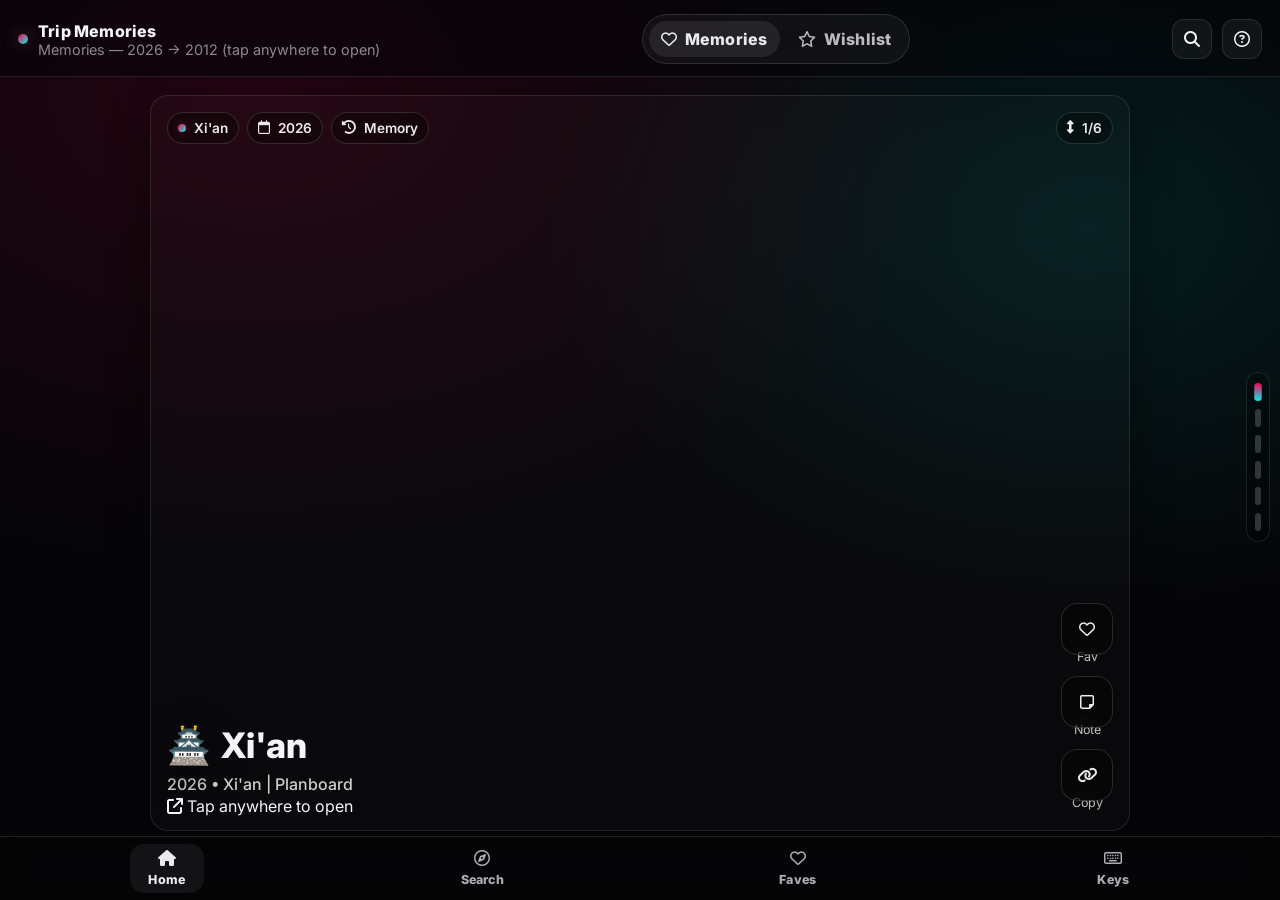
<file: Index.html>
<!doctype html>
<html lang="en">
<head>
  <meta charset="utf-8" />
  <meta name="viewport" content="width=device-width, initial-scale=1, viewport-fit=cover" />
  <meta name="description" content="A TikTok-style memories + wishlist index for your travel pages." />
  <title>Trip Memories</title>

  <link rel="preconnect" href="https://fonts.googleapis.com">
  <link rel="preconnect" href="https://fonts.gstatic.com" crossorigin>
  <link href="https://fonts.googleapis.com/css2?family=Inter:wght@400;500;600;700;800&display=swap" rel="stylesheet">
  <link href="https://cdnjs.cloudflare.com/ajax/libs/font-awesome/6.4.0/css/all.min.css" rel="stylesheet"/>

  <style>
    :root{
      --bg:#050508;
      --text:#F5F5FA;
      --muted: rgba(245,245,250,.72);
      --muted2: rgba(245,245,250,.55);
      --accent:#ff0050;
      --accent2:#00f2ea;
      --line: rgba(255,255,255,.10);
      --radius: 18px;
      --shadow: 0 18px 40px rgba(0,0,0,.45);

      --safe-top: env(safe-area-inset-top, 0px);
      --safe-bottom: env(safe-area-inset-bottom, 0px);
    }

    *{ box-sizing:border-box; }
    html, body{ height:100%; }
    body{
      margin:0;
      font-family: Inter, system-ui, -apple-system, Segoe UI, Roboto, sans-serif;
      background: radial-gradient(1200px 800px at 20% 10%, rgba(255,0,80,.12), transparent 60%),
                  radial-gradient(1000px 700px at 85% 25%, rgba(0,242,234,.10), transparent 55%),
                  var(--bg);
      color:var(--text);
      overflow:hidden;
    }
    a{ color:inherit; text-decoration:none; }
    button{ font:inherit; }

    .app{ height:100%; display:flex; flex-direction:column; }

    .topbar{
      padding: calc(14px + var(--safe-top)) 18px 12px;
      display:flex;
      align-items:center;
      justify-content:space-between;
      gap:12px;
      border-bottom: 1px solid var(--line);
      background: rgba(5,5,8,.55);
      backdrop-filter: blur(14px);
    }
    .brand{ display:flex; align-items:center; gap:10px; min-width:0; }
    .brand .dot{
      width:10px; height:10px; border-radius:50%;
      background: linear-gradient(135deg, var(--accent), var(--accent2));
      box-shadow: 0 0 18px rgba(255,0,80,.35), 0 0 18px rgba(0,242,234,.25);
      flex:0 0 auto;
    }
    .brand-wrap{ min-width:0; }
    .brand .title{ font-weight:800; letter-spacing:.2px; white-space:nowrap; overflow:hidden; text-overflow:ellipsis; }
    .brand .subtitle{ color: var(--muted2); font-size:.9rem; white-space:nowrap; overflow:hidden; text-overflow:ellipsis; }

    .actions{ display:flex; gap:10px; align-items:center; }
    .icon-btn{
      width:40px; height:40px;
      border-radius:12px;
      border:1px solid var(--line);
      background: rgba(255,255,255,.05);
      color: var(--text);
      display:grid; place-items:center;
      cursor:pointer;
      transition: transform .15s ease, background .15s ease;
    }
    .icon-btn:hover{ transform: translateY(-1px); background: rgba(255,255,255,.08); }

    /* Section toggle (Memories / Wishlist) */
    .seg{
      display:flex;
      gap:6px;
      padding: 6px;
      border-radius: 999px;
      border: 1px solid rgba(255,255,255,.12);
      background: rgba(255,255,255,.05);
      backdrop-filter: blur(14px);
      flex: 0 0 auto;
    }
    .seg-btn{
      border:none;
      background: transparent;
      color: rgba(245,245,250,.75);
      padding: 8px 12px;
      border-radius: 999px;
      cursor:pointer;
      font-weight: 800;
      letter-spacing:.2px;
      display:flex;
      align-items:center;
      gap:8px;
      transition: background .15s ease, color .15s ease;
    }
    .seg-btn.active{
      color: rgba(245,245,250,.95);
      background: rgba(255,255,255,.08);
    }

    .feed-wrap{ position:relative; flex:1; min-height:0; }
    .feed{
      height:100%;
      overflow-y:auto;
      scroll-snap-type: y mandatory;
      -webkit-overflow-scrolling: touch;
    }
    .post{
      height: calc(100vh - 64px - 64px - var(--safe-top) - var(--safe-bottom));
      min-height: 520px;
      scroll-snap-align: start;
      scroll-snap-stop: always;
      position:relative;
      display:flex;
      align-items:stretch;
      justify-content:center;
      padding: 18px;
    }
    .frame{
      width: min(980px, 100%);
      height: 100%;
      border-radius: var(--radius);
      position:relative;
      overflow:hidden;
      box-shadow: var(--shadow);
      border: 1px solid rgba(255,255,255,.10);
      background: rgba(255,255,255,.02);
    }
    .bg{ position:absolute; inset:0; transform: scale(1.02); filter: saturate(1.15) contrast(1.05); }
    .bg::after{
      content:'';
      position:absolute; inset:0;
      background: radial-gradient(900px 600px at 10% 20%, rgba(255,255,255,.08), transparent 55%),
                  linear-gradient(180deg, rgba(0,0,0,.15), rgba(0,0,0,.55));
      pointer-events:none;
    }

    .hud{
      position:absolute; inset:0;
      display:flex;
      flex-direction:column;
      justify-content:space-between;
      padding: 16px 16px 14px;
    }
    .hud-top{ display:flex; align-items:center; justify-content:space-between; gap:12px; }
    .chips{ display:flex; gap:8px; flex-wrap:wrap; }
    .chip{
      display:inline-flex;
      align-items:center;
      gap:8px;
      padding: 7px 10px;
      border-radius: 999px;
      background: rgba(0,0,0,.35);
      border: 1px solid rgba(255,255,255,.14);
      color: rgba(255,255,255,.92);
      font-weight: 600;
      font-size: .85rem;
      backdrop-filter: blur(8px);
    }
    .chip .pill{
      width:8px; height:8px; border-radius:50%;
      background: linear-gradient(135deg, var(--accent), var(--accent2));
      box-shadow: 0 0 10px rgba(255,0,80,.35);
    }
    .chip.wish .pill{
      background: linear-gradient(135deg, rgba(241,196,83,1), rgba(0,242,234,1));
      box-shadow: 0 0 12px rgba(241,196,83,.35);
    }

    .hud-bottom{ display:flex; align-items:flex-end; justify-content:space-between; gap:18px; }
    .caption{ max-width: 72ch; min-width:0; }
    .place{
      display:flex;
      align-items:center;
      gap:10px;
      font-weight: 800;
      font-size: clamp(1.35rem, 3.2vw, 2.2rem);
      letter-spacing:.2px;
      line-height:1.1;
    }
    .place .emoji{ filter: drop-shadow(0 10px 18px rgba(0,0,0,.45)); }
    .sub{ margin-top:10px; color: rgba(255,255,255,.80); font-weight:500; line-height:1.35; }

    .note-preview{
      margin-top: 10px;
      padding: 10px 12px;
      border-radius: 12px;
      background: rgba(0,0,0,.35);
      border: 1px solid rgba(255,255,255,.12);
      color: rgba(255,255,255,.78);
      display:none;
    }
    .note-preview.show{ display:block; }

    .open-pill{
      display:inline-flex;
      align-items:center;
      gap:10px;
      padding: 12px 14px;
      border-radius: 999px;
      border: 1px solid rgba(255,255,255,.16);
      background: rgba(0,0,0,.35);
      backdrop-filter: blur(10px);
      cursor:pointer;
      font-weight: 800;
      color: rgba(255,255,255,.92);
      margin-top: 14px;
      transition: transform .15s ease, background .15s ease;
    }
    .open-pill:hover{ transform: translateY(-1px); background: rgba(0,0,0,.45); }

    .right-rail{ display:flex; flex-direction:column; gap:12px; align-items:center; padding-bottom: 6px; }
    .rail-btn{
      width: 52px;
      height: 52px;
      border-radius: 16px;
      border: 1px solid rgba(255,255,255,.14);
      background: rgba(0,0,0,.32);
      color: rgba(255,255,255,.92);
      display:grid;
      place-items:center;
      cursor:pointer;
      backdrop-filter: blur(10px);
      transition: transform .15s ease, background .15s ease;
    }
    .rail-btn:hover{ transform: translateY(-1px); background: rgba(0,0,0,.42); }
    .rail-label{ font-size:.78rem; color: rgba(255,255,255,.75); text-align:center; margin-top: -6px; }

    .dots{
      position:absolute;
      right: 10px;
      top: 50%;
      transform: translateY(-50%);
      display:flex;
      flex-direction:column;
      gap:8px;
      z-index: 10;
      padding: 10px 8px;
      border-radius: 999px;
      background: rgba(0,0,0,.22);
      border: 1px solid rgba(255,255,255,.10);
      backdrop-filter: blur(10px);
    }
    .dot{ width: 6px; height: 18px; border-radius: 999px; background: rgba(255,255,255,.18); cursor:pointer; transition: background .15s ease, transform .15s ease; }
    .dot.active{ background: linear-gradient(180deg, var(--accent), var(--accent2)); transform: scaleX(1.25); }
    .dot.active.wish{ background: linear-gradient(180deg, rgba(241,196,83,1), rgba(0,242,234,1)); }

    .bottomnav{
      height: calc(64px + var(--safe-bottom));
      padding: 10px 14px calc(10px + var(--safe-bottom));
      border-top: 1px solid var(--line);
      background: rgba(5,5,8,.60);
      backdrop-filter: blur(14px);
      display:flex;
      align-items:center;
      justify-content:space-around;
      gap:10px;
    }
    .navbtn{
      min-width: 74px;
      border: none;
      background: transparent;
      color: rgba(245,245,250,.70);
      display:flex;
      flex-direction:column;
      gap:6px;
      align-items:center;
      justify-content:center;
      cursor:pointer;
      padding: 6px 10px;
      border-radius: 14px;
      transition: background .15s ease, color .15s ease;
    }
    .navbtn.active{ color: rgba(245,245,250,.95); background: rgba(255,255,255,.06); }
    .navbtn .label{ font-size:.78rem; font-weight:800; letter-spacing:.2px; }

    /* Modal */
    .modal-backdrop{
      position:fixed; inset:0;
      background: rgba(0,0,0,.55);
      display:none;
      align-items:flex-end;
      justify-content:center;
      z-index: 50;
    }
    .modal-backdrop.show{ display:flex; }
    .modal{
      width: min(760px, 100%);
      border-radius: 18px 18px 0 0;
      border: 1px solid rgba(255,255,255,.14);
      background: rgba(10,10,18,.92);
      backdrop-filter: blur(16px);
      box-shadow: 0 -20px 40px rgba(0,0,0,.45);
      padding: 14px 14px 18px;
    }
    .modal-handle{ width: 44px; height: 5px; border-radius: 999px; background: rgba(255,255,255,.18); margin: 6px auto 12px; }
    .modal-head{ display:flex; align-items:center; justify-content:space-between; gap:12px; padding: 0 4px 12px; border-bottom: 1px solid rgba(255,255,255,.08); }
    .modal-title{ font-weight: 900; }
    .modal-close{
      width: 40px; height: 40px;
      border-radius: 12px;
      border: 1px solid rgba(255,255,255,.14);
      background: rgba(255,255,255,.06);
      color: rgba(255,255,255,.92);
      cursor:pointer;
    }

    .field{ margin-top: 14px; display:flex; gap:10px; align-items:center; }
    .input{
      flex:1;
      border-radius: 14px;
      border: 1px solid rgba(255,255,255,.14);
      background: rgba(0,0,0,.25);
      color: rgba(255,255,255,.92);
      padding: 12px 14px;
      outline:none;
    }
    .btn{
      border-radius: 14px;
      border: 1px solid rgba(255,255,255,.14);
      background: linear-gradient(135deg, rgba(255,0,80,.35), rgba(0,242,234,.25));
      color: rgba(255,255,255,.92);
      padding: 12px 14px;
      cursor:pointer;
      font-weight: 900;
    }
    .btn.wish{ background: linear-gradient(135deg, rgba(241,196,83,.30), rgba(0,242,234,.22)); }

    .list{ margin-top: 14px; display:flex; flex-direction:column; gap:10px; max-height: 52vh; overflow:auto; padding-right: 4px; }
    .row{
      display:flex;
      align-items:center;
      justify-content:space-between;
      gap:12px;
      padding: 12px 12px;
      border-radius: 14px;
      border: 1px solid rgba(255,255,255,.10);
      background: rgba(255,255,255,.05);
    }
    .row-left{ min-width:0; }
    .row-title{ font-weight: 900; }
    .row-sub{ color: rgba(255,255,255,.70); font-size:.9rem; white-space:nowrap; overflow:hidden; text-overflow:ellipsis; }
    .row-open{
      border-radius: 12px;
      border: 1px solid rgba(255,255,255,.16);
      background: rgba(0,0,0,.22);
      color: rgba(255,255,255,.92);
      padding: 10px 12px;
      cursor:pointer;
      font-weight: 900;
      white-space:nowrap;
    }

    @media (max-width: 520px){
      .post{ padding: 12px; }
      .dots{ right: 6px; }
    }

    @media (prefers-reduced-motion: reduce){
      *{ scroll-behavior:auto !important; transition:none !important; animation:none !important; }
    }
  </style>
</head>
<body>
  <div class="app">
    <header class="topbar">
      <div class="brand">
        <div class="dot" aria-hidden="true"></div>
        <div class="brand-wrap">
          <div class="title">Trip Memories</div>
          <div class="subtitle" id="brandSubtitle">Swipe your pages like a feed</div>
        </div>
      </div>

      <div class="seg" role="tablist" aria-label="Section">
        <button class="seg-btn active" id="segMem" role="tab" aria-selected="true"><i class="fa-regular fa-heart"></i>Memories</button>
        <button class="seg-btn" id="segWish" role="tab" aria-selected="false"><i class="fa-regular fa-star"></i>Wishlist</button>
      </div>

      <div class="actions">
        <button class="icon-btn" id="btnSearch" title="Search / Jump"><i class="fa-solid fa-magnifying-glass"></i></button>
        <button class="icon-btn" id="btnHelp" title="Shortcuts"><i class="fa-regular fa-circle-question"></i></button>
      </div>
    </header>

    <div class="feed-wrap">
      <div class="dots" id="dots" aria-label="Feed progress"></div>
      <main class="feed" id="feed" aria-label="Trip feed"></main>
    </div>

    <nav class="bottomnav" aria-label="Bottom navigation">
      <button class="navbtn active" id="navHome"><i class="fa-solid fa-house"></i><span class="label">Home</span></button>
      <button class="navbtn" id="navSearch"><i class="fa-regular fa-compass"></i><span class="label">Search</span></button>
      <button class="navbtn" id="navFav"><i class="fa-regular fa-heart"></i><span class="label">Faves</span></button>
      <button class="navbtn" id="navKeys"><i class="fa-regular fa-keyboard"></i><span class="label">Keys</span></button>
    </nav>
  </div>

  <!-- Modal -->
  <div class="modal-backdrop" id="modalBackdrop" role="dialog" aria-modal="true" aria-hidden="true">
    <div class="modal">
      <div class="modal-handle" aria-hidden="true"></div>
      <div class="modal-head">
        <div class="modal-title" id="modalTitle">Search</div>
        <button class="modal-close" id="modalClose" aria-label="Close"><i class="fa-solid fa-xmark"></i></button>
      </div>

      <div class="field" id="searchField">
        <input class="input" id="searchInput" placeholder="Type a place or year (e.g., Bali, 2026)..." />
        <button class="btn" id="searchClear">Clear</button>
      </div>

      <div class="field" id="noteField" style="display:none;">
        <input class="input" id="noteInput" placeholder="Write a quick memory (saved locally)..." />
        <button class="btn" id="noteSave">Save</button>
      </div>

      <div class="list" id="modalList"></div>
    </div>
  </div>

  <script>
/**
 * This index is driven by manifest.json (so you can add/remove pages without editing Index.html).
 * Notes:
 * - If you open Index.html directly via file://, browsers may block fetch(). This page will fall back to DEFAULT_MANIFEST.
 * - For best results, run a local server:  python -m http.server 8000  and open http://localhost:8000/
 */
let PAGES = [];

const DEFAULT_MANIFEST = {
  "memories": [
    {
      "file": "pages/2026_Xian.html",
      "cover": "covers/2026_Xian.png",
      "place": "Xi'an",
      "year": 2026
    },
    {
      "file": "pages/2024_KL.html",
      "cover": "covers/2024_KL.png",
      "place": "Kuala Lumpur",
      "year": 2024
    },
    {
      "file": "pages/2018_Phuket.html",
      "cover": "covers/2018_Phuket.png",
      "place": "Phuket",
      "year": 2018
    },
    {
      "file": "pages/2016_HK.html",
      "cover": "covers/2016_HK.png",
      "place": "Hong Kong",
      "year": 2016
    },
    {
      "file": "pages/2014_Macau.html",
      "cover": "covers/2014_Macau.png",
      "place": "Macau",
      "year": 2014
    },
    {
      "file": "pages/2012_Taiwan.html",
      "cover": "covers/2012_Taiwan.png",
      "place": "Taiwan",
      "year": 2012
    }
  ],
  "wishlist": [
    {
      "file": "pages/XXXX_Bali.html",
      "cover": "covers/XXXX_Bali.png",
      "place": "Bali"
    },
    {
      "file": "pages/XXXX_Chongqing.html",
      "cover": "covers/XXXX_Chongqing.png",
      "place": "Chongqing"
    },
    {
      "file": "pages/XXXX_Mexico.html",
      "cover": "covers/XXXX_Mexico.png",
      "place": "Mexico"
    },
    {
      "file": "pages/XXXX_Saigon.html",
      "cover": "covers/XXXX_Saigon.png",
      "place": "Saigon"
    }
  ],
  "coversDir": "covers"
};

async function loadManifest() {
  try {
    const res = await fetch("manifest.json", { cache: "no-store" });
    if (!res.ok) throw new Error("manifest fetch failed: " + res.status);
    const data = await res.json();
    if (!data || !Array.isArray(data.memories) || !Array.isArray(data.wishlist)) throw new Error("bad manifest shape");
    return data;
  } catch (e) {
    console.warn("Using DEFAULT_MANIFEST (manifest.json couldn't be loaded).", e);
    return DEFAULT_MANIFEST;
  }
}

function baseName(file){
  const s = String(file || "");
  const parts = s.split("/");
  return parts[parts.length - 1] || s;
}

function fileStem(file) {
  return baseName(file).replace(/\.[^.]+$/, "");
}

function parseYearFromFile(file) {
  const m = baseName(file).match(/^(\d{4})_/);
  return m ? Number(m[1]) : null;
}

function parsePlaceFromFile(file) {
  const stem = fileStem(file);
  let s = stem.replace(/^\d{4}_/, "").replace(/^XXXX_/i, "");
  s = s.replace(/_/g, " ").trim();
  return s || stem;
}

function isPlannedFile(file) {
  return /^XXXX_/i.test(baseName(file));
}

function bgFor(place) {
  const key = String(place || "").toLowerCase();
  let a = "rgba(0,168,255,.22)", b = "rgba(255,71,87,.18)";
  if (key.includes("saigon")) { a="rgba(0,206,201,.30)"; b="rgba(108,92,231,.28)"; }
  else if (key.includes("xian") || key.includes("xi'an")) { a="rgba(37,117,252,.28)"; b="rgba(106,17,203,.26)"; }
  else if (key.includes("bali")) { a="rgba(42,157,143,.28)"; b="rgba(231,111,81,.22)"; }
  else if (key.includes("chong")) { a="rgba(0,255,255,.22)"; b="rgba(255,0,128,.20)"; }
  else if (key.includes("mex")) { a="rgba(230,57,70,.20)"; b="rgba(244,162,97,.18)"; }
  else if (key === "kl" || key.includes("kuala lumpur")) { a="rgba(0,168,255,.22)"; b="rgba(138,43,226,.18)"; }
  else if (key.includes("taiwan")) { a="rgba(0,242,234,.18)"; b="rgba(255,0,80,.14)"; }
  else if (key.includes("macau")) { a="rgba(255,193,7,.18)"; b="rgba(255,0,80,.12)"; }
  else if (key === "hk" || key.includes("hong kong")) { a="rgba(0,168,255,.18)"; b="rgba(255,0,128,.12)"; }
  else if (key.includes("phuket")) { a="rgba(42,157,143,.18)"; b="rgba(244,162,97,.14)"; }

  const base = "#050508";
  return `radial-gradient(1200px 800px at 20% 30%, ${a}, transparent 60%),
          radial-gradient(900px 700px at 85% 20%, ${b}, transparent 55%),
          linear-gradient(180deg, ${base}, #0a0a0f 60%, #040406)`;
}

function emojiFor(place) {
  const key = String(place || "").toLowerCase();
  if (key.includes("saigon")) return "🛵";
  if (key.includes("xian") || key.includes("xi'an")) return "🏯";
  if (key.includes("bali")) return "🌴";
  if (key.includes("chong")) return "🌉";
  if (key.includes("mex")) return "🌮";
  if (key === "kl" || key.includes("kuala lumpur")) return "🏙️";
  if (key.includes("taiwan")) return "🧋";
  if (key.includes("macau")) return "🎲";
  if (key === "hk" || key.includes("hong kong")) return "🌃";
  if (key.includes("phuket")) return "🏝️";
  return "📍";
}

function coverFor(manifest, file) {
  const dir = (manifest && manifest.coversDir) ? String(manifest.coversDir) : "covers";
  const d = dir.replace(/\/+$/,"");
  const stem = fileStem(file);
  if (!d || d === ".") return `${stem}.png`;
  return `${d}/${stem}.png`;
}

function normalizeEntry(x) {
  if (typeof x === "string") return { file: x };
  if (x && typeof x === "object" && x.file) return x;
  return null;
}

async function getTitleFromPage(file) {
  try {
    const res = await fetch(file, { cache: "no-store" });
    if (!res.ok) throw new Error("fetch failed");
    const text = await res.text();
    const doc = new DOMParser().parseFromString(text, "text/html");
    return (doc && doc.title) ? doc.title.trim() : null;
  } catch {
    return null;
  }
}

async function buildPagesFromManifest(man) {
  const pages = [];
  const add = (entry, section) => {
    const file = entry.file;
    const place = entry.place || parsePlaceFromFile(file);
    const year = entry.year ?? parseYearFromFile(file);
    const planned = isPlannedFile(file);
    pages.push({
      id: file,
      file,
      place,
      year,
      subtitle: entry.subtitle || entry.title || file,
      emoji: entry.emoji || emojiFor(place),
      bg: entry.bg || bgFor(place),
      section,
      planned,
      cover: entry.cover || coverFor(man, file),
    });
  };

  const mem = (man.memories || []).map(normalizeEntry).filter(Boolean);
  // Ensure Memories show newest -> oldest (even if manifest/default is out of order)
  mem.sort((a,b) => {
    const ay = (a && (a.year ?? parseYearFromFile(a.file))) ?? -1;
    const by = (b && (b.year ?? parseYearFromFile(b.file))) ?? -1;
    if (by !== ay) return by - ay;
    const ap = String(a.place || parsePlaceFromFile(a.file) || "");
    const bp = String(b.place || parsePlaceFromFile(b.file) || "");
    return bp.localeCompare(ap);
  });
  const wish = (man.wishlist || []).map(normalizeEntry).filter(Boolean);

  mem.forEach(e => add(e, "memories"));
  wish.forEach(e => add(e, "wishlist"));

  await Promise.all(pages.map(async p => {
    if (!p.subtitle || p.subtitle === p.file) {
      const t = await getTitleFromPage(p.file);
      if (t) p.subtitle = t;
    }
  }));

  return pages;
}

const LS_SECTION = 'trip_memories_section_v5';
const LS_FAV = 'trip_memories_favs_v5';
const LS_NOTES = 'trip_memories_notes_v5';

const feed = document.getElementById('feed');
const dots = document.getElementById('dots');

const segMem = document.getElementById('segMem');
const segWish = document.getElementById('segWish');
const brandSubtitle = document.getElementById('brandSubtitle');

const btnSearch = document.getElementById('btnSearch');
const btnHelp = document.getElementById('btnHelp');

const navHome = document.getElementById('navHome');
const navSearch = document.getElementById('navSearch');
const navFav = document.getElementById('navFav');
const navKeys = document.getElementById('navKeys');

const modalBackdrop = document.getElementById('modalBackdrop');
const modalTitle = document.getElementById('modalTitle');
const modalList = document.getElementById('modalList');
const modalClose = document.getElementById('modalClose');

const searchField = document.getElementById('searchField');
const searchInput = document.getElementById('searchInput');
const searchClear = document.getElementById('searchClear');

const noteField = document.getElementById('noteField');
const noteInput = document.getElementById('noteInput');
const noteSave = document.getElementById('noteSave');

const state = {
  section: localStorage.getItem(LS_SECTION) || 'memories',
  favs: new Set(JSON.parse(localStorage.getItem(LS_FAV) || '[]')),
  notes: JSON.parse(localStorage.getItem(LS_NOTES) || '{}'),
  noteEditingId: null,
};

function setActiveNav(btn){
  [navHome, navSearch, navFav, navKeys].forEach(b => b.classList.remove('active'));
  btn.classList.add('active');
}

function saveFavs(){ localStorage.setItem(LS_FAV, JSON.stringify(Array.from(state.favs))); }
function saveNotes(){ localStorage.setItem(LS_NOTES, JSON.stringify(state.notes)); }
function saveSection(){ localStorage.setItem(LS_SECTION, state.section); }

function escapeHtml(s){
  return (s || '').replace(/[&<>"']/g, c => ({'&':'&amp;','<':'&lt;','>':'&gt;','"':'&quot;',"'":'&#39;'})[c]);
}

function sectionFor(page){
  return page && page.section ? page.section : 'hidden';
}

function currentList(){
  return PAGES.filter(p => sectionFor(p) === state.section);
}

function updateSectionUI(){
  const isWish = state.section === 'wishlist';
  segMem.classList.toggle('active', !isWish);
  segWish.classList.toggle('active', isWish);
  segMem.setAttribute('aria-selected', String(!isWish));
  segWish.setAttribute('aria-selected', String(isWish));
  brandSubtitle.textContent = isWish
    ? "Wishlist — XXXX_* (tap anywhere to open)"
    : "Memories — 2026 → 2012 (tap anywhere to open)";
}

function openInNewTab(file){
  window.open(file, '_blank', 'noopener');
}

function buildPost(page, idx, total){
  const isFav = state.favs.has(page.id);
  const isWish = (sectionFor(page) === 'wishlist');
  const isPlanned = !!page.planned;

  const section = document.createElement('section');
  section.className = 'post';
  section.dataset.id = page.id;

  const placeLabel = page.place.replace('Xian', "Xi'an");

  section.innerHTML = `
    <div class="frame" role="button" tabindex="0" aria-label="Open ${escapeHtml(placeLabel)} in a new tab">
      <div class="bg-gradient" style="background:${page.bg}"></div>
      <div class="bg-cover" style="background-image:url('${page.cover}');"></div>
      <div class="bg-overlay"></div>

      <div class="hud">
        <div class="hud-top">
          <div class="chips">
            <div class="chip"><span class="pill"></span><span>${escapeHtml(placeLabel)}</span></div>
            ${page.year ? `<div class="chip"><i class="fa-regular fa-calendar"></i><span>${page.year}</span></div>` : ''}
            ${isWish
                ? (isPlanned
                    ? `<div class="chip tag-plan"><span class="pill"></span><span>Planned (XXXX)</span></div>`
                    : `<div class="chip tag-wish"><span class="pill"></span><span>Wishlist</span></div>`)
                : `<div class="chip"><i class="fa-solid fa-clock-rotate-left"></i><span>Memory</span></div>`}
          </div>
          <div class="chip" title="Tip: Use ↑/↓ keys to move">
            <i class="fa-solid fa-up-down"></i><span>${idx+1}/${total}</span>
          </div>
        </div>

        <div class="hud-bottom">
          <div class="caption">
            <div class="place">
              <span class="emoji" aria-hidden="true">${page.emoji}</span>
              <span>${escapeHtml(placeLabel)}</span>
            </div>
            <div class="sub">${escapeHtml(page.subtitle || "")}</div>
            <div class="hint"><i class="fa-solid fa-arrow-up-right-from-square"></i> Tap anywhere to open</div>
          </div>

          <div class="right-rail" aria-label="Actions">
            <div>
              <button class="rail-btn" data-action="fav" aria-label="Favorite">
                <i class="${isFav ? 'fa-solid' : 'fa-regular'} fa-heart"></i>
              </button>
              <div class="rail-label">${isFav ? 'Faved' : 'Fav'}</div>
            </div>

            <div>
              <button class="rail-btn" data-action="note" aria-label="Add note">
                <i class="fa-regular fa-note-sticky"></i>
              </button>
              <div class="rail-label">Note</div>
            </div>

            <div>
              <button class="rail-btn" data-action="share" aria-label="Copy link">
                <i class="fa-solid fa-link"></i>
              </button>
              <div class="rail-label">Copy</div>
            </div>
          </div>
        </div>
      </div>
    </div>
  `;

  const frame = section.querySelector('.frame');

  frame.addEventListener('click', async (e) => {
    const btn = e.target.closest('button[data-action]');
    if (btn) {
      e.preventDefault();
      e.stopPropagation();
      const action = btn.dataset.action;

      if (action === 'fav') {
        if (state.favs.has(page.id)) state.favs.delete(page.id);
        else state.favs.add(page.id);
        saveFavs();
        const icon = btn.querySelector('i');
        const label = btn.parentElement.querySelector('.rail-label');
        const isNowFav = state.favs.has(page.id);
        icon.className = `${isNowFav ? 'fa-solid' : 'fa-regular'} fa-heart`;
        label.textContent = isNowFav ? 'Faved' : 'Fav';
        btn.animate([{transform:'scale(1)'},{transform:'scale(1.08)'},{transform:'scale(1)'}], {duration:180});
        return;
      }

      if (action === 'share') {
        const url = new URL(page.file, window.location.href).href;
        try {
          await navigator.clipboard.writeText(url);
          toast('Link copied');
        } catch {
          prompt('Copy this link:', url);
        }
        return;
      }

      if (action === 'note') {
        openNoteModal(page.id);
        return;
      }
      return;
    }

    openInNewTab(page.file);
  });

  frame.addEventListener('keydown', (e) => {
    if (e.key === 'Enter' || e.key === ' ') {
      e.preventDefault();
      openInNewTab(page.file);
    }
  });

  return section;
}

function renderFeed(){
  const list = currentList();
  feed.innerHTML = '';
  dots.innerHTML = '';

  if (!list.length) {
    feed.innerHTML = `
      <div style="padding:24px; color: rgba(255,255,255,.75);">
        No pages in this section. Update <b>manifest.json</b>.
      </div>
    `;
    return;
  }

  list.forEach((p, idx) => {
    feed.appendChild(buildPost(p, idx, list.length));
    const d = document.createElement('div');
    d.className = 'dot';
    d.title = p.place + (sectionFor(p)==='wishlist' ? ' (Wishlist)' : ' (Memory)');
    d.addEventListener('click', () => scrollToIndex(idx));
    dots.appendChild(d);
  });

  updateDots();
  setTimeout(() => scrollToIndex(0), 0);
}

function getPosts(){ return Array.from(feed.querySelectorAll('.post')); }

function getVisibleIndex(){
  const posts = getPosts();
  if (!posts.length) return 0;

  const rect = feed.getBoundingClientRect();
  const mid = rect.top + rect.height * 0.35;

  let bestIdx = 0;
  let bestDist = Infinity;
  posts.forEach((p, idx) => {
    const r = p.getBoundingClientRect();
    const dist = Math.abs(r.top - mid);
    if (dist < bestDist) {
      bestDist = dist;
      bestIdx = idx;
    }
  });
  return bestIdx;
}

function updateDots(){
  const idx = getVisibleIndex();
  const list = currentList();

  Array.from(dots.querySelectorAll('.dot')).forEach((d, i) => {
    const p = list[i];
    const isActive = i === idx;
    d.classList.toggle('active', isActive);
    d.classList.toggle('wish', isActive && sectionFor(p)==='wishlist' && !p?.planned);
    d.classList.toggle('plan', isActive && sectionFor(p)==='wishlist' && !!p?.planned);
  });
}

function scrollToIndex(idx){
  const posts = getPosts();
  const el = posts[idx];
  if (!el) return;
  el.scrollIntoView({behavior:'smooth', block:'start'});
}

// Toast
let toastTimer = null;
function toast(msg){
  let el = document.getElementById('toast');
  if (!el) {
    el = document.createElement('div');
    el.id = 'toast';
    el.style.cssText = `
      position: fixed;
      left: 50%;
      bottom: calc(84px + var(--safe-bottom));
      transform: translateX(-50%);
      background: rgba(0,0,0,.70);
      border: 1px solid rgba(255,255,255,.14);
      padding: 10px 12px;
      border-radius: 999px;
      color: rgba(255,255,255,.92);
      font-weight: 900;
      backdrop-filter: blur(10px);
      z-index: 60;
      box-shadow: 0 10px 30px rgba(0,0,0,.45);
    `;
    document.body.appendChild(el);
  }
  el.textContent = msg;
  el.style.opacity = '1';
  clearTimeout(toastTimer);
  toastTimer = setTimeout(() => el.style.opacity = '0', 1200);
}

// Modal helpers
function openModal(title){
  modalTitle.textContent = title;
  modalBackdrop.classList.add('show');
  modalBackdrop.setAttribute('aria-hidden', 'false');
  document.body.style.overflow = 'hidden';
}
function closeModal(){
  modalBackdrop.classList.remove('show');
  modalBackdrop.setAttribute('aria-hidden', 'true');
  document.body.style.overflow = 'hidden';
  state.noteEditingId = null;
  noteInput.value = '';
}

modalBackdrop.addEventListener('click', (e) => {
  if (e.target === modalBackdrop) closeModal();
});
modalClose.addEventListener('click', closeModal);

// Search modal
function openSearchModal(){
  searchField.style.display = '';
  noteField.style.display = 'none';
  openModal(state.section === 'wishlist' ? 'Search Wishlist' : 'Search Memories');
  searchInput.value = '';
  searchInput.focus();
  renderSearchList('');
}

function renderSearchList(q){
  const query = (q || '').trim().toLowerCase();
  const list = currentList().filter(t => {
    if (!query) return true;
    return (t.place + ' ' + (t.year || '') + ' ' + t.subtitle).toLowerCase().includes(query);
  });
  modalList.innerHTML = '';
  list.forEach(t => {
    const row = document.createElement('div');
    row.className = 'row';
    const placeLabel = t.place.replace('Xian', "Xi'an");
    const tag = sectionFor(t)==='wishlist' ? (t.planned ? ' · Planned (XXXX)' : ' · Wishlist') : ' · Memory';
    row.innerHTML = `
      <div class="row-left">
        <div class="row-title">${escapeHtml(placeLabel)}${t.year ? ` · ${t.year}` : ''}${tag}</div>
        <div class="row-sub">${escapeHtml(t.subtitle)}</div>
      </div>
      <button class="row-open"><i class="fa-solid fa-arrow-right"></i> Jump</button>
    `;
    row.querySelector('button').addEventListener('click', () => {
      closeModal();
      const idx = currentList().findIndex(x => x.id === t.id);
      if (idx >= 0) scrollToIndex(idx);
    });
    modalList.appendChild(row);
  });
  if (!list.length) {
    const empty = document.createElement('div');
    empty.style.cssText = 'padding:14px;color:rgba(255,255,255,.7);';
    empty.textContent = 'No matches.';
    modalList.appendChild(empty);
  }
}

searchInput.addEventListener('input', () => renderSearchList(searchInput.value));
searchClear.addEventListener('click', () => {
  searchInput.value = '';
  renderSearchList('');
  searchInput.focus();
});

// Notes
function openNoteModal(id){
  state.noteEditingId = id;
  searchField.style.display = 'none';
  noteField.style.display = '';
  openModal('Add a note');
  noteInput.value = (state.notes[id] || '');
  noteInput.focus();
  modalList.innerHTML = `
    <div class="row">
      <div class="row-left">
        <div class="row-title">Saved locally</div>
        <div class="row-sub">Notes live in your browser (localStorage).</div>
      </div>
    </div>
  `;
}

noteSave.addEventListener('click', () => {
  const id = state.noteEditingId;
  if (!id) return;
  const val = (noteInput.value || '').trim();
  if (val) state.notes[id] = val;
  else delete state.notes[id];
  saveNotes();
  closeModal();
  toast(val ? 'Note saved' : 'Note cleared');
});

function openFavs(){
  setActiveNav(navFav);
  searchField.style.display = 'none';
  noteField.style.display = 'none';
  openModal('Favorites');
  modalList.innerHTML = '';
  const favList = PAGES.filter(t => state.favs.has(t.id) && sectionFor(t) !== 'hidden');
  if (!favList.length) {
    modalList.innerHTML = `<div style="padding:14px;color:rgba(255,255,255,.7);">No favorites yet. Tap the heart on any page.</div>`;
    return;
  }
  favList.forEach(t => {
    const row = document.createElement('div');
    row.className = 'row';
    const placeLabel = t.place.replace('Xian', "Xi'an");
    const tag = sectionFor(t)==='wishlist' ? (t.planned ? ' · Planned (XXXX)' : ' · Wishlist') : ' · Memory';
    row.innerHTML = `
      <div class="row-left">
        <div class="row-title">${escapeHtml(placeLabel)}${t.year ? ` · ${t.year}` : ''}${tag}</div>
        <div class="row-sub">${escapeHtml(t.subtitle)}</div>
      </div>
      <button class="row-open"><i class="fa-solid fa-location-arrow"></i> Jump</button>
    `;
    row.querySelector('button').addEventListener('click', () => {
      const sec = sectionFor(t);
      if (state.section !== sec) {
        state.section = sec;
        saveSection();
        updateSectionUI();
        renderFeed();
      }
      closeModal();
      const idx = currentList().findIndex(x => x.id === t.id);
      if (idx >= 0) scrollToIndex(idx);
    });
    modalList.appendChild(row);
  });
}

function switchTo(section){
  if (state.section === section) return;
  state.section = section;
  saveSection();
  updateSectionUI();
  renderFeed();
  setActiveNav(navHome);
}

segMem.addEventListener('click', () => switchTo('memories'));
segWish.addEventListener('click', () => switchTo('wishlist'));

btnSearch.addEventListener('click', openSearchModal);

btnHelp.addEventListener('click', () => {
  searchField.style.display = 'none';
  noteField.style.display = 'none';
  openModal('Shortcuts');
  modalList.innerHTML = `
    <div class="row">
      <div class="row-left">
        <div class="row-title">Keyboard</div>
        <div class="row-sub">↑/↓ move · Enter open · / search · M/W switch · Esc close</div>
      </div>
    </div>
    <div class="row">
      <div class="row-left">
        <div class="row-title">Manifest</div>
        <div class="row-sub">Edit <b>manifest.json</b> to control Memories vs Wishlist.</div>
      </div>
    </div>
  `;
});

navHome.addEventListener('click', () => {
  setActiveNav(navHome);
  scrollToIndex(0);
});
navSearch.addEventListener('click', () => {
  setActiveNav(navSearch);
  openSearchModal();
});
navFav.addEventListener('click', openFavs);
navKeys.addEventListener('click', () => {
  setActiveNav(navKeys);
  btnHelp.click();
});

document.addEventListener('keydown', (e) => {
  if (modalBackdrop.classList.contains('show')) return;

  if (e.key === '/') {
    e.preventDefault();
    openSearchModal();
    return;
  }
  if (e.key.toLowerCase() === 'm') switchTo('memories');
  if (e.key.toLowerCase() === 'w') switchTo('wishlist');

  if (e.key === 'Enter') {
    const idx = getVisibleIndex();
    const list = currentList();
    const page = list[idx];
    if (page) openInNewTab(page.file);
    return;
  }
  if (e.key === 'ArrowDown') {
    e.preventDefault();
    scrollToIndex(getVisibleIndex() + 1);
    return;
  }
  if (e.key === 'ArrowUp') {
    e.preventDefault();
    scrollToIndex(getVisibleIndex() - 1);
    return;
  }
  if (e.key === 'Escape') closeModal();
});

let scrollRaf = null;
feed.addEventListener('scroll', () => {
  if (scrollRaf) return;
  scrollRaf = requestAnimationFrame(() => {
    scrollRaf = null;
    updateDots();
  });
});

// Boot
(async function boot(){
  const man = await loadManifest();
  PAGES = await buildPagesFromManifest(man);

  const available = new Set(PAGES.map(p => p.section));
  if (!available.has(state.section)) state.section = available.has("memories") ? "memories" : "wishlist";

  updateSectionUI();
  renderFeed();
})();
</script>
</body>
</html>
</file>
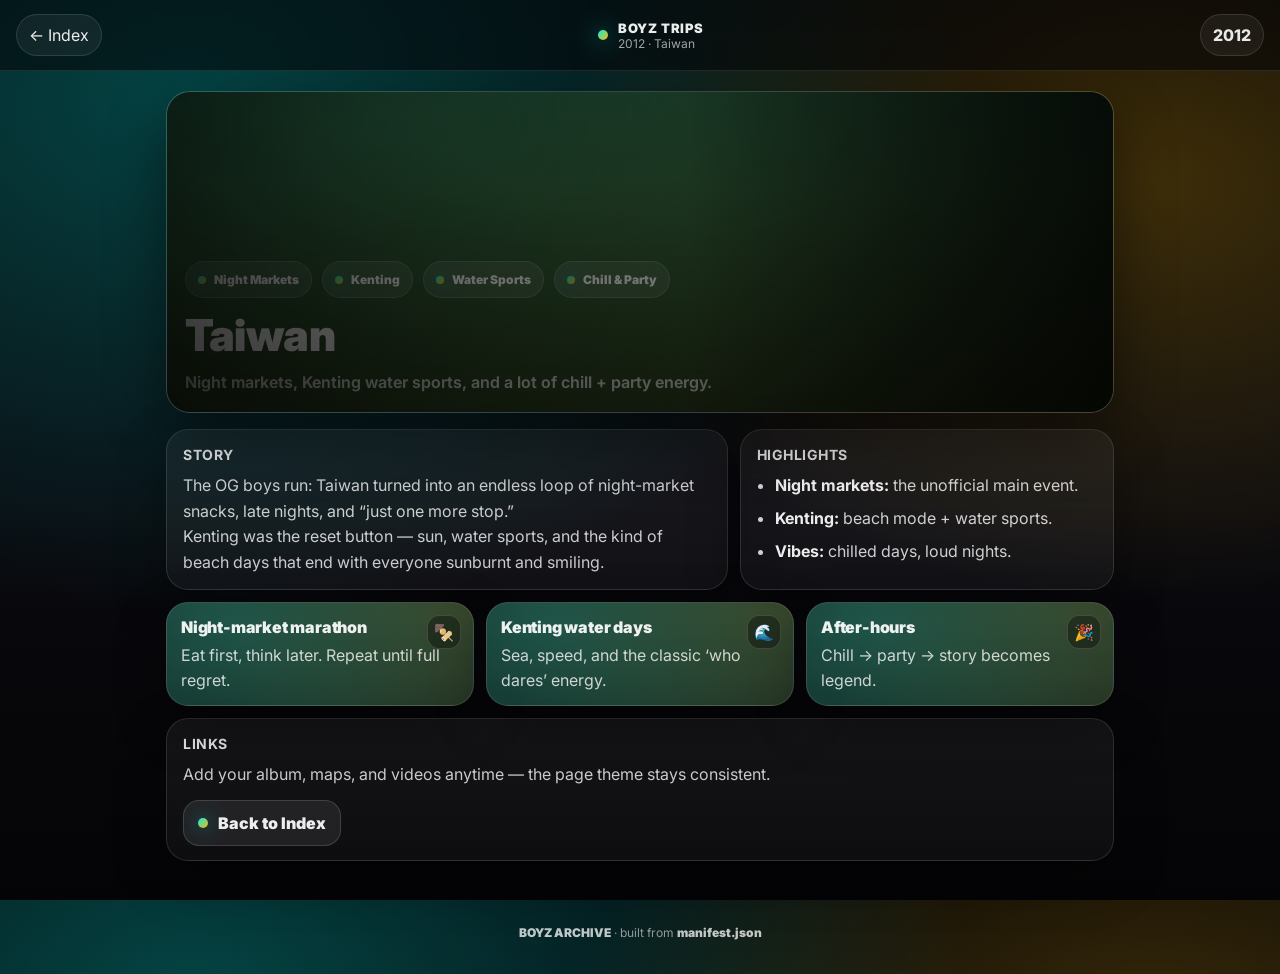
<file: pages/2012_Taiwan.html>
<!doctype html>
<html lang="en">
<head>
  <meta charset="utf-8">
  <meta name="viewport" content="width=device-width, initial-scale=1">
  <title>2012 • Taiwan — BOYZ TRIP</title>
  <meta name="color-scheme" content="dark">
  <link rel="preconnect" href="https://fonts.googleapis.com">
  <link rel="preconnect" href="https://fonts.gstatic.com" crossorigin>
  <link href="https://fonts.googleapis.com/css2?family=Inter:wght@400;650;800;900&display=swap" rel="stylesheet">
  <link rel="stylesheet" href="../css/boyz_memories.css">
  <link rel="stylesheet" href="../css/2012_Taiwan.css">
</head>
<body>
  <header class="topbar">
    <a class="back" href="../index.html" aria-label="Back to index">← Index</a>

    <div class="brand" aria-label="BOYZ trips">
      <div class="dot" aria-hidden="true"></div>
      <div class="stack">
        <div class="title">BOYZ TRIPS</div>
        <div class="sub">2012 · Taiwan</div>
      </div>
    </div>

    <div class="yearpill">2012</div>
  </header>

  <main class="wrap">
    <section class="hero" aria-label="Trip hero">
      <div class="hero-inner">
        <div class="kicker">
          <span class="chip"><span class="pill"></span><span>Night Markets</span></span>
          <span class="chip"><span class="pill"></span><span>Kenting</span></span>
          <span class="chip"><span class="pill"></span><span>Water Sports</span></span>
          <span class="chip"><span class="pill"></span><span>Chill & Party</span></span>
        </div>

        <h1 class="h1">Taiwan</h1>
        <p class="tagline" aria-label="tagline"></p>
      </div>
    </section>

    <section class="grid2" aria-label="Trip summary">
      <article class="card">
        <h2>Story</h2>
        <p>The OG boys run: Taiwan turned into an endless loop of night-market snacks, late nights, and “just one more stop.”</p>
        <p>Kenting was the reset button — sun, water sports, and the kind of beach days that end with everyone sunburnt and smiling.</p>
      </article>

      <article class="card">
        <h2>Highlights</h2>
        <ul>
          <li><strong>Night markets:</strong> the unofficial main event.</li>
          <li><strong>Kenting:</strong> beach mode + water sports.</li>
          <li><strong>Vibes:</strong> chilled days, loud nights.</li>
        </ul>
      </article>
    </section>

    <section class="moments" aria-label="Moments">
      <div class="moment">
        <div class="badge">🍢</div>
        <p class="t">Night-market marathon</p>
        <p class="d">Eat first, think later. Repeat until full regret.</p>
      </div>
      <div class="moment">
        <div class="badge">🌊</div>
        <p class="t">Kenting water days</p>
        <p class="d">Sea, speed, and the classic ‘who dares’ energy.</p>
      </div>
      <div class="moment">
        <div class="badge">🎉</div>
        <p class="t">After-hours</p>
        <p class="d">Chill → party → story becomes legend.</p>
      </div>
    </section>

    <section class="card mt12">
      <h2>Links</h2>
      <p>Add your album, maps, and videos anytime — the page theme stays consistent.</p>
      <div class="links">
        <a class="btn" href="../index.html" target="_self"><span class="spark"></span><span>Back to Index</span></a>
      </div>
    </section>
  </main>

  <footer class="footer">
    <span>BOYZ ARCHIVE</span> · built from <span>manifest.json</span>
  </footer>
</body>
</html>
</file>
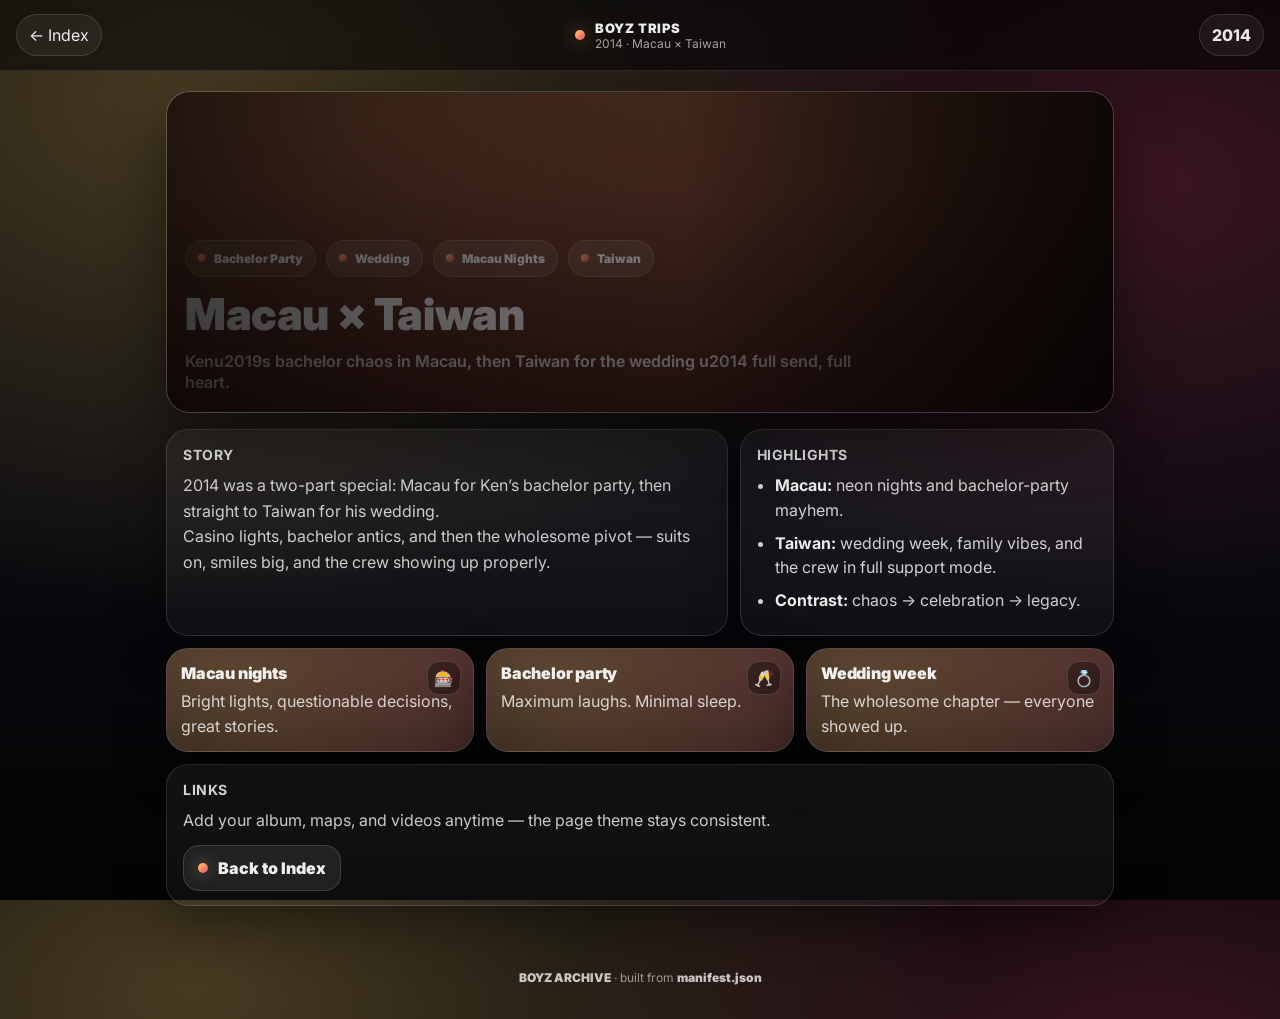
<file: pages/2014_Macau.html>
<!doctype html>
<html lang="en">
<head>
  <meta charset="utf-8">
  <meta name="viewport" content="width=device-width, initial-scale=1">
  <title>2014 • Macau × Taiwan — BOYZ TRIP</title>
  <meta name="color-scheme" content="dark">
  <link rel="preconnect" href="https://fonts.googleapis.com">
  <link rel="preconnect" href="https://fonts.gstatic.com" crossorigin>
  <link href="https://fonts.googleapis.com/css2?family=Inter:wght@400;650;800;900&display=swap" rel="stylesheet">
  <link rel="stylesheet" href="../css/boyz_memories.css">
  <link rel="stylesheet" href="../css/2014_Macau.css">
</head>
<body>
  <header class="topbar">
    <a class="back" href="../index.html" aria-label="Back to index">← Index</a>

    <div class="brand" aria-label="BOYZ trips">
      <div class="dot" aria-hidden="true"></div>
      <div class="stack">
        <div class="title">BOYZ TRIPS</div>
        <div class="sub">2014 · Macau × Taiwan</div>
      </div>
    </div>

    <div class="yearpill">2014</div>
  </header>

  <main class="wrap">
    <section class="hero" aria-label="Trip hero">
      <div class="hero-inner">
        <div class="kicker">
          <span class="chip"><span class="pill"></span><span>Bachelor Party</span></span>
          <span class="chip"><span class="pill"></span><span>Wedding</span></span>
          <span class="chip"><span class="pill"></span><span>Macau Nights</span></span>
          <span class="chip"><span class="pill"></span><span>Taiwan</span></span>
        </div>

        <h1 class="h1">Macau × Taiwan</h1>
        <p class="tagline" aria-label="tagline"></p>
      </div>
    </section>

    <section class="grid2" aria-label="Trip summary">
      <article class="card">
        <h2>Story</h2>
        <p>2014 was a two-part special: Macau for Ken’s bachelor party, then straight to Taiwan for his wedding.</p>
        <p>Casino lights, bachelor antics, and then the wholesome pivot — suits on, smiles big, and the crew showing up properly.</p>
      </article>

      <article class="card">
        <h2>Highlights</h2>
        <ul>
          <li><strong>Macau:</strong> neon nights and bachelor-party mayhem.</li>
          <li><strong>Taiwan:</strong> wedding week, family vibes, and the crew in full support mode.</li>
          <li><strong>Contrast:</strong> chaos → celebration → legacy.</li>
        </ul>
      </article>
    </section>

    <section class="moments" aria-label="Moments">
      <div class="moment">
        <div class="badge">🎰</div>
        <p class="t">Macau nights</p>
        <p class="d">Bright lights, questionable decisions, great stories.</p>
      </div>
      <div class="moment">
        <div class="badge">🥂</div>
        <p class="t">Bachelor party</p>
        <p class="d">Maximum laughs. Minimal sleep.</p>
      </div>
      <div class="moment">
        <div class="badge">💍</div>
        <p class="t">Wedding week</p>
        <p class="d">The wholesome chapter — everyone showed up.</p>
      </div>
    </section>

    <section class="card mt12">
      <h2>Links</h2>
      <p>Add your album, maps, and videos anytime — the page theme stays consistent.</p>
      <div class="links">
        <a class="btn" href="../index.html" target="_self"><span class="spark"></span><span>Back to Index</span></a>
      </div>
    </section>
  </main>

  <footer class="footer">
    <span>BOYZ ARCHIVE</span> · built from <span>manifest.json</span>
  </footer>
</body>
</html>
</file>
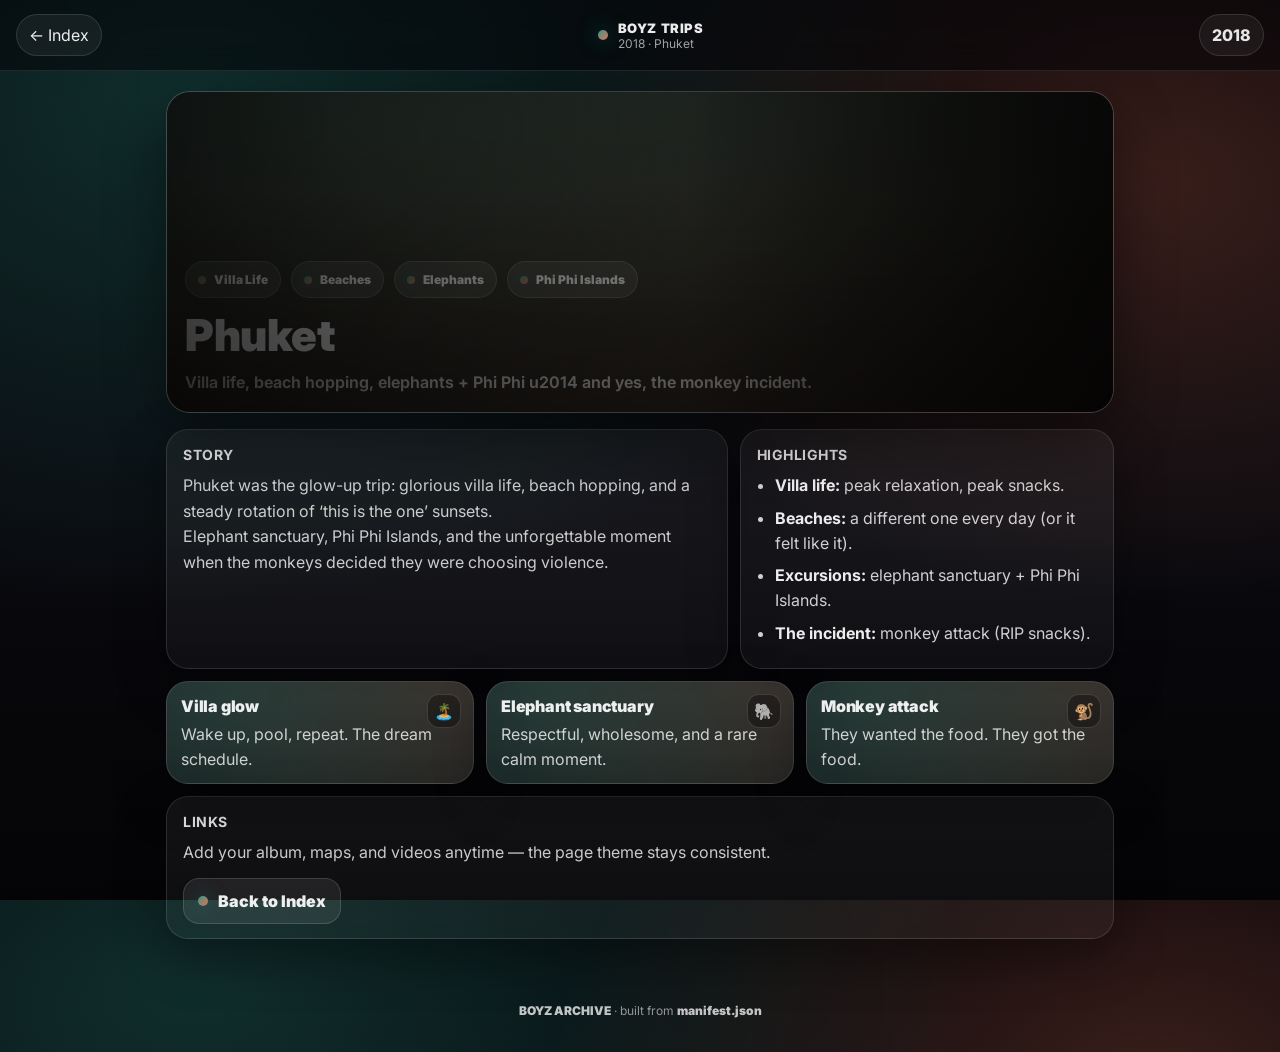
<file: pages/2018_Phuket.html>
<!doctype html>
<html lang="en">
<head>
  <meta charset="utf-8">
  <meta name="viewport" content="width=device-width, initial-scale=1">
  <title>2018 • Phuket — BOYZ TRIP</title>
  <meta name="color-scheme" content="dark">
  <link rel="preconnect" href="https://fonts.googleapis.com">
  <link rel="preconnect" href="https://fonts.gstatic.com" crossorigin>
  <link href="https://fonts.googleapis.com/css2?family=Inter:wght@400;650;800;900&display=swap" rel="stylesheet">
  <link rel="stylesheet" href="../css/boyz_memories.css">
  <link rel="stylesheet" href="../css/2018_Phuket.css">
</head>
<body>
  <header class="topbar">
    <a class="back" href="../index.html" aria-label="Back to index">← Index</a>

    <div class="brand" aria-label="BOYZ trips">
      <div class="dot" aria-hidden="true"></div>
      <div class="stack">
        <div class="title">BOYZ TRIPS</div>
        <div class="sub">2018 · Phuket</div>
      </div>
    </div>

    <div class="yearpill">2018</div>
  </header>

  <main class="wrap">
    <section class="hero" aria-label="Trip hero">
      <div class="hero-inner">
        <div class="kicker">
          <span class="chip"><span class="pill"></span><span>Villa Life</span></span>
          <span class="chip"><span class="pill"></span><span>Beaches</span></span>
          <span class="chip"><span class="pill"></span><span>Elephants</span></span>
          <span class="chip"><span class="pill"></span><span>Phi Phi Islands</span></span>
        </div>

        <h1 class="h1">Phuket</h1>
        <p class="tagline" aria-label="tagline"></p>
      </div>
    </section>

    <section class="grid2" aria-label="Trip summary">
      <article class="card">
        <h2>Story</h2>
        <p>Phuket was the glow-up trip: glorious villa life, beach hopping, and a steady rotation of ‘this is the one’ sunsets.</p>
        <p>Elephant sanctuary, Phi Phi Islands, and the unforgettable moment when the monkeys decided they were choosing violence.</p>
      </article>

      <article class="card">
        <h2>Highlights</h2>
        <ul>
          <li><strong>Villa life:</strong> peak relaxation, peak snacks.</li>
          <li><strong>Beaches:</strong> a different one every day (or it felt like it).</li>
          <li><strong>Excursions:</strong> elephant sanctuary + Phi Phi Islands.</li>
          <li><strong>The incident:</strong> monkey attack (RIP snacks).</li>
        </ul>
      </article>
    </section>

    <section class="moments" aria-label="Moments">
      <div class="moment">
        <div class="badge">🏝️</div>
        <p class="t">Villa glow</p>
        <p class="d">Wake up, pool, repeat. The dream schedule.</p>
      </div>
      <div class="moment">
        <div class="badge">🐘</div>
        <p class="t">Elephant sanctuary</p>
        <p class="d">Respectful, wholesome, and a rare calm moment.</p>
      </div>
      <div class="moment">
        <div class="badge">🐒</div>
        <p class="t">Monkey attack</p>
        <p class="d">They wanted the food. They got the food.</p>
      </div>
    </section>

    <section class="card mt12">
      <h2>Links</h2>
      <p>Add your album, maps, and videos anytime — the page theme stays consistent.</p>
      <div class="links">
        <a class="btn" href="../index.html" target="_self"><span class="spark"></span><span>Back to Index</span></a>
      </div>
    </section>
  </main>

  <footer class="footer">
    <span>BOYZ ARCHIVE</span> · built from <span>manifest.json</span>
  </footer>
</body>
</html>
</file>
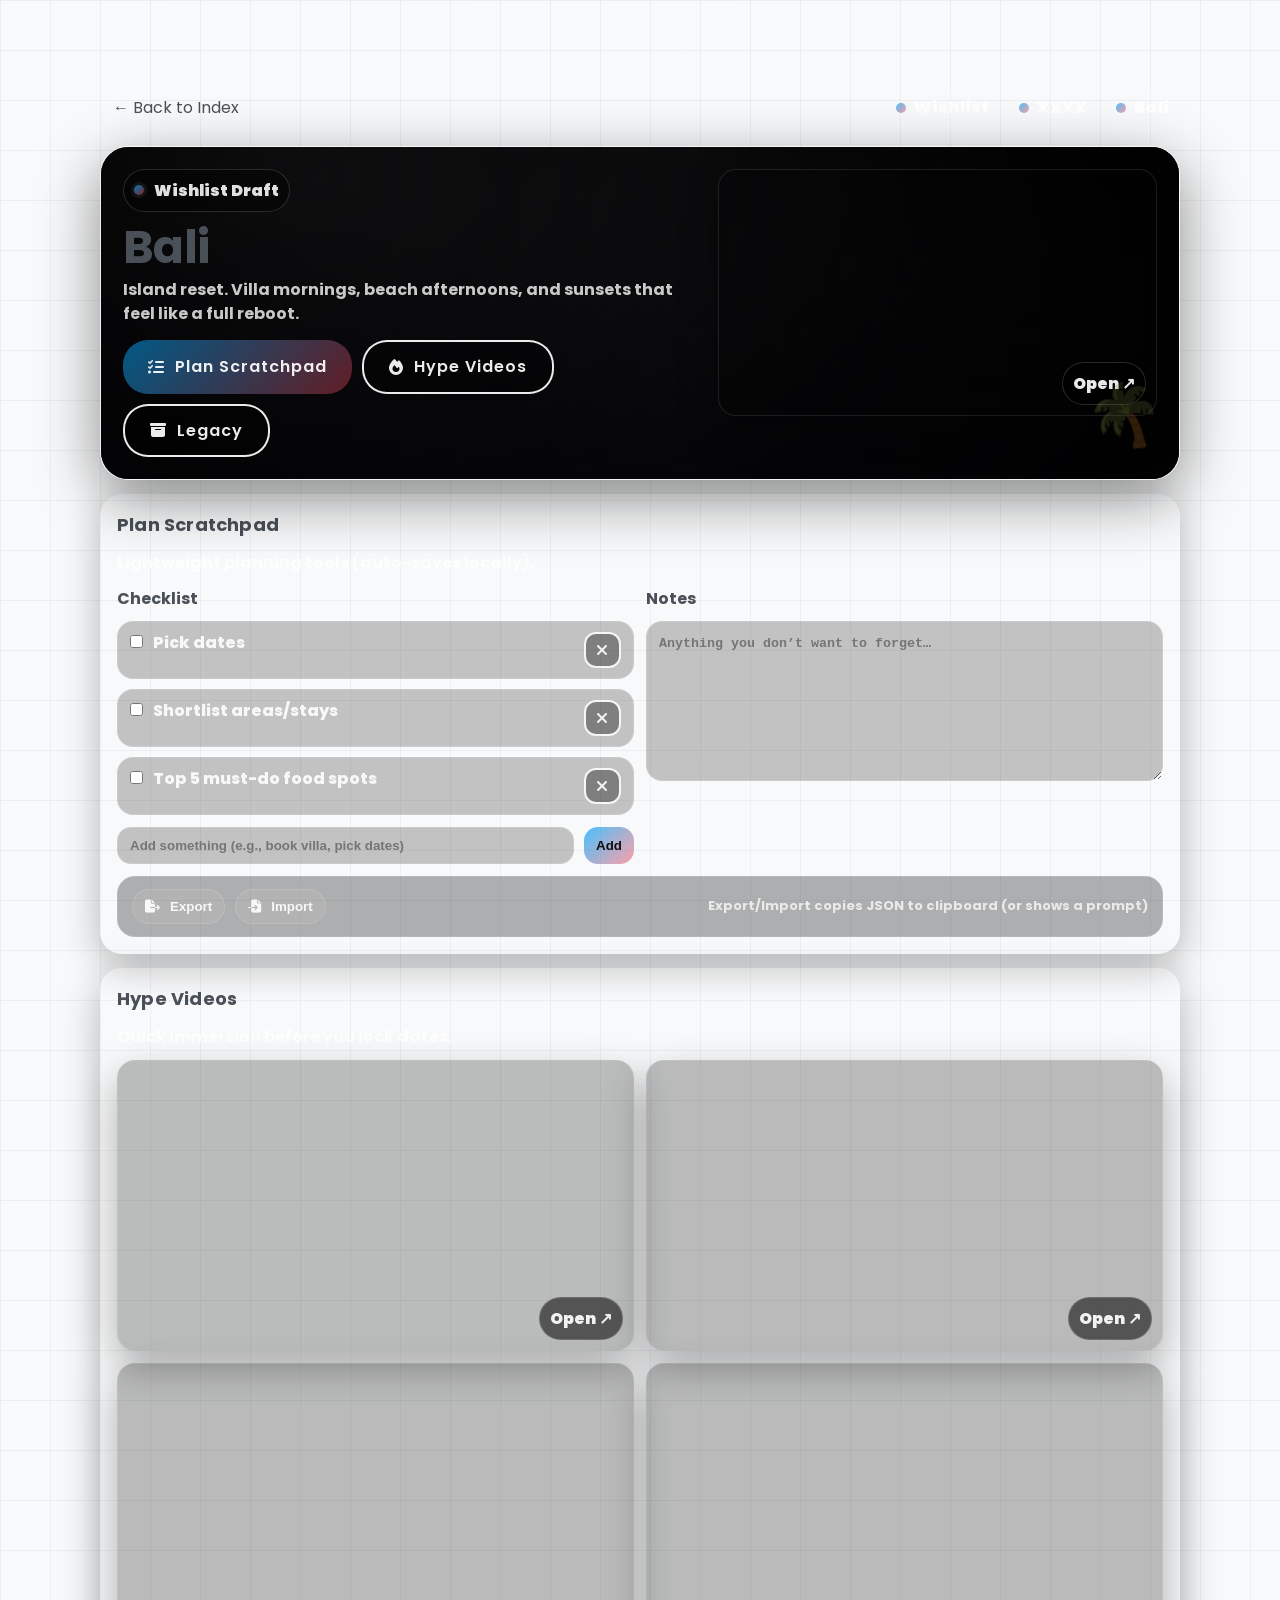
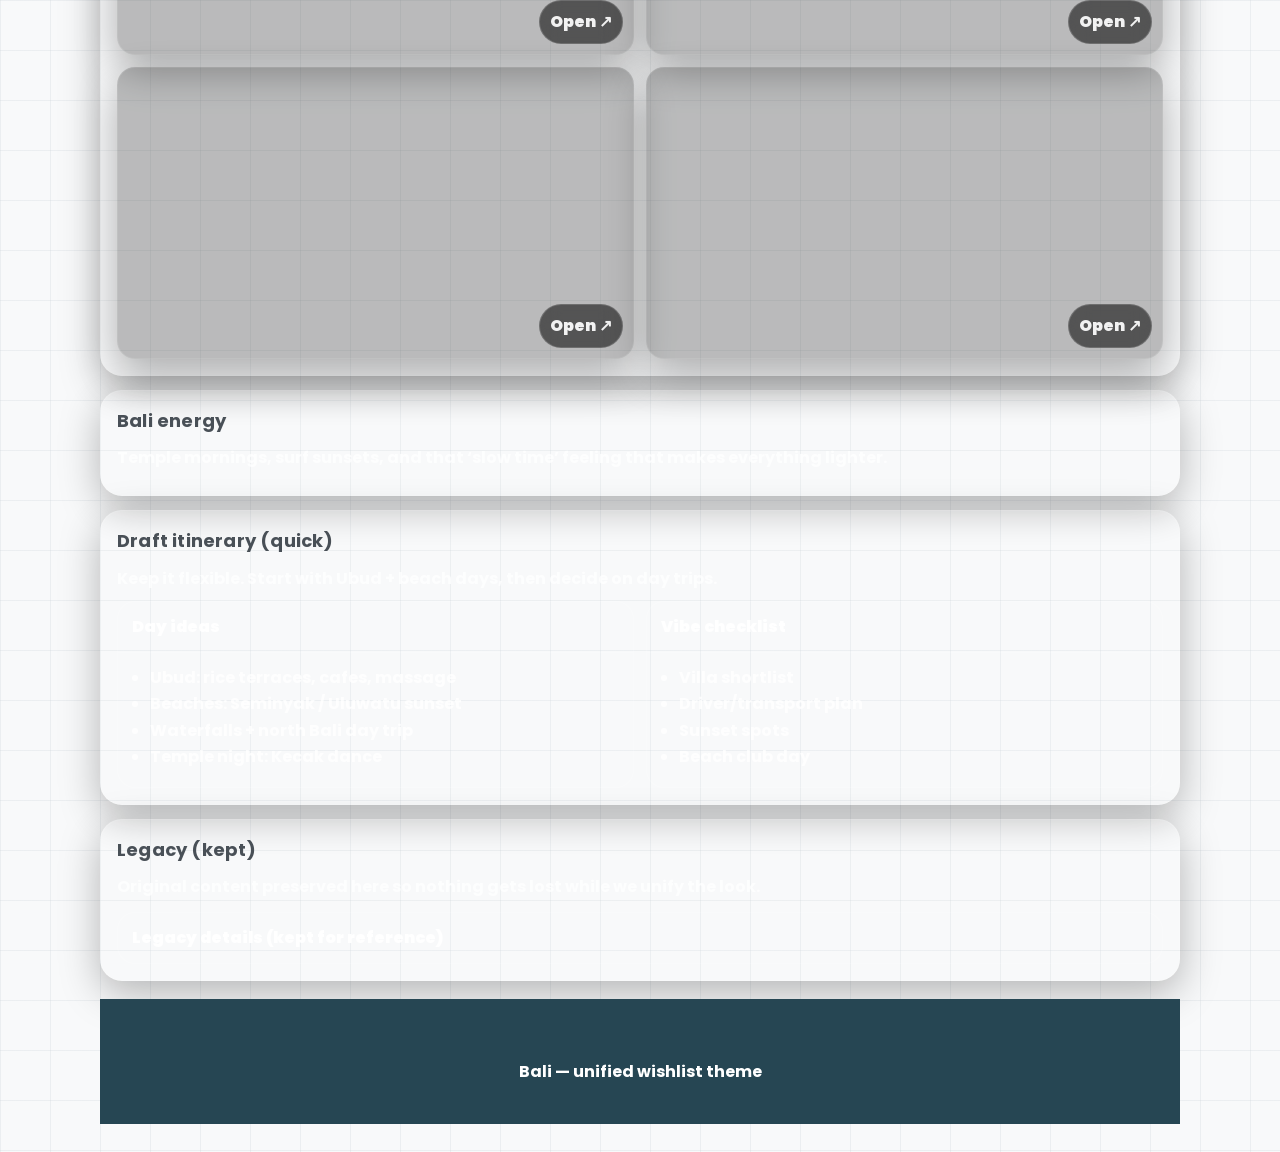
<file: pages/XXXX_Bali.html>
<!doctype html>
<html lang="en">
<head>
  <meta charset="utf-8"/>
  <meta name="viewport" content="width=device-width, initial-scale=1"/>
  <title>XXXX • Bali | Wishlist</title>

  <link rel="stylesheet" href="../css/trip_base.css">
  <link rel="stylesheet" href="../css/XXXX_Bali.css">
  <link rel="stylesheet" href="https://cdnjs.cloudflare.com/ajax/libs/font-awesome/6.5.0/css/all.min.css">
  <link rel="icon" href="../covers/XXXX_Bali.png">
</head>
<body class="vibe-beach">
  <main class="wrap">
    <div class="topbar">
      <a class="back" href="../index.html">← Back to Index</a>
      <div class="badges">
        <span class="chip"><span class="pill"></span><span>Wishlist</span></span>
        <span class="chip"><span class="pill"></span><span>XXXX</span></span>
        <span class="chip"><span class="pill"></span><span>Bali</span></span>
      </div>
    </div>

    <section class="hero" aria-label="Bali hero">
      <div class="hero-inner">
        <div>
          <div class="kicker"><span class="pill"></span><span>Wishlist Draft</span></div>
          <h1 class="title">Bali</h1>
          <p class="sub">Island reset. Villa mornings, beach afternoons, and sunsets that feel like a full reboot.</p>

          <div class="hero-actions">
            <a class="btn primary" href="#planner"><i class="fa-solid fa-list-check"></i> Plan Scratchpad</a>
            <a class="btn" href="#hype"><i class="fa-solid fa-fire"></i> Hype Videos</a>
            <a class="btn" href="#legacy"><i class="fa-solid fa-box-archive"></i> Legacy</a>
          </div>
        </div>

        <div>
          <div class="embed">
  <iframe src="https://www.youtube-nocookie.com/embed/hpZFVRB7LzM?si=gA4M-ri83QCtVe9A&modestbranding=1&rel=0&playsinline=1" loading="lazy" allow="autoplay; fullscreen; picture-in-picture" allowfullscreen></iframe>
  <a class="fallback" href="https://www.youtube.com/watch?v=hpZFVRB7LzM" target="_blank" rel="noopener">Open ↗</a>
</div>
          <div class="sigil" aria-hidden="true">🌴</div>
        </div>
      </div>
    </section>

    <section class="card" id="planner">
      <h2>Plan Scratchpad</h2>
      <p>Lightweight planning tools (auto-saves locally).</p>

      <div class="grid" style="margin-top:10px;">
        <div class="col-6">
          <h3 style="margin:0 0 10px; font-size:16px;">Checklist</h3>
          <div class="todo" id="todoList"></div>
          <div class="todo-add" style="margin-top:12px;">
            <input id="todoNew" placeholder="Add something (e.g., book villa, pick dates)">
            <button id="todoAdd">Add</button>
          </div>
        </div>
        <div class="col-6">
          <h3 style="margin:0 0 10px; font-size:16px;">Notes</h3>
          <textarea class="note" id="notes" placeholder="Anything you don’t want to forget…"></textarea>
        </div>
      </div>

      <div class="planbar" style="margin-top:12px;">
        <div class="left">
          <button class="toggle" id="exportBtn"><i class="fa-solid fa-file-export"></i> Export</button>
          <button class="toggle" id="importBtn"><i class="fa-solid fa-file-import"></i> Import</button>
        </div>
        <div class="small">Export/Import copies JSON to clipboard (or shows a prompt)</div>
      </div>
    </section>

    <section class="card" id="hype">
      <h2>Hype Videos</h2>
      <p>Quick immersion before you lock dates.</p>
      <div class="grid" style="margin-top:10px;">
        <div class="col-6"><div class="embed">
  <iframe src="https://player.vimeo.com/video/1105605849?autoplay=1&amp;loop=1" loading="lazy" allow="autoplay; fullscreen; picture-in-picture" allowfullscreen></iframe>
  <a class="fallback" href="https://vimeo.com/1105605849" target="_blank" rel="noopener">Open ↗</a>
</div></div>
<div class="col-6"><div class="embed">
  <iframe src="https://www.youtube-nocookie.com/embed/180XDZAU9Ug?modestbranding=1&rel=0&playsinline=1" loading="lazy" allow="autoplay; fullscreen; picture-in-picture" allowfullscreen></iframe>
  <a class="fallback" href="https://www.youtube.com/watch?v=180XDZAU9Ug" target="_blank" rel="noopener">Open ↗</a>
</div></div>
<div class="col-6"><div class="embed">
  <iframe src="https://www.youtube-nocookie.com/embed/UpQigXbDdsU?modestbranding=1&rel=0&playsinline=1" loading="lazy" allow="autoplay; fullscreen; picture-in-picture" allowfullscreen></iframe>
  <a class="fallback" href="https://www.youtube.com/watch?v=UpQigXbDdsU" target="_blank" rel="noopener">Open ↗</a>
</div></div>
<div class="col-6"><div class="embed">
  <iframe src="https://player.vimeo.com/video/67471309?autoplay=0&amp;loop=1" loading="lazy" allow="autoplay; fullscreen; picture-in-picture" allowfullscreen></iframe>
  <a class="fallback" href="https://vimeo.com/67471309" target="_blank" rel="noopener">Open ↗</a>
</div></div>
<div class="col-6"><div class="embed">
  <iframe src="https://www.youtube-nocookie.com/embed/QTK_bC00ilg?si=rgiM_4rqBn3xd993&modestbranding=1&rel=0&playsinline=1" loading="lazy" allow="autoplay; fullscreen; picture-in-picture" allowfullscreen></iframe>
  <a class="fallback" href="https://www.youtube.com/watch?v=QTK_bC00ilg" target="_blank" rel="noopener">Open ↗</a>
</div></div>
<div class="col-6"><div class="embed">
  <iframe src="https://www.youtube-nocookie.com/embed/BFS9n4B_2xA?si=u33908NnVCU9XJJt&modestbranding=1&rel=0&playsinline=1" loading="lazy" allow="autoplay; fullscreen; picture-in-picture" allowfullscreen></iframe>
  <a class="fallback" href="https://www.youtube.com/watch?v=BFS9n4B_2xA" target="_blank" rel="noopener">Open ↗</a>
</div></div>
      </div>
    </section>

    <section class="card">
  <h2>Bali energy</h2>
  <p>Temple mornings, surf sunsets, and that ‘slow time’ feeling that makes everything lighter.</p>
  
</section>
<section class="card">
  <h2>Draft itinerary (quick)</h2>
  <p>Keep it flexible. Start with Ubud + beach days, then decide on day trips.</p>
  <div class="grid" style="margin-top:10px;">
  <div class="col-6">
    <div class="details"><summary>Day ideas</summary><div class="details-inner">
      <ul style="margin:0;padding-left:18px;line-height:1.65;font-weight:650;color:rgba(255,255,255,.78);">
        <li>Ubud: rice terraces, cafes, massage</li>
        <li>Beaches: Seminyak / Uluwatu sunset</li>
        <li>Waterfalls + north Bali day trip</li>
        <li>Temple night: Kecak dance</li>
      </ul>
    </div></div>
  </div>
  <div class="col-6">
    <div class="details"><summary>Vibe checklist</summary><div class="details-inner">
      <ul style="margin:0;padding-left:18px;line-height:1.65;font-weight:650;color:rgba(255,255,255,.78);">
        <li>Villa shortlist</li>
        <li>Driver/transport plan</li>
        <li>Sunset spots</li>
        <li>Beach club day</li>
      </ul>
    </div></div>
  </div>
</div>
</section>


    <section class="card" id="legacy">
      <h2>Legacy (kept)</h2>
      <p>Original content preserved here so nothing gets lost while we unify the look.</p>
      <details class="details" style="margin-top:12px;">
  <summary>Legacy details (kept for reference)</summary>
  <div class="details-inner">
    <div class="legacy"><section class="section dark" id="itinerary">
        <div class="container">
            <h2 class="section-title">5-Day Bali Itinerary</h2>
            <p class="section-subtitle">The perfect introduction to Bali's diverse experiences</p>
            
            <div class="itinerary-tabs">
                <div class="tab active" data-day="day1">Day 1: Arrival</div>
                <div class="tab" data-day="day2">Day 2: Ubud</div>
                <div class="tab" data-day="day3">Day 3: Beaches</div>
                <div class="tab" data-day="day4">Day 4: North Bali</div>
                <div class="tab" data-day="day5">Day 5: Departure</div>
            </div>

            <!-- Day 1 Content -->
            <div class="active itinerary-day beach-border" id="day1">
                <h3 class="day-title">Day 1: Arrival & Seminyak</h3>
                <div class="itinerary-item">
                    <div class="item-time">Afternoon</div>
                    <div class="item-content">
                        <h4>Arrival in Bali</h4>
                        <p class="item-description">
                            Arrive at Ngurah Rai International Airport (DPS) and transfer to your hotel in Seminyak. 
                            Take time to relax after your flight at your resort or explore the local area.
                        </p>
                        <div class="item-tip">
                            <i class="fas fa-lightbulb"></i>
                            <span>Consider booking a spa treatment to unwind after your journey</span>
                        </div>
                    </div>
                </div>
                <div class="itinerary-item">
                    <div class="item-time">Evening</div>
                    <div class="item-content">
                        <h4>Seminyak Sunset</h4>
                        <p class="item-description">
                            Enjoy your first Balinese sunset at Ku De Ta or Potato Head Beach Club. 
                            These iconic venues offer stunning ocean views, great food, and cocktails.
                        </p>
                    </div>
                </div>
            </div>

            <!-- Day 2 Content -->
            <div class="itinerary-day beach-border" id="day2">
                <h3 class="day-title">Day 2: Ubud Cultural Experience</h3>
                <div class="itinerary-item">
                    <div class="item-time">Morning</div>
                    <div class="item-content">
                        <h4>Tegalalang Rice Terraces</h4>
                        <p class="item-description">Visit the stunning Tegalalang Rice Terraces, one of Bali's most famous landscapes. Walk through the emerald green paddies and learn about traditional Balinese irrigation systems.</p>
                    </div>
                </div>
                <div class="itinerary-item">
                    <div class="item-time">Midday</div>
                    <div class="item-content">
                        <h4>Ubud Sacred Monkey Forest</h4>
                        <p class="item-description">Explore this nature reserve and Hindu temple complex that's home to over 700 long-tailed macaques. Walk among ancient temples and lush jungle.</p>
                    </div>
                </div>
                <div class="itinerary-item">
                    <div class="item-time">Afternoon</div>
                    <div class="item-content">
                        <h4>Ubud Palace & Market</h4>
                        <p class="item-description">Visit the Ubud Royal Palace and nearby art market for traditional Balinese crafts and souvenirs. In the evening, enjoy a traditional Kecak fire dance performance.</p>
                    </div>
                </div>
            </div>

            <!-- Day 3 Content -->
            <div class="itinerary-day beach-border" id="day3">
                <h3 class="day-title">Day 3: Beach Day & Uluwatu</h3>
                <div class="itinerary-item">
                    <div class="item-time">Morning</div>
                    <div class="item-content">
                        <h4>Padang Padang Beach</h4>
                        <p class="item-description">
                            Relax at this beautiful beach made famous by the movie "Eat Pray Love." 
                            Enjoy swimming in the turquoise waters or just sunbathe on the golden sand.
                        </p>
                    </div>
                </div>
                <div class="itinerary-item">
                    <div class="item-time">Sunset</div>
                    <div class="item-content">
                        <h4>Uluwatu Temple & Kecak Dance</h4>
                        <p class="item-description">
                            Visit the spectacular Uluwatu Temple perched on a cliff 70 meters above the ocean. 
                            Stay for the sunset Kecak fire dance performance with the ocean as backdrop.
                        </p>
                    </div>
                </div>
            </div>

            <!-- Day 4 Content -->
            <div class="itinerary-day beach-border" id="day4">
                <h3 class="day-title">Day 4: North Bali Adventure</h3>
                <div class="itinerary-item">
                    <div class="item-time">Morning</div>
                    <div class="item-content">
                        <h4>Gitgit Waterfall</h4>
                        <p class="item-description">
                            Trek through lush jungle to reach this stunning 35-meter waterfall. 
                            Take a refreshing dip in the natural pool at its base.
                        </p>
                    </div>
                </div>
                <div class="itinerary-item">
                    <div class="item-time">Afternoon</div>
                    <div class="item-content">
                        <h4>Lovina Beach</h4>
                        <p class="item-description">
                            Visit this black sand beach known for its dolphin sightings. 
                            Enjoy a seafood lunch at a beachfront warung (local restaurant).
                        </p>
                    </div>
                </div>
            </div>

            <!-- Day 5 Content -->
            <div class="itinerary-day beach-border" id="day5">
                <h3 class="day-title">Day 5: Departure</h3>
                <div class="itinerary-item">
                    <div class="item-time">Morning</div>
                    <div class="item-content">
                        <h4>Final Relaxation</h4>
                        <p class="item-description">
                            Enjoy your final morning in Bali with a leisurely breakfast and 
                            some last-minute shopping or beach time before your transfer to the airport.
                        </p>
                    </div>
                </div>
                <div class="itinerary-item">
                    <div class="item-time">Afternoon</div>
                    <div class="item-content">
                        <h4>Airport Transfer</h4>
                        <p class="item-description">
                            Transfer to Ngurah Rai International Airport for your departure flight, 
                            taking with you unforgettable memories of Bali.
                        </p>
                    </div>
                </div>
            </div>
        </div>
    </section></div>
  </div>
</details>
    </section>

    <footer>
      <div>Bali — unified wishlist theme</div>
    </footer>
  </main>

  <div class="toast" id="toast">Saved</div>

  <script>
    const KEY = "plan_XXXX_Bali";
    const toast = document.getElementById("toast");

    const todoList = document.getElementById("todoList");
    const todoNew = document.getElementById("todoNew");
    const todoAdd = document.getElementById("todoAdd");
    const notes = document.getElementById("notes");
    const exportBtn = document.getElementById("exportBtn");
    const importBtn = document.getElementById("importBtn");

    const DEFAULT = {
      todos: [
        { text: "Pick dates", done: false },
        { text: "Shortlist areas/stays", done: false },
        { text: "Top 5 must-do food spots", done: false }
      ],
      notes: ""
    };

    function showToast(msg){
      toast.textContent = msg;
      toast.classList.add("show");
      clearTimeout(showToast._t);
      showToast._t = setTimeout(()=>toast.classList.remove("show"), 1100);
    }

    function load(){
      try {
        const raw = localStorage.getItem(KEY);
        if(!raw) return structuredClone(DEFAULT);
        const data = JSON.parse(raw);
        if(!data || !Array.isArray(data.todos)) return structuredClone(DEFAULT);
        return {
          todos: data.todos,
          notes: typeof data.notes === "string" ? data.notes : ""
        };
      } catch {
        return structuredClone(DEFAULT);
      }
    }

    function save(){
      localStorage.setItem(KEY, JSON.stringify(state));
      showToast("Saved");
    }

    function escapeHtml(s){
      return String(s||"").replace(/[&<>"']/g, c => ({"&":"&amp;","<":"&lt;",">":"&gt;",'"':"&quot;","'":"&#39;"}[c]));
    }

    let state = load();

    function render(){
      todoList.innerHTML = "";
      state.todos.forEach((t, idx) => {
        const row = document.createElement("div");
        row.className = "todo-item" + (t.done ? " done" : "");
        row.innerHTML =
          '<input type="checkbox" ' + (t.done ? "checked" : "") + ' aria-label="done">' +
          '<div class="text">' + escapeHtml(t.text) + '</div>' +
          '<button class="btn" style="padding:8px 10px; border-radius:12px;" aria-label="delete"><i class="fa-solid fa-xmark"></i></button>';

        row.querySelector("input").addEventListener("change", (e) => {
          state.todos[idx].done = !!e.target.checked;
          save();
          render();
        });
        row.querySelector("button").addEventListener("click", (e) => {
          e.preventDefault();
          state.todos.splice(idx, 1);
          save();
          render();
        });
        todoList.appendChild(row);
      });
      notes.value = state.notes || "";
    }

    todoAdd.addEventListener("click", () => {
      const v = todoNew.value.trim();
      if(!v) return;
      state.todos.push({ text: v, done:false });
      todoNew.value = "";
      save();
      render();
    });
    notes.addEventListener("input", () => {
      state.notes = notes.value;
      localStorage.setItem(KEY, JSON.stringify(state));
    });

    exportBtn.addEventListener("click", async () => {
      const text = JSON.stringify(state, null, 2);
      try {
        await navigator.clipboard.writeText(text);
        showToast("Copied JSON");
      } catch {
        prompt("Copy JSON:", text);
      }
    });

    importBtn.addEventListener("click", () => {
      const raw = prompt("Paste JSON:");
      if(!raw) return;
      try {
        const data = JSON.parse(raw);
        if(!data || !Array.isArray(data.todos)) throw new Error();
        state = {
          todos: data.todos,
          notes: typeof data.notes === "string" ? data.notes : ""
        };
        save();
        render();
      } catch {
        alert("Invalid JSON");
      }
    });

    render();
  </script>
</body>
</html>
</file>
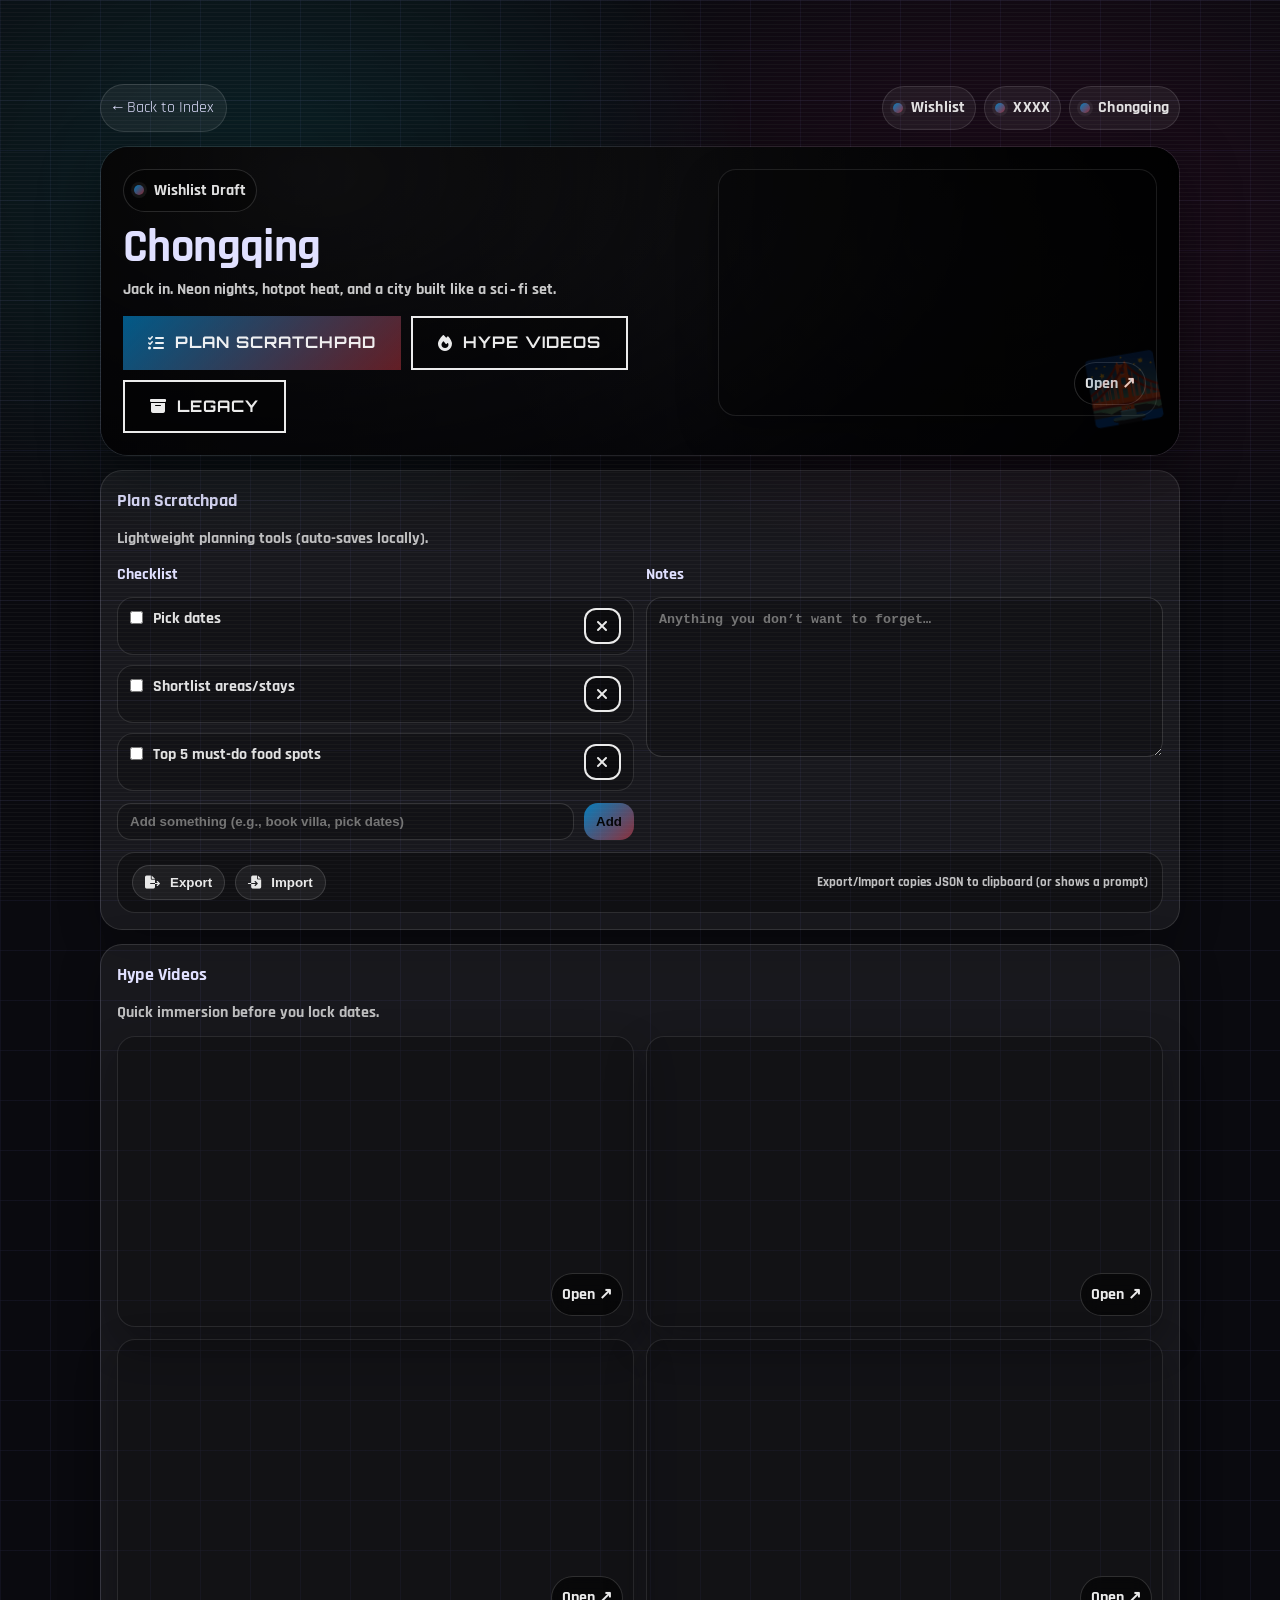
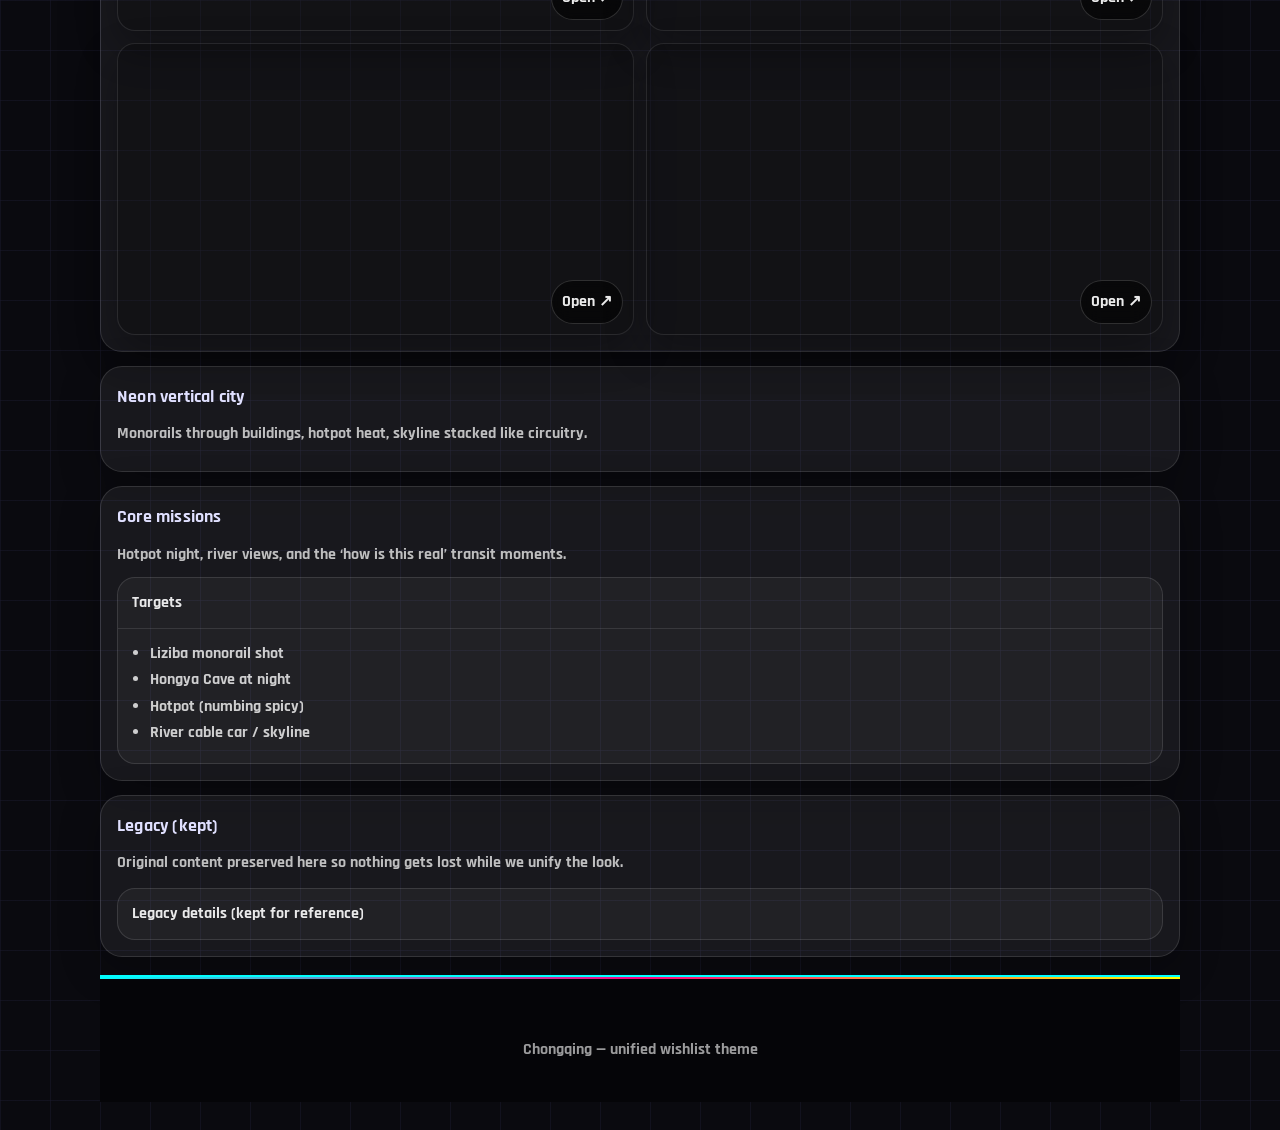
<file: pages/XXXX_Chongqing.html>
<!doctype html>
<html lang="en">
<head>
  <meta charset="utf-8"/>
  <meta name="viewport" content="width=device-width, initial-scale=1"/>
  <title>XXXX • Chongqing | Wishlist</title>

  <link rel="stylesheet" href="../css/trip_base.css">
  <link rel="stylesheet" href="../css/XXXX_Chongqing.css">
  <link rel="stylesheet" href="https://cdnjs.cloudflare.com/ajax/libs/font-awesome/6.5.0/css/all.min.css">
  <link rel="icon" href="../covers/XXXX_Chongqing.png">
</head>
<body class="vibe-neon">
  <main class="wrap">
    <div class="topbar">
      <a class="back" href="../index.html">← Back to Index</a>
      <div class="badges">
        <span class="chip"><span class="pill"></span><span>Wishlist</span></span>
        <span class="chip"><span class="pill"></span><span>XXXX</span></span>
        <span class="chip"><span class="pill"></span><span>Chongqing</span></span>
      </div>
    </div>

    <section class="hero" aria-label="Chongqing hero">
      <div class="hero-inner">
        <div>
          <div class="kicker"><span class="pill"></span><span>Wishlist Draft</span></div>
          <h1 class="title">Chongqing</h1>
          <p class="sub">Jack in. Neon nights, hotpot heat, and a city built like a sci‑fi set.</p>

          <div class="hero-actions">
            <a class="btn primary" href="#planner"><i class="fa-solid fa-list-check"></i> Plan Scratchpad</a>
            <a class="btn" href="#hype"><i class="fa-solid fa-fire"></i> Hype Videos</a>
            <a class="btn" href="#legacy"><i class="fa-solid fa-box-archive"></i> Legacy</a>
          </div>
        </div>

        <div>
          <div class="embed">
  <iframe src="https://www.youtube-nocookie.com/embed/IdTMDpizis8?modestbranding=1&rel=0&playsinline=1" loading="lazy" allow="autoplay; fullscreen; picture-in-picture" allowfullscreen></iframe>
  <a class="fallback" href="https://www.youtube.com/watch?v=IdTMDpizis8" target="_blank" rel="noopener">Open ↗</a>
</div>
          <div class="sigil" aria-hidden="true">🌉</div>
        </div>
      </div>
    </section>

    <section class="card" id="planner">
      <h2>Plan Scratchpad</h2>
      <p>Lightweight planning tools (auto-saves locally).</p>

      <div class="grid" style="margin-top:10px;">
        <div class="col-6">
          <h3 style="margin:0 0 10px; font-size:16px;">Checklist</h3>
          <div class="todo" id="todoList"></div>
          <div class="todo-add" style="margin-top:12px;">
            <input id="todoNew" placeholder="Add something (e.g., book villa, pick dates)">
            <button id="todoAdd">Add</button>
          </div>
        </div>
        <div class="col-6">
          <h3 style="margin:0 0 10px; font-size:16px;">Notes</h3>
          <textarea class="note" id="notes" placeholder="Anything you don’t want to forget…"></textarea>
        </div>
      </div>

      <div class="planbar" style="margin-top:12px;">
        <div class="left">
          <button class="toggle" id="exportBtn"><i class="fa-solid fa-file-export"></i> Export</button>
          <button class="toggle" id="importBtn"><i class="fa-solid fa-file-import"></i> Import</button>
        </div>
        <div class="small">Export/Import copies JSON to clipboard (or shows a prompt)</div>
      </div>
    </section>

    <section class="card" id="hype">
      <h2>Hype Videos</h2>
      <p>Quick immersion before you lock dates.</p>
      <div class="grid" style="margin-top:10px;">
        <div class="col-6"><div class="embed">
  <iframe src="https://player.vimeo.com/video/1105605849?autoplay=1&amp;loop=1" loading="lazy" allow="autoplay; fullscreen; picture-in-picture" allowfullscreen></iframe>
  <a class="fallback" href="https://vimeo.com/1105605849" target="_blank" rel="noopener">Open ↗</a>
</div></div>
<div class="col-6"><div class="embed">
  <iframe src="https://www.youtube-nocookie.com/embed/180XDZAU9Ug?modestbranding=1&rel=0&playsinline=1" loading="lazy" allow="autoplay; fullscreen; picture-in-picture" allowfullscreen></iframe>
  <a class="fallback" href="https://www.youtube.com/watch?v=180XDZAU9Ug" target="_blank" rel="noopener">Open ↗</a>
</div></div>
<div class="col-6"><div class="embed">
  <iframe src="https://www.youtube-nocookie.com/embed/UpQigXbDdsU?modestbranding=1&rel=0&playsinline=1" loading="lazy" allow="autoplay; fullscreen; picture-in-picture" allowfullscreen></iframe>
  <a class="fallback" href="https://www.youtube.com/watch?v=UpQigXbDdsU" target="_blank" rel="noopener">Open ↗</a>
</div></div>
<div class="col-6"><div class="embed">
  <iframe src="https://player.vimeo.com/video/67471309?autoplay=0&amp;loop=1" loading="lazy" allow="autoplay; fullscreen; picture-in-picture" allowfullscreen></iframe>
  <a class="fallback" href="https://vimeo.com/67471309" target="_blank" rel="noopener">Open ↗</a>
</div></div>
<div class="col-6"><div class="embed">
  <iframe src="https://www.youtube-nocookie.com/embed/p49QRxO_n2c?modestbranding=1&rel=0&playsinline=1" loading="lazy" allow="autoplay; fullscreen; picture-in-picture" allowfullscreen></iframe>
  <a class="fallback" href="https://www.youtube.com/watch?v=p49QRxO_n2c" target="_blank" rel="noopener">Open ↗</a>
</div></div>
<div class="col-6"><div class="embed">
  <iframe src="https://www.youtube-nocookie.com/embed/0kfhyOKM888?si=kt_Z4PL_6nAuCPVx&modestbranding=1&rel=0&playsinline=1" loading="lazy" allow="autoplay; fullscreen; picture-in-picture" allowfullscreen></iframe>
  <a class="fallback" href="https://www.youtube.com/watch?v=0kfhyOKM888" target="_blank" rel="noopener">Open ↗</a>
</div></div>
      </div>
    </section>

    <section class="card">
  <h2>Neon vertical city</h2>
  <p>Monorails through buildings, hotpot heat, skyline stacked like circuitry.</p>
  
</section>
<section class="card">
  <h2>Core missions</h2>
  <p>Hotpot night, river views, and the ‘how is this real’ transit moments.</p>
  <div class="details" style="margin-top:10px;">
  <summary>Targets</summary>
  <div class="details-inner">
    <ul style="margin:0;padding-left:18px;line-height:1.65;font-weight:650;color:rgba(255,255,255,.78);">
      <li>Liziba monorail shot</li>
      <li>Hongya Cave at night</li>
      <li>Hotpot (numbing spicy)</li>
      <li>River cable car / skyline</li>
    </ul>
  </div>
</div>
</section>


    <section class="card" id="legacy">
      <h2>Legacy (kept)</h2>
      <p>Original content preserved here so nothing gets lost while we unify the look.</p>
      <details class="details" style="margin-top:12px;">
  <summary>Legacy details (kept for reference)</summary>
  <div class="details-inner">
    <div class="legacy"><section class="section dark" id="itinerary">
        <div class="container">
            <h2 class="section-title glitch" data-text="5-Day Op">5-DAY OP</h2>
            <p class="section-subtitle">// Mission parameters - watch for counter-intel</p>
            
            <div class="itinerary-tabs">
                <div class="tab active" data-day="day1">Day 1: Infil</div>
                <div class="tab" data-day="day2">Day 2: Recon</div>
                <div class="tab" data-day="day3">Day 3: Networking</div>
                <div class="tab" data-day="day4">Day 4: Extraction</div>
                <div class="tab" data-day="day5">Day 5: Exfil</div>
            </div>

            <!-- Day 1 Content -->
            <div class="active itinerary-day cyber-border" id="day1">
                <h3 class="day-title neon-glow">Day 1: Infiltration Protocol</h3>
                <div class="itinerary-item">
                    <div class="neon-glow item-time">1500</div>
                    <div class="item-content">
                        <h4 class="neon-glow">Safehouse Acquisition</h4>
                        <p class="item-description">
                            Secure temporary housing in Jiefangbei sector. 20k eddies should get you 
                            something with basic net access and minimal bugging.
                        </p>
                        <div class="item-tip">
                            <i class="fas fa-lightbulb"></i>
                            <span>Check for Scav hideouts - last team got flatlined by a rogue ripperdoc</span>
                        </div>
                    </div>
                </div>
                <div class="itinerary-item">
                    <div class="neon-glow item-time">1900</div>
                    <div class="item-content">
                        <h4 class="neon-glow">Hongya Cave Meet</h4>
                        <p class="item-description">
                            Contact local fixer "Noodle Queen" at the neon markets. Password: 
                            "The tiger watches the rabbit hole."
                        </p>
                    </div>
                </div>
            </div>

            <!-- Day 2 Content -->
            <div class="itinerary-day cyber-border" id="day2">
                <h3 class="day-title neon-glow">Day 2: Urban Exploration</h3>
                <div class="itinerary-item">
                    <div class="neon-glow item-time">Morning</div>
                    <div class="item-content">
                        <h4 class="neon-glow">Liziba Monorail Station</h4>
                        <p class="item-description">See the famous monorail train passing through a residential building - a symbol of ChongQing's unique urban design.</p>
                    </div>
                </div>
                <div class="itinerary-item">
                    <div class="neon-glow item-time">Midday</div>
                    <div class="item-content">
                        <h4 class="neon-glow">ChongQing People's Square</h4>
                        <p class="item-description">Visit this central plaza surrounded by impressive government buildings and museums.</p>
                    </div>
                </div>
                <div class="itinerary-item">
                    <div class="neon-glow item-time">Afternoon</div>
                    <div class="item-content">
                        <h4 class="neon-glow">Yangtze River Cable Car</h4>
                        <p class="item-description">Take this iconic cable car ride for breathtaking views of the city and rivers.</p>
                    </div>
                </div>
            </div>

            <!-- Day 3 Content -->
            <div class="itinerary-day cyber-border" id="day3">
                <h3 class="day-title neon-glow">Day 3: Networking Protocol</h3>
                <div class="itinerary-item">
                    <div class="neon-glow item-time">1000</div>
                    <div class="item-content">
                        <h4 class="neon-glow">Corpo Meet</h4>
                        <p class="item-description">
                            Infiltrate the Kang Tao corporate tower. Dress code: business chic with 
                            concealed weapons.
                        </p>
                    </div>
                </div>
                <div class="itinerary-item">
                    <div class="neon-glow item-time">1500</div>
                    <div class="item-content">
                        <h4 class="neon-glow">Underground Netrunner Den</h4>
                        <p class="item-description">
                            Locate the hidden netrunner collective beneath Chaotianmen market.
                            Passphrase: "The dragon sleeps in code."
                        </p>
                    </div>
                </div>
            </div>

            <!-- Day 4 Content -->
            <div class="itinerary-day cyber-border" id="day4">
                <h3 class="day-title neon-glow">Day 4: Extraction Protocol</h3>
                <div class="itinerary-item">
                    <div class="neon-glow item-time">0800</div>
                    <div class="item-content">
                        <h4 class="neon-glow">Data Heist</h4>
                        <p class="item-description">
                            Breach the Arasaka data fortress. Expect heavy ICE and drone patrols.
                        </p>
                    </div>
                </div>
                <div class="itinerary-item">
                    <div class="neon-glow item-time">1800</div>
                    <div class="item-content">
                        <h4 class="neon-glow">Dead Drop</h4>
                        <p class="item-description">
                            Deliver package to the Hotpot Demon at Hongya Cave. No questions asked.
                        </p>
                    </div>
                </div>
            </div>

            <!-- Day 5 Content -->
            <div class="itinerary-day cyber-border" id="day5">
                <h3 class="day-title neon-glow">Day 5: Exfiltration Protocol</h3>
                <div class="itinerary-item">
                    <div class="neon-glow item-time">0600</div>
                    <div class="item-content">
                        <h4 class="neon-glow">Safehouse Cleanup</h4>
                        <p class="item-description">
                            Wipe all traces of your presence. Burn any leftover gear.
                        </p>
                    </div>
                </div>
                <div class="itinerary-item">
                    <div class="neon-glow item-time">1200</div>
                    <div class="item-content">
                        <h4 class="neon-glow">Monorail Escape</h4>
                        <p class="item-description">
                            Board the Liziba monorail with forged credentials. Destination: Shanghai.
                        </p>
                    </div>
                </div>
            </div>
        </div>
    </section></div>
  </div>
</details>
    </section>

    <footer>
      <div>Chongqing — unified wishlist theme</div>
    </footer>
  </main>

  <div class="toast" id="toast">Saved</div>

  <script>
    const KEY = "plan_XXXX_Chongqing_v2";
    const toast = document.getElementById("toast");

    const todoList = document.getElementById("todoList");
    const todoNew = document.getElementById("todoNew");
    const todoAdd = document.getElementById("todoAdd");
    const notes = document.getElementById("notes");
    const exportBtn = document.getElementById("exportBtn");
    const importBtn = document.getElementById("importBtn");

    const DEFAULT = {
      todos: [
        { text: "Pick dates", done: false },
        { text: "Shortlist areas/stays", done: false },
        { text: "Top 5 must-do food spots", done: false }
      ],
      notes: ""
    };

    function showToast(msg){
      toast.textContent = msg;
      toast.classList.add("show");
      clearTimeout(showToast._t);
      showToast._t = setTimeout(()=>toast.classList.remove("show"), 1100);
    }

    function load(){
      try {
        const raw = localStorage.getItem(KEY);
        if(!raw) return structuredClone(DEFAULT);
        const data = JSON.parse(raw);
        if(!data || !Array.isArray(data.todos)) return structuredClone(DEFAULT);
        return {
          todos: data.todos,
          notes: typeof data.notes === "string" ? data.notes : ""
        };
      } catch {
        return structuredClone(DEFAULT);
      }
    }

    function save(){
      localStorage.setItem(KEY, JSON.stringify(state));
      showToast("Saved");
    }

    function escapeHtml(s){
      return String(s||"").replace(/[&<>"']/g, c => ({"&":"&amp;","<":"&lt;",">":"&gt;",'"':"&quot;","'":"&#39;"}[c]));
    }

    let state = load();

    function render(){
      todoList.innerHTML = "";
      state.todos.forEach((t, idx) => {
        const row = document.createElement("div");
        row.className = "todo-item" + (t.done ? " done" : "");
        row.innerHTML =
          '<input type="checkbox" ' + (t.done ? "checked" : "") + ' aria-label="done">' +
          '<div class="text">' + escapeHtml(t.text) + '</div>' +
          '<button class="btn" style="padding:8px 10px; border-radius:12px;" aria-label="delete"><i class="fa-solid fa-xmark"></i></button>';

        row.querySelector("input").addEventListener("change", (e) => {
          state.todos[idx].done = !!e.target.checked;
          save();
          render();
        });
        row.querySelector("button").addEventListener("click", (e) => {
          e.preventDefault();
          state.todos.splice(idx, 1);
          save();
          render();
        });
        todoList.appendChild(row);
      });
      notes.value = state.notes || "";
    }

    todoAdd.addEventListener("click", () => {
      const v = todoNew.value.trim();
      if(!v) return;
      state.todos.push({ text: v, done:false });
      todoNew.value = "";
      save();
      render();
    });
    notes.addEventListener("input", () => {
      state.notes = notes.value;
      localStorage.setItem(KEY, JSON.stringify(state));
    });

    exportBtn.addEventListener("click", async () => {
      const text = JSON.stringify(state, null, 2);
      try {
        await navigator.clipboard.writeText(text);
        showToast("Copied JSON");
      } catch {
        prompt("Copy JSON:", text);
      }
    });

    importBtn.addEventListener("click", () => {
      const raw = prompt("Paste JSON:");
      if(!raw) return;
      try {
        const data = JSON.parse(raw);
        if(!data || !Array.isArray(data.todos)) throw new Error();
        state = {
          todos: data.todos,
          notes: typeof data.notes === "string" ? data.notes : ""
        };
        save();
        render();
      } catch {
        alert("Invalid JSON");
      }
    });

    render();
  </script>
</body>
</html>
</file>
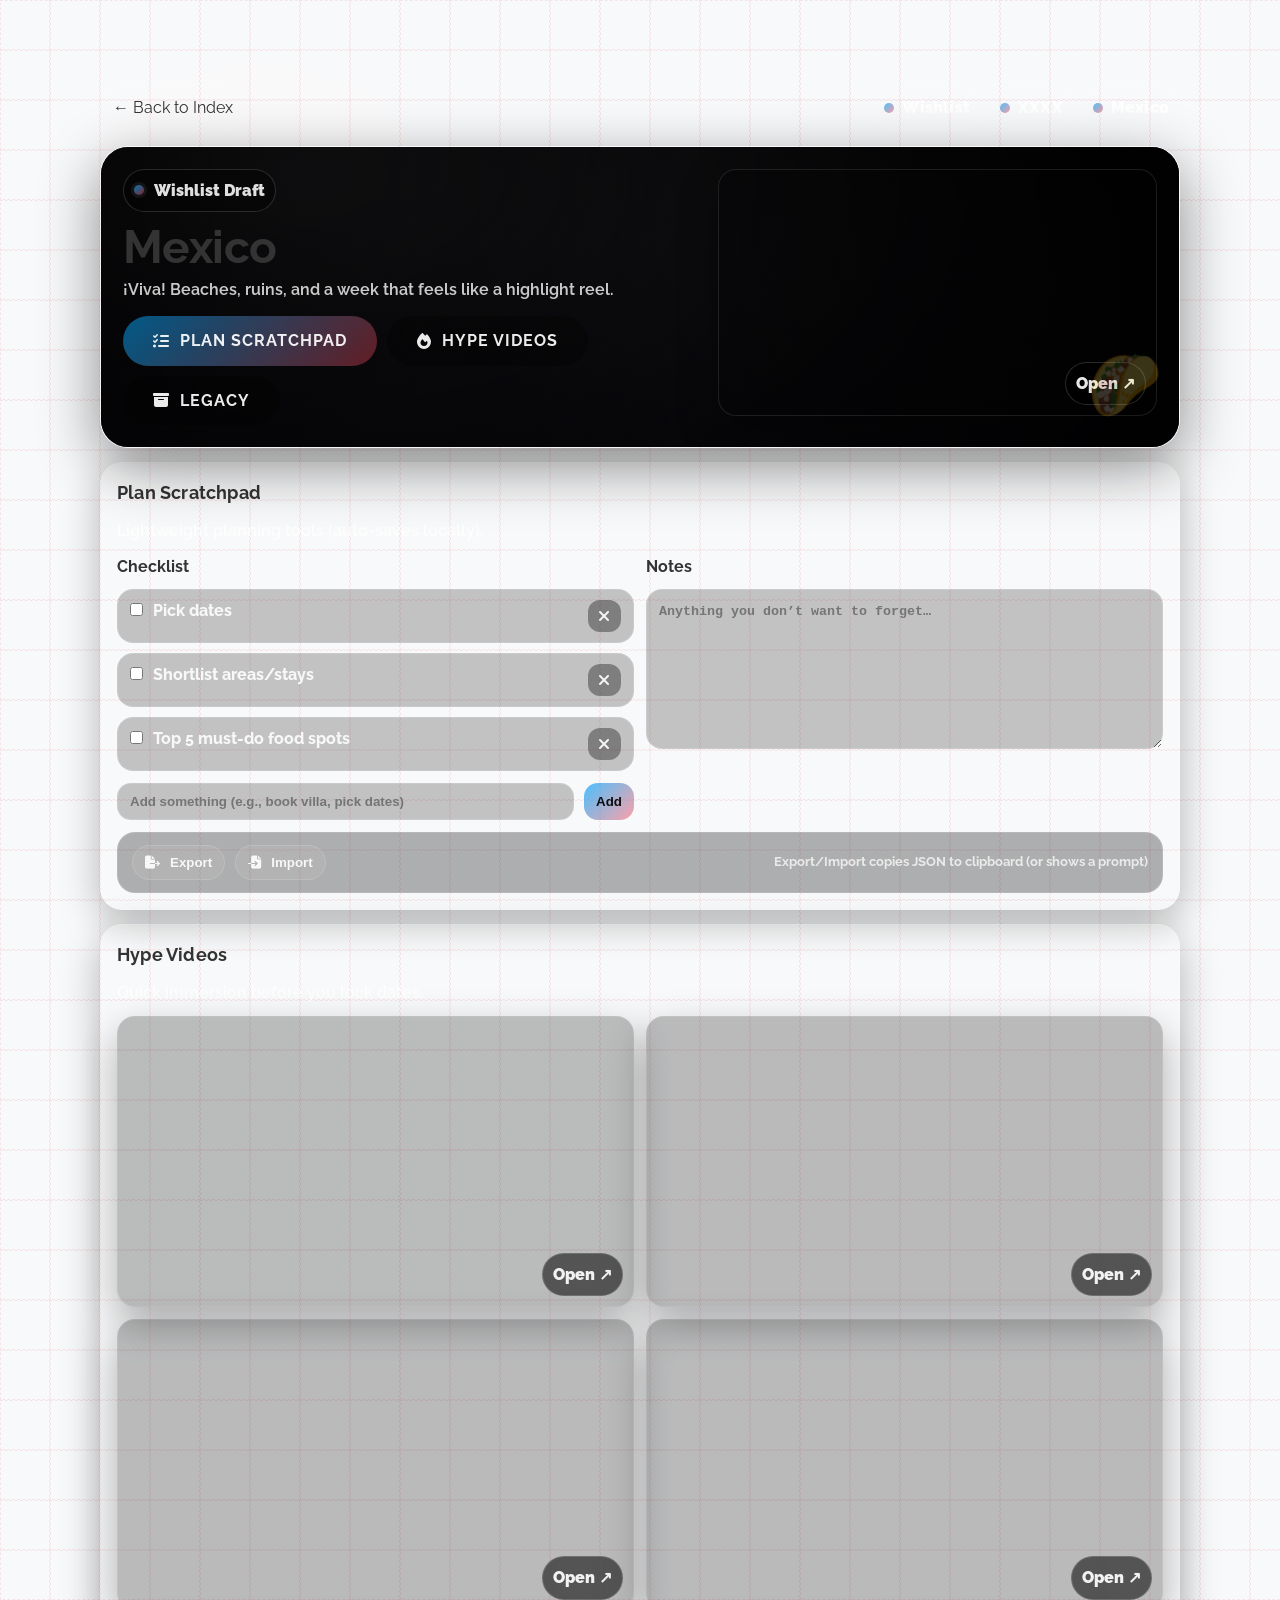
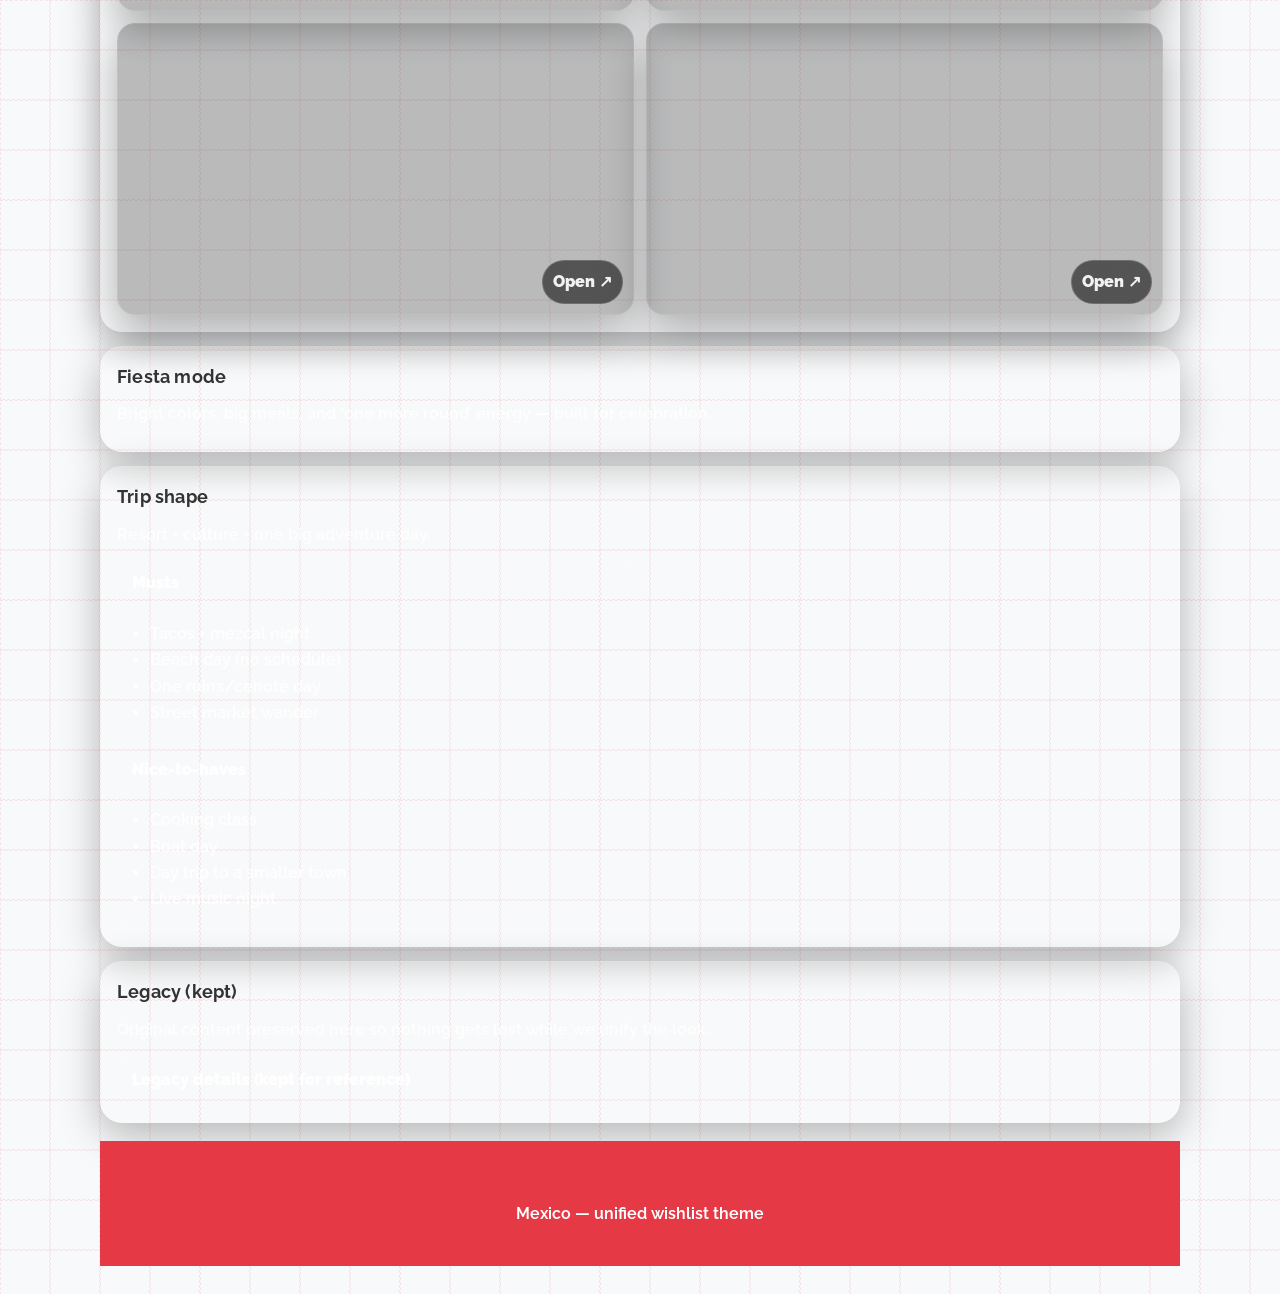
<file: pages/XXXX_Mexico.html>
<!doctype html>
<html lang="en">
<head>
  <meta charset="utf-8"/>
  <meta name="viewport" content="width=device-width, initial-scale=1"/>
  <title>XXXX • Mexico | Wishlist</title>

  <link rel="stylesheet" href="../css/trip_base.css">
  <link rel="stylesheet" href="../css/XXXX_Mexico.css">
  <link rel="stylesheet" href="https://cdnjs.cloudflare.com/ajax/libs/font-awesome/6.5.0/css/all.min.css">
  <link rel="icon" href="../covers/XXXX_Mexico.png">
</head>
<body class="vibe-fiesta">
  <main class="wrap">
    <div class="topbar">
      <a class="back" href="../index.html">← Back to Index</a>
      <div class="badges">
        <span class="chip"><span class="pill"></span><span>Wishlist</span></span>
        <span class="chip"><span class="pill"></span><span>XXXX</span></span>
        <span class="chip"><span class="pill"></span><span>Mexico</span></span>
      </div>
    </div>

    <section class="hero" aria-label="Mexico hero">
      <div class="hero-inner">
        <div>
          <div class="kicker"><span class="pill"></span><span>Wishlist Draft</span></div>
          <h1 class="title">Mexico</h1>
          <p class="sub">¡Viva! Beaches, ruins, and a week that feels like a highlight reel.</p>

          <div class="hero-actions">
            <a class="btn primary" href="#planner"><i class="fa-solid fa-list-check"></i> Plan Scratchpad</a>
            <a class="btn" href="#hype"><i class="fa-solid fa-fire"></i> Hype Videos</a>
            <a class="btn" href="#legacy"><i class="fa-solid fa-box-archive"></i> Legacy</a>
          </div>
        </div>

        <div>
          <div class="embed">
  <iframe src="https://www.youtube-nocookie.com/embed/OO9kSxcT9Rg?si=RxqyOWDpY4ASw70b&modestbranding=1&rel=0&playsinline=1" loading="lazy" allow="autoplay; fullscreen; picture-in-picture" allowfullscreen></iframe>
  <a class="fallback" href="https://www.youtube.com/watch?v=OO9kSxcT9Rg" target="_blank" rel="noopener">Open ↗</a>
</div>
          <div class="sigil" aria-hidden="true">🌮</div>
        </div>
      </div>
    </section>

    <section class="card" id="planner">
      <h2>Plan Scratchpad</h2>
      <p>Lightweight planning tools (auto-saves locally).</p>

      <div class="grid" style="margin-top:10px;">
        <div class="col-6">
          <h3 style="margin:0 0 10px; font-size:16px;">Checklist</h3>
          <div class="todo" id="todoList"></div>
          <div class="todo-add" style="margin-top:12px;">
            <input id="todoNew" placeholder="Add something (e.g., book villa, pick dates)">
            <button id="todoAdd">Add</button>
          </div>
        </div>
        <div class="col-6">
          <h3 style="margin:0 0 10px; font-size:16px;">Notes</h3>
          <textarea class="note" id="notes" placeholder="Anything you don’t want to forget…"></textarea>
        </div>
      </div>

      <div class="planbar" style="margin-top:12px;">
        <div class="left">
          <button class="toggle" id="exportBtn"><i class="fa-solid fa-file-export"></i> Export</button>
          <button class="toggle" id="importBtn"><i class="fa-solid fa-file-import"></i> Import</button>
        </div>
        <div class="small">Export/Import copies JSON to clipboard (or shows a prompt)</div>
      </div>
    </section>

    <section class="card" id="hype">
      <h2>Hype Videos</h2>
      <p>Quick immersion before you lock dates.</p>
      <div class="grid" style="margin-top:10px;">
        <div class="col-6"><div class="embed">
  <iframe src="https://player.vimeo.com/video/1105605849?autoplay=1&amp;loop=1" loading="lazy" allow="autoplay; fullscreen; picture-in-picture" allowfullscreen></iframe>
  <a class="fallback" href="https://vimeo.com/1105605849" target="_blank" rel="noopener">Open ↗</a>
</div></div>
<div class="col-6"><div class="embed">
  <iframe src="https://www.youtube-nocookie.com/embed/180XDZAU9Ug?modestbranding=1&rel=0&playsinline=1" loading="lazy" allow="autoplay; fullscreen; picture-in-picture" allowfullscreen></iframe>
  <a class="fallback" href="https://www.youtube.com/watch?v=180XDZAU9Ug" target="_blank" rel="noopener">Open ↗</a>
</div></div>
<div class="col-6"><div class="embed">
  <iframe src="https://www.youtube-nocookie.com/embed/UpQigXbDdsU?modestbranding=1&rel=0&playsinline=1" loading="lazy" allow="autoplay; fullscreen; picture-in-picture" allowfullscreen></iframe>
  <a class="fallback" href="https://www.youtube.com/watch?v=UpQigXbDdsU" target="_blank" rel="noopener">Open ↗</a>
</div></div>
<div class="col-6"><div class="embed">
  <iframe src="https://player.vimeo.com/video/67471309?autoplay=0&amp;loop=1" loading="lazy" allow="autoplay; fullscreen; picture-in-picture" allowfullscreen></iframe>
  <a class="fallback" href="https://vimeo.com/67471309" target="_blank" rel="noopener">Open ↗</a>
</div></div>
<div class="col-6"><div class="embed">
  <iframe src="https://www.youtube-nocookie.com/embed/YzgMePQvSdc?si=B1KSS607srXZ4Lcm&modestbranding=1&rel=0&playsinline=1" loading="lazy" allow="autoplay; fullscreen; picture-in-picture" allowfullscreen></iframe>
  <a class="fallback" href="https://www.youtube.com/watch?v=YzgMePQvSdc" target="_blank" rel="noopener">Open ↗</a>
</div></div>
<div class="col-6"><div class="embed">
  <iframe src="https://www.youtube-nocookie.com/embed/1zr_ZRPmVxI?si=aEPD9cERlJBePkCn&modestbranding=1&rel=0&playsinline=1" loading="lazy" allow="autoplay; fullscreen; picture-in-picture" allowfullscreen></iframe>
  <a class="fallback" href="https://www.youtube.com/watch?v=1zr_ZRPmVxI" target="_blank" rel="noopener">Open ↗</a>
</div></div>
      </div>
    </section>

    <section class="card">
  <h2>Fiesta mode</h2>
  <p>Bright colors, big meals, and ‘one more round’ energy — built for celebration.</p>
  
</section>
<section class="card">
  <h2>Trip shape</h2>
  <p>Resort + culture + one big adventure day.</p>
  <div class="grid" style="margin-top:10px;">
  <div class="col-6"><div class="details"><summary>Musts</summary><div class="details-inner">
    <ul style="margin:0;padding-left:18px;line-height:1.65;font-weight:650;color:rgba(255,255,255,.78);">
      <li>Tacos + mezcal night</li>
      <li>Beach day (no schedule)</li>
      <li>One ruins/cenote day</li>
      <li>Street market wander</li>
    </ul>
  </div></div></div></div>
  <div class="col-6"><div class="details"><summary>Nice-to-haves</summary><div class="details-inner">
    <ul style="margin:0;padding-left:18px;line-height:1.65;font-weight:650;color:rgba(255,255,255,.78);">
      <li>Cooking class</li>
      <li>Boat day</li>
      <li>Day trip to a smaller town</li>
      <li>Live music night</li>
    </ul>
  </div></div></div></div>
</div>
</section>


    <section class="card" id="legacy">
      <h2>Legacy (kept)</h2>
      <p>Original content preserved here so nothing gets lost while we unify the look.</p>
      <details class="details" style="margin-top:12px;">
  <summary>Legacy details (kept for reference)</summary>
  <div class="details-inner">
    <div class="legacy"><section class="section dark" id="itinerary">
        <div class="container">
            <h2 class="section-title">7-Day Mexican Fiesta</h2>
            <p class="section-subtitle">The perfect introduction to Mexico's diverse experiences</p>
            
            <div class="itinerary-tabs">
                <div class="tab active" data-day="day1">Day 1: Arrival</div>
                <div class="tab" data-day="day2">Day 2: Beach Day</div>
                <div class="tab" data-day="day3">Day 3: Culture</div>
                <div class="tab" data-day="day4">Day 4: Adventure</div>
                <div class="tab" data-day="day5">Day 5: Relaxation</div>
                <div class="tab" data-day="day6">Day 6: Exploration</div>
                <div class="tab" data-day="day7">Day 7: Departure</div>
            </div>

            <!-- Day 1 Content -->
            <div class="active itinerary-day fiesta-border" id="day1">
                <h3 class="day-title">Day 1: Arrival in Paradise</h3>
                <div class="itinerary-item">
                    <div class="item-time">Afternoon</div>
                    <div class="item-content">
                        <h4>Arrival in Cancún</h4>
                        <p class="item-description">
                            Arrive at Cancún International Airport (CUN) and transfer to your luxury resort. 
                            Check in and take time to relax after your flight.
                        </p>
                        <div class="item-tip">
                            <i class="fas fa-lightbulb"></i>
                            <span>Consider booking a spa treatment to unwind after your journey</span>
                        </div>
                    </div>
                </div>
                <div class="itinerary-item">
                    <div class="item-time">Evening</div>
                    <div class="item-content">
                        <h4>Welcome Dinner</h4>
                        <p class="item-description">
                            Enjoy a gourmet Mexican welcome dinner at your resort's finest restaurant, 
                            featuring local specialties and live mariachi music.
                        </p>
                    </div>
                </div>
            </div>

            <!-- Day 2 Content -->
            <div class="itinerary-day fiesta-border" id="day2">
                <h3 class="day-title">Day 2: Beach & Relaxation</h3>
                <div class="itinerary-item">
                    <div class="item-time">Morning</div>
                    <div class="item-content">
                        <h4>Beachfront Breakfast</h4>
                        <p class="item-description">Enjoy a delicious breakfast with ocean views at your resort's beachfront restaurant.</p>
                    </div>
                </div>
                <div class="itinerary-item">
                    <div class="item-time">Midday</div>
                    <div class="item-content">
                        <h4>Beach Day</h4>
                        <p class="item-description">Spend the day relaxing on the pristine white sand beaches of the Riviera Maya. Enjoy swimming in the turquoise waters or try water sports like paddleboarding or kayaking.</p>
                    </div>
                </div>
                <div class="itinerary-item">
                    <div class="item-time">Evening</div>
                    <div class="item-content">
                        <h4>Sunset Cocktails</h4>
                        <p class="item-description">Sip margaritas while watching the spectacular Caribbean sunset from your resort's beach bar.</p>
                    </div>
                </div>
            </div>

            <!-- Day 3 Content -->
            <div class="itinerary-day fiesta-border" id="day3">
                <h3 class="day-title">Day 3: Cultural Experience</h3>
                <div class="itinerary-item">
                    <div class="item-time">Morning</div>
                    <div class="item-content">
                        <h4>Tulum Ruins Tour</h4>
                        <p class="item-description">
                            Visit the spectacular Mayan ruins of Tulum, perched on cliffs overlooking 
                            the Caribbean Sea. Learn about Mayan history and culture from your expert guide.
                        </p>
                    </div>
                </div>
                <div class="itinerary-item">
                    <div class="item-time">Afternoon</div>
                    <div class="item-content">
                        <h4>Cenote Swim & Lunch</h4>
                        <p class="item-description">
                            Cool off with a swim in a sacred cenote (natural sinkhole), then enjoy 
                            a traditional Yucatecan lunch at a local restaurant.
                        </p>
                    </div>
                </div>
            </div>

            <!-- Day 4 Content -->
            <div class="itinerary-day fiesta-border" id="day4">
                <h3 class="day-title">Day 4: Adventure Day</h3>
                <div class="itinerary-item">
                    <div class="item-time">Morning</div>
                    <div class="item-content">
                        <h4>Xcaret Park</h4>
                        <p class="item-description">
                            Spend the day at Xcaret eco-archaeological park, where you can snorkel 
                            in underground rivers, see wildlife, and learn about Mexican culture.
                        </p>
                    </div>
                </div>
                <div class="itinerary-item">
                    <div class="item-time">Evening</div>
                    <div class="item-content">
                        <h4>Xcaret México Espectacular</h4>
                        <p class="item-description">
                            Experience this spectacular night show that takes you on a journey 
                            through Mexico's history with music, dance, and colorful costumes.
                        </p>
                    </div>
                </div>
            </div>

            <!-- Day 5 Content -->
            <div class="itinerary-day fiesta-border" id="day5">
                <h3 class="day-title">Day 5: Resort Relaxation</h3>
                <div class="itinerary-item">
                    <div class="item-time">Morning</div>
                    <div class="item-content">
                        <h4>Spa Day</h4>
                        <p class="item-description">
                            Indulge in a luxurious spa treatment at your resort, perhaps trying 
                            a traditional temazcal (Mayan sweat lodge) experience.
                        </p>
                    </div>
                </div>
                <div class="itinerary-item">
                    <div class="item-time">Afternoon</div>
                    <div class="item-content">
                        <h4>Poolside Relaxation</h4>
                        <p class="item-description">
                            Lounge by the resort's infinity pool with a good book and refreshing 
                            cocktails served to your cabana.
                        </p>
                    </div>
                </div>
            </div>

            <!-- Day 6 Content -->
            <div class="itinerary-day fiesta-border" id="day6">
                <h3 class="day-title">Day 6: Island Exploration</h3>
                <div class="itinerary-item">
                    <div class="item-time">Morning</div>
                    <div class="item-content">
                        <h4>Isla Mujeres Catamaran Tour</h4>
                        <p class="item-description">
                            Sail to the beautiful Isla Mujeres on a luxury catamaran. Enjoy snorkeling 
                            in the crystal-clear waters and time to explore the charming island.
                        </p>
                    </div>
                </div>
                <div class="itinerary-item">
                    <div class="item-time">Evening</div>
                    <div class="item-content">
                        <h4>Farewell Fiesta</h4>
                        <p class="item-description">
                            Celebrate your last night in Mexico with a festive beach party featuring 
                            live music, folkloric dancers, and a gourmet buffet of Mexican specialties.
                        </p>
                    </div>
                </div>
            </div>

            <!-- Day 7 Content -->
            <div class="itinerary-day fiesta-border" id="day7">
                <h3 class="day-title">Day 7: Departure</h3>
                <div class="itinerary-item">
                    <div class="item-time">Morning</div>
                    <div class="item-content">
                        <h4>Final Relaxation</h4>
                        <p class="item-description">
                            Enjoy your final morning in Mexico with a leisurely breakfast and 
                            some last-minute beach time before your transfer to the airport.
                        </p>
                    </div>
                </div>
                <div class="itinerary-item">
                    <div class="item-time">Afternoon</div>
                    <div class="item-content">
                        <h4>Airport Transfer</h4>
                        <p class="item-description">
                            Transfer to Cancún International Airport for your departure flight, 
                            taking with you unforgettable memories of Mexico.
                        </p>
                    </div>
                </div>
            </div>
        </div>
    </section></div>
  </div>
</details>
    </section>

    <footer>
      <div>Mexico — unified wishlist theme</div>
    </footer>
  </main>

  <div class="toast" id="toast">Saved</div>

  <script>
    const KEY = "plan_XXXX_Mexico_v2";
    const toast = document.getElementById("toast");

    const todoList = document.getElementById("todoList");
    const todoNew = document.getElementById("todoNew");
    const todoAdd = document.getElementById("todoAdd");
    const notes = document.getElementById("notes");
    const exportBtn = document.getElementById("exportBtn");
    const importBtn = document.getElementById("importBtn");

    const DEFAULT = {
      todos: [
        { text: "Pick dates", done: false },
        { text: "Shortlist areas/stays", done: false },
        { text: "Top 5 must-do food spots", done: false }
      ],
      notes: ""
    };

    function showToast(msg){
      toast.textContent = msg;
      toast.classList.add("show");
      clearTimeout(showToast._t);
      showToast._t = setTimeout(()=>toast.classList.remove("show"), 1100);
    }

    function load(){
      try {
        const raw = localStorage.getItem(KEY);
        if(!raw) return structuredClone(DEFAULT);
        const data = JSON.parse(raw);
        if(!data || !Array.isArray(data.todos)) return structuredClone(DEFAULT);
        return {
          todos: data.todos,
          notes: typeof data.notes === "string" ? data.notes : ""
        };
      } catch {
        return structuredClone(DEFAULT);
      }
    }

    function save(){
      localStorage.setItem(KEY, JSON.stringify(state));
      showToast("Saved");
    }

    function escapeHtml(s){
      return String(s||"").replace(/[&<>"']/g, c => ({"&":"&amp;","<":"&lt;",">":"&gt;",'"':"&quot;","'":"&#39;"}[c]));
    }

    let state = load();

    function render(){
      todoList.innerHTML = "";
      state.todos.forEach((t, idx) => {
        const row = document.createElement("div");
        row.className = "todo-item" + (t.done ? " done" : "");
        row.innerHTML =
          '<input type="checkbox" ' + (t.done ? "checked" : "") + ' aria-label="done">' +
          '<div class="text">' + escapeHtml(t.text) + '</div>' +
          '<button class="btn" style="padding:8px 10px; border-radius:12px;" aria-label="delete"><i class="fa-solid fa-xmark"></i></button>';

        row.querySelector("input").addEventListener("change", (e) => {
          state.todos[idx].done = !!e.target.checked;
          save();
          render();
        });
        row.querySelector("button").addEventListener("click", (e) => {
          e.preventDefault();
          state.todos.splice(idx, 1);
          save();
          render();
        });
        todoList.appendChild(row);
      });
      notes.value = state.notes || "";
    }

    todoAdd.addEventListener("click", () => {
      const v = todoNew.value.trim();
      if(!v) return;
      state.todos.push({ text: v, done:false });
      todoNew.value = "";
      save();
      render();
    });
    notes.addEventListener("input", () => {
      state.notes = notes.value;
      localStorage.setItem(KEY, JSON.stringify(state));
    });

    exportBtn.addEventListener("click", async () => {
      const text = JSON.stringify(state, null, 2);
      try {
        await navigator.clipboard.writeText(text);
        showToast("Copied JSON");
      } catch {
        prompt("Copy JSON:", text);
      }
    });

    importBtn.addEventListener("click", () => {
      const raw = prompt("Paste JSON:");
      if(!raw) return;
      try {
        const data = JSON.parse(raw);
        if(!data || !Array.isArray(data.todos)) throw new Error();
        state = {
          todos: data.todos,
          notes: typeof data.notes === "string" ? data.notes : ""
        };
        save();
        render();
      } catch {
        alert("Invalid JSON");
      }
    });

    render();
  </script>
</body>
</html>
</file>
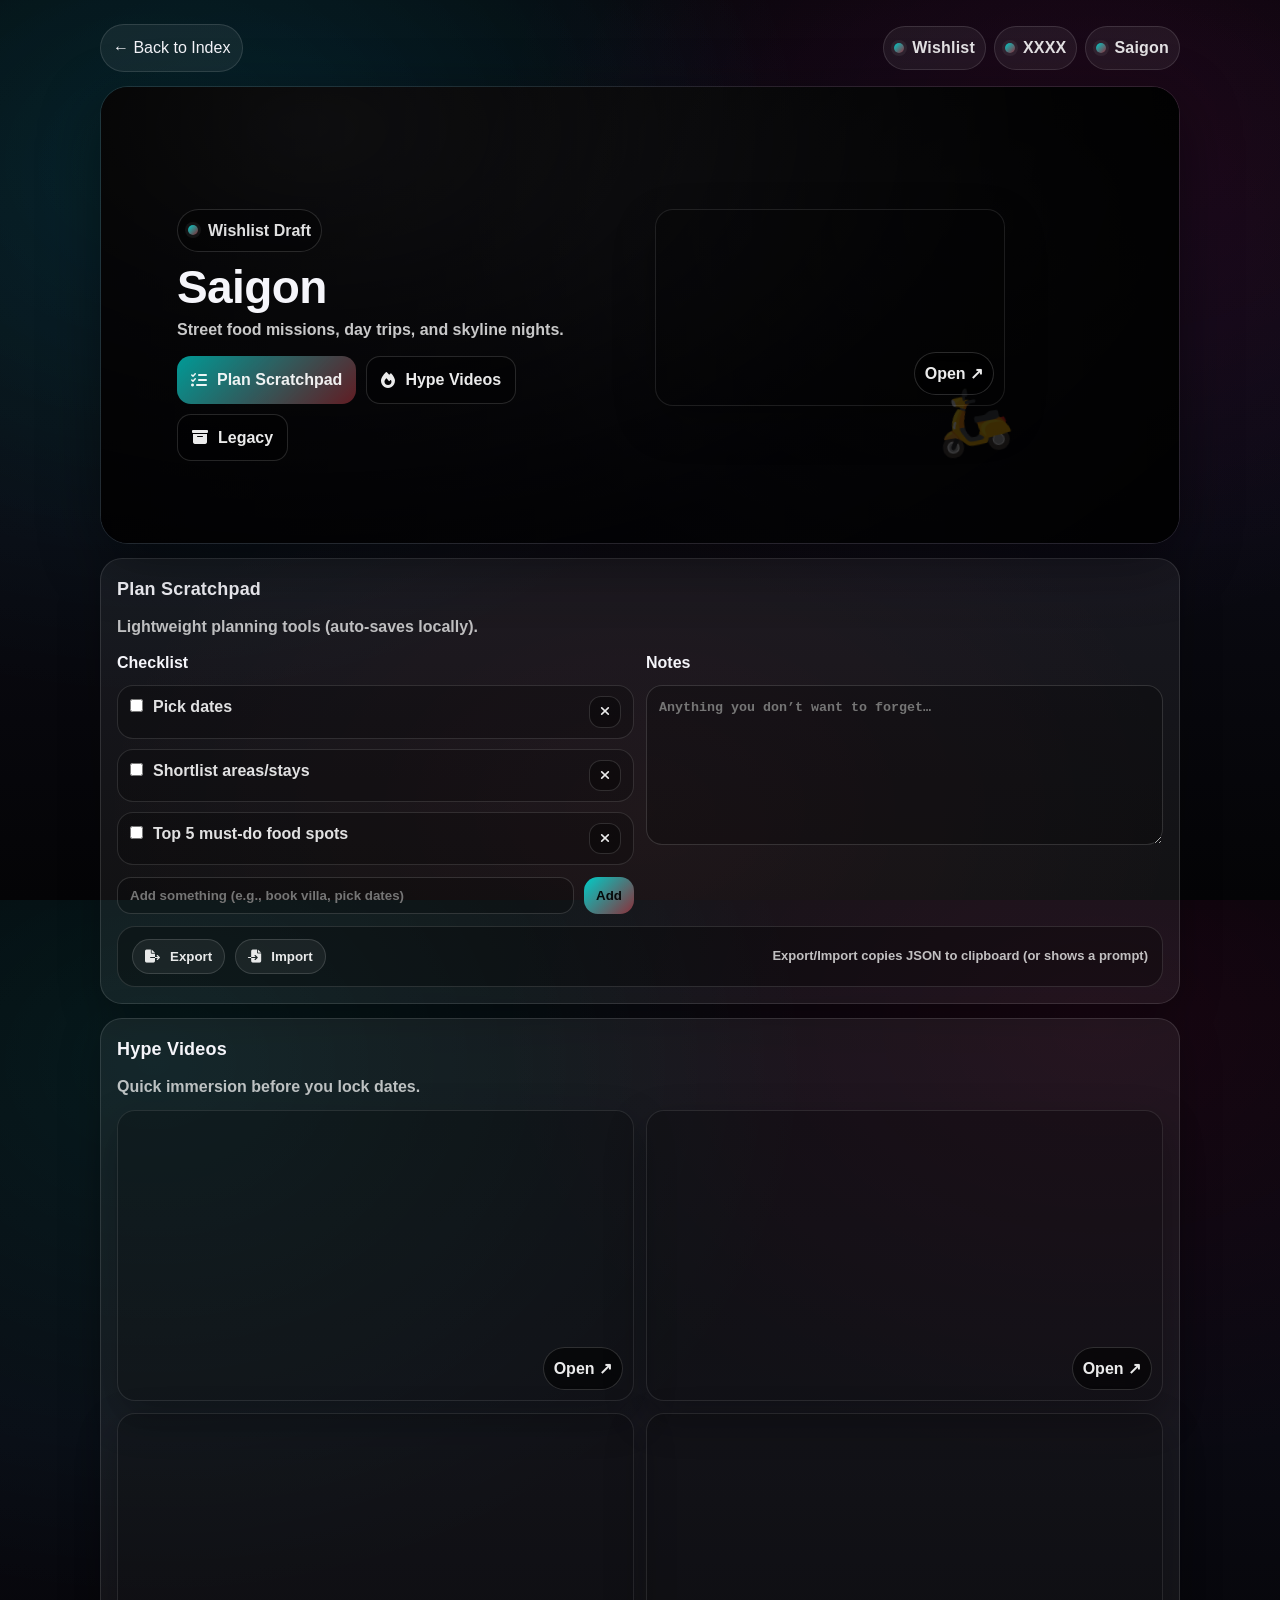
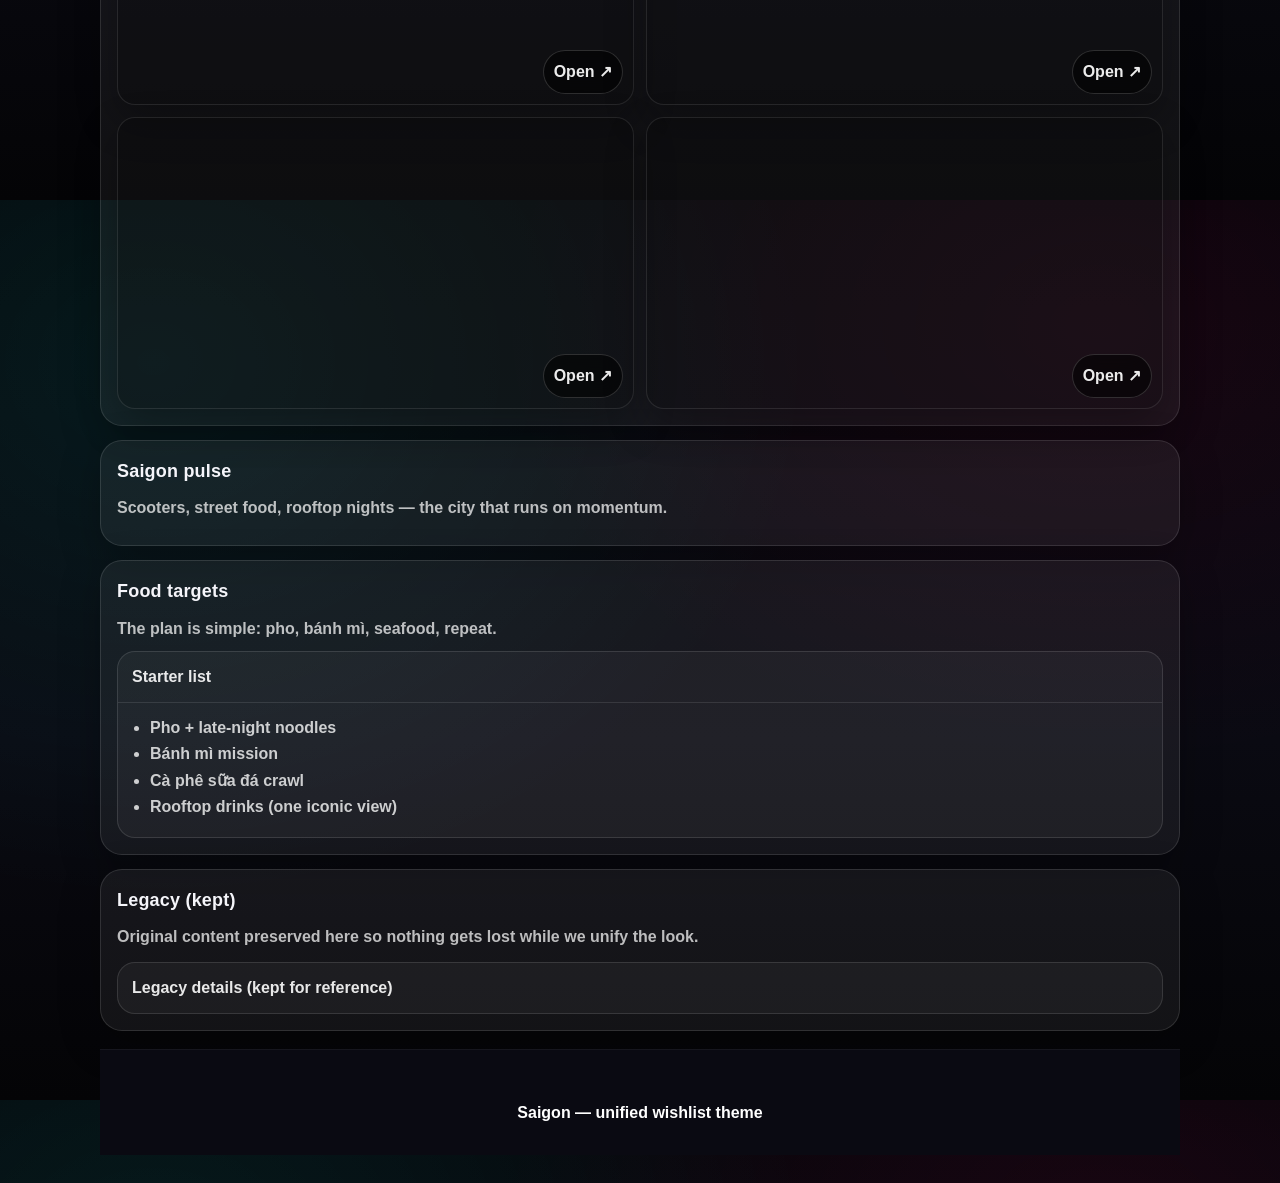
<file: pages/XXXX_Saigon.html>
<!doctype html>
<html lang="en">
<head>
  <meta charset="utf-8"/>
  <meta name="viewport" content="width=device-width, initial-scale=1"/>
  <title>XXXX • Saigon | Wishlist</title>

  <link rel="stylesheet" href="../css/trip_base.css">
  <link rel="stylesheet" href="../css/XXXX_Saigon.css">
  <link rel="stylesheet" href="https://cdnjs.cloudflare.com/ajax/libs/font-awesome/6.5.0/css/all.min.css">
  <link rel="icon" href="../covers/XXXX_Saigon.png">
</head>
<body class="vibe-city">
  <main class="wrap">
    <div class="topbar">
      <a class="back" href="../index.html">← Back to Index</a>
      <div class="badges">
        <span class="chip"><span class="pill"></span><span>Wishlist</span></span>
        <span class="chip"><span class="pill"></span><span>XXXX</span></span>
        <span class="chip"><span class="pill"></span><span>Saigon</span></span>
      </div>
    </div>

    <section class="hero" aria-label="Saigon hero">
      <div class="hero-inner">
        <div>
          <div class="kicker"><span class="pill"></span><span>Wishlist Draft</span></div>
          <h1 class="title">Saigon</h1>
          <p class="sub">Street food missions, day trips, and skyline nights.</p>

          <div class="hero-actions">
            <a class="btn primary" href="#planner"><i class="fa-solid fa-list-check"></i> Plan Scratchpad</a>
            <a class="btn" href="#hype"><i class="fa-solid fa-fire"></i> Hype Videos</a>
            <a class="btn" href="#legacy"><i class="fa-solid fa-box-archive"></i> Legacy</a>
          </div>
        </div>

        <div>
          <div class="embed">
  <iframe src="https://www.youtube-nocookie.com/embed/IdTMDpizis8?modestbranding=1&rel=0&playsinline=1" loading="lazy" allow="autoplay; fullscreen; picture-in-picture" allowfullscreen></iframe>
  <a class="fallback" href="https://www.youtube.com/watch?v=IdTMDpizis8" target="_blank" rel="noopener">Open ↗</a>
</div>
          <div class="sigil" aria-hidden="true">🛵</div>
        </div>
      </div>
    </section>

    <section class="card" id="planner">
      <h2>Plan Scratchpad</h2>
      <p>Lightweight planning tools (auto-saves locally).</p>

      <div class="grid" style="margin-top:10px;">
        <div class="col-6">
          <h3 style="margin:0 0 10px; font-size:16px;">Checklist</h3>
          <div class="todo" id="todoList"></div>
          <div class="todo-add" style="margin-top:12px;">
            <input id="todoNew" placeholder="Add something (e.g., book villa, pick dates)">
            <button id="todoAdd">Add</button>
          </div>
        </div>
        <div class="col-6">
          <h3 style="margin:0 0 10px; font-size:16px;">Notes</h3>
          <textarea class="note" id="notes" placeholder="Anything you don’t want to forget…"></textarea>
        </div>
      </div>

      <div class="planbar" style="margin-top:12px;">
        <div class="left">
          <button class="toggle" id="exportBtn"><i class="fa-solid fa-file-export"></i> Export</button>
          <button class="toggle" id="importBtn"><i class="fa-solid fa-file-import"></i> Import</button>
        </div>
        <div class="small">Export/Import copies JSON to clipboard (or shows a prompt)</div>
      </div>
    </section>

    <section class="card" id="hype">
      <h2>Hype Videos</h2>
      <p>Quick immersion before you lock dates.</p>
      <div class="grid" style="margin-top:10px;">
        <div class="col-6"><div class="embed">
  <iframe src="https://player.vimeo.com/video/1105605849?badge=0&amp;autopause=0&amp;player_id=0&amp;app_id=58479&amp;autoplay=1&amp;loop=1" loading="lazy" allow="autoplay; fullscreen; picture-in-picture" allowfullscreen></iframe>
  <a class="fallback" href="https://vimeo.com/1105605849" target="_blank" rel="noopener">Open ↗</a>
</div></div>
<div class="col-6"><div class="embed">
  <iframe src="https://www.youtube-nocookie.com/embed/180XDZAU9Ug?enablejsapi=1&autoplay=0&loop=1&playlist=180XDZAU9Ug&title=0&byline=0&portrait=0&mute=0&modestbranding=1&rel=0&playsinline=1" loading="lazy" allow="autoplay; fullscreen; picture-in-picture" allowfullscreen></iframe>
  <a class="fallback" href="https://www.youtube.com/watch?v=180XDZAU9Ug" target="_blank" rel="noopener">Open ↗</a>
</div></div>
<div class="col-6"><div class="embed">
  <iframe src="https://www.youtube-nocookie.com/embed/UpQigXbDdsU?enablejsapi=1&autoplay=0&loop=1&playlist=UpQigXbDdsU&title=0&byline=0&portrait=0&mute=0&modestbranding=1&rel=0&playsinline=1" loading="lazy" allow="autoplay; fullscreen; picture-in-picture" allowfullscreen></iframe>
  <a class="fallback" href="https://www.youtube.com/watch?v=UpQigXbDdsU" target="_blank" rel="noopener">Open ↗</a>
</div></div>
<div class="col-6"><div class="embed">
  <iframe src="https://player.vimeo.com/video/67471309?h=c2a5e96c4e&autoplay=0&loop=1&title=0&byline=0&portrait=0&muted=0" loading="lazy" allow="autoplay; fullscreen; picture-in-picture" allowfullscreen></iframe>
  <a class="fallback" href="https://vimeo.com/67471309" target="_blank" rel="noopener">Open ↗</a>
</div></div>
<div class="col-6"><div class="embed">
  <iframe src="https://www.youtube-nocookie.com/embed/QzegCBrJ83o?modestbranding=1&rel=0&playsinline=1" loading="lazy" allow="autoplay; fullscreen; picture-in-picture" allowfullscreen></iframe>
  <a class="fallback" href="https://www.youtube.com/watch?v=QzegCBrJ83o" target="_blank" rel="noopener">Open ↗</a>
</div></div>
<div class="col-6"><div class="embed">
  <iframe src="https://www.youtube-nocookie.com/embed/MJscH6klFwQ?modestbranding=1&rel=0&playsinline=1" loading="lazy" allow="autoplay; fullscreen; picture-in-picture" allowfullscreen></iframe>
  <a class="fallback" href="https://www.youtube.com/watch?v=MJscH6klFwQ" target="_blank" rel="noopener">Open ↗</a>
</div></div>
      </div>
    </section>

    <section class="card">
  <h2>Saigon pulse</h2>
  <p>Scooters, street food, rooftop nights — the city that runs on momentum.</p>
  
</section>
<section class="card">
  <h2>Food targets</h2>
  <p>The plan is simple: pho, bánh mì, seafood, repeat.</p>
  <div class="details" style="margin-top:10px;">
  <summary>Starter list</summary>
  <div class="details-inner">
    <ul style="margin:0;padding-left:18px;line-height:1.65;font-weight:650;color:rgba(255,255,255,.78);">
      <li>Pho + late-night noodles</li>
      <li>Bánh mì mission</li>
      <li>Cà phê sữa đá crawl</li>
      <li>Rooftop drinks (one iconic view)</li>
    </ul>
  </div>
</div>
</section>


    <section class="card" id="legacy">
      <h2>Legacy (kept)</h2>
      <p>Original content preserved here so nothing gets lost while we unify the look.</p>
      <details class="details" style="margin-top:12px;">
  <summary>Legacy details (kept for reference)</summary>
  <div class="details-inner">
    <div class="legacy"><section class="itinerary-section" id="itinerary">
        <div class="section-header">
            <h2 class="section-title">7-Day Saigon Adventure</h2>
            <p class="section-subtitle">
                Our carefully crafted itinerary shows you the best of Ho Chi Minh City
            </p>
        </div>
        <div class="itinerary-container">
            <div class="itinerary-tabs">
                <div class="itinerary-tab active" data-day="day1">Day 1: Arrival</div>
                <div class="itinerary-tab" data-day="day2">Day 2: History</div>
                <div class="itinerary-tab" data-day="day3">Day 3: Culture</div>
                <div class="itinerary-tab" data-day="day4">Day 4: Food</div>
                <div class="itinerary-tab" data-day="day5">Day 5: Day Trip</div>
                <div class="itinerary-tab" data-day="day6">Day 6: Modern Saigon</div>
                <div class="itinerary-tab" data-day="day7">Day 7: Departure</div>
            </div>
            
            <!-- Day 1 -->
            <div class="itinerary-day active" id="day1">
                <h3 class="day-title">Day 1: Arrival & First Impressions</h3>
                <p class="day-subtitle">Ease into Saigon's rhythm and explore your surroundings</p>
                
                <div class="itinerary-item">
                    <div class="item-time">Afternoon</div>
                    <div class="item-content">
                        <h4 class="item-title">Arrival & Hotel Check-in</h4>
                        <p class="item-description">Settle into your accommodation in District 1, the heart of the city. Recommended areas: around Nguyen Hue Walking Street or Dong Khoi Street.</p>
                        <div class="item-tip">
                            <i class="fas fa-lightbulb"></i>
                            <span>Try to book a hotel with a rooftop pool to enjoy Saigon's skyline from above</span>
                        </div>
                    </div>
                </div>
                
                <div class="itinerary-item">
                    <div class="item-time">Evening</div>
                    <div class="item-content">
                        <h4 class="item-title">Sunset at Bitexco Sky Deck</h4>
                        <p class="item-description">Head to the 49th floor observation deck of Bitexco Financial Tower for panoramic views of the city as the sun sets.</p>
                    </div>
                </div>
                
                <div class="itinerary-item">
                    <div class="item-time">Night</div>
                    <div class="item-content">
                        <h4 class="item-title">Dinner at Secret Garden</h4>
                        <p class="item-description">Enjoy authentic Vietnamese cuisine in this charming rooftop restaurant hidden down an alleyway.</p>
                    </div>
                </div>
            </div>
            
            <!-- Day 2 -->
            <div class="itinerary-day" id="day2">
                <h3 class="day-title">Day 2: Historical Saigon</h3>
                <p class="day-subtitle">Discover the city's complex past and wartime history</p>
                
                <div class="itinerary-item">
                    <div class="item-time">Morning</div>
                    <div class="item-content">
                        <h4 class="item-title">War Remnants Museum</h4>
                        <p class="item-description">A sobering but essential visit to understand Vietnam's wartime experience from a local perspective.</p>
                    </div>
                </div>
                
                <div class="itinerary-item">
                    <div class="item-time">Midday</div>
                    <div class="item-content">
                        <h4 class="item-title">Reunification Palace</h4>
                        <p class="item-description">Explore this perfectly preserved 1960s government building where the Vietnam War officially ended.</p>
                    </div>
                </div>
                
                <div class="itinerary-item">
                    <div class="item-time">Afternoon</div>
                    <div class="item-content">
                        <h4 class="item-title">Notre-Dame Cathedral & Central Post Office</h4>
                        <p class="item-description">Admire these beautiful examples of French colonial architecture in the heart of the city.</p>
                    </div>
                </div>
            </div>
            
            <!-- Additional days would be added here -->
            
        </div>
    </section></div>
  </div>
</details>
    </section>

    <footer>
      <div>Saigon — unified wishlist theme</div>
    </footer>
  </main>

  <div class="toast" id="toast">Saved</div>

  <script>
    const KEY = "plan_XXXX_Saigon_v2";
    const toast = document.getElementById("toast");

    const todoList = document.getElementById("todoList");
    const todoNew = document.getElementById("todoNew");
    const todoAdd = document.getElementById("todoAdd");
    const notes = document.getElementById("notes");
    const exportBtn = document.getElementById("exportBtn");
    const importBtn = document.getElementById("importBtn");

    const DEFAULT = {
      todos: [
        { text: "Pick dates", done: false },
        { text: "Shortlist areas/stays", done: false },
        { text: "Top 5 must-do food spots", done: false }
      ],
      notes: ""
    };

    function showToast(msg){
      toast.textContent = msg;
      toast.classList.add("show");
      clearTimeout(showToast._t);
      showToast._t = setTimeout(()=>toast.classList.remove("show"), 1100);
    }

    function load(){
      try {
        const raw = localStorage.getItem(KEY);
        if(!raw) return structuredClone(DEFAULT);
        const data = JSON.parse(raw);
        if(!data || !Array.isArray(data.todos)) return structuredClone(DEFAULT);
        return {
          todos: data.todos,
          notes: typeof data.notes === "string" ? data.notes : ""
        };
      } catch {
        return structuredClone(DEFAULT);
      }
    }

    function save(){
      localStorage.setItem(KEY, JSON.stringify(state));
      showToast("Saved");
    }

    function escapeHtml(s){
      return String(s||"").replace(/[&<>"']/g, c => ({"&":"&amp;","<":"&lt;",">":"&gt;",'"':"&quot;","'":"&#39;"}[c]));
    }

    let state = load();

    function render(){
      todoList.innerHTML = "";
      state.todos.forEach((t, idx) => {
        const row = document.createElement("div");
        row.className = "todo-item" + (t.done ? " done" : "");
        row.innerHTML =
          '<input type="checkbox" ' + (t.done ? "checked" : "") + ' aria-label="done">' +
          '<div class="text">' + escapeHtml(t.text) + '</div>' +
          '<button class="btn" style="padding:8px 10px; border-radius:12px;" aria-label="delete"><i class="fa-solid fa-xmark"></i></button>';

        row.querySelector("input").addEventListener("change", (e) => {
          state.todos[idx].done = !!e.target.checked;
          save();
          render();
        });
        row.querySelector("button").addEventListener("click", (e) => {
          e.preventDefault();
          state.todos.splice(idx, 1);
          save();
          render();
        });
        todoList.appendChild(row);
      });
      notes.value = state.notes || "";
    }

    todoAdd.addEventListener("click", () => {
      const v = todoNew.value.trim();
      if(!v) return;
      state.todos.push({ text: v, done:false });
      todoNew.value = "";
      save();
      render();
    });
    notes.addEventListener("input", () => {
      state.notes = notes.value;
      localStorage.setItem(KEY, JSON.stringify(state));
    });

    exportBtn.addEventListener("click", async () => {
      const text = JSON.stringify(state, null, 2);
      try {
        await navigator.clipboard.writeText(text);
        showToast("Copied JSON");
      } catch {
        prompt("Copy JSON:", text);
      }
    });

    importBtn.addEventListener("click", () => {
      const raw = prompt("Paste JSON:");
      if(!raw) return;
      try {
        const data = JSON.parse(raw);
        if(!data || !Array.isArray(data.todos)) throw new Error();
        state = {
          todos: data.todos,
          notes: typeof data.notes === "string" ? data.notes : ""
        };
        save();
        render();
      } catch {
        alert("Invalid JSON");
      }
    });

    render();
  </script>
</body>
</html>
</file>
<file: css/boyz_memories.css>
/* BOYZ Memories — shared theme (drop-in for older trip pages) */
:root{
  --bg0:#050508;
  --bg1:#0a0a0f;

  --text:rgba(255,255,255,.92);
  --muted:rgba(255,255,255,.72);

  --card:rgba(255,255,255,.06);
  --card2:rgba(255,255,255,.04);
  --stroke:rgba(255,255,255,.12);

  --accent:#00f2ea;
  --accent2:#ff0050;

  /* set per-page in year css */
  --cover:url("../covers/2024_KL.png");
  --tagline:"";
}

*{box-sizing:border-box}
html,body{height:100%}
body{
  margin:0;
  font-family: "Inter", ui-sans-serif, system-ui, -apple-system, Segoe UI, Roboto, Helvetica, Arial, "Apple Color Emoji","Segoe UI Emoji";
  color:var(--text);
  background:
    radial-gradient(1200px 800px at 15% 10%, color-mix(in oklab, var(--accent) 26%, transparent), transparent 65%),
    radial-gradient(1000px 700px at 90% 20%, color-mix(in oklab, var(--accent2) 22%, transparent), transparent 60%),
    linear-gradient(180deg, var(--bg0), var(--bg1) 55%, #040406);
  overflow-x:hidden;
}

a{color:inherit}
a:focus-visible,button:focus-visible{outline:2px solid color-mix(in oklab, var(--accent) 70%, white); outline-offset:2px}

.topbar{
  position:sticky; top:0; z-index:20;
  display:flex; align-items:center; justify-content:space-between;
  gap:12px;
  padding:14px 16px;
  background:rgba(5,5,8,.55);
  border-bottom:1px solid rgba(255,255,255,.10);
  backdrop-filter: blur(14px);
}

.brand{
  display:flex; align-items:center; gap:10px;
  min-width:0;
}
.brand .dot{
  width:10px; height:10px; border-radius:999px;
  background: linear-gradient(135deg, var(--accent), var(--accent2));
  box-shadow: 0 0 20px color-mix(in oklab, var(--accent) 55%, transparent);
}
.brand .title{
  font-weight:900; letter-spacing:.6px;
  font-size:13px;
  color:rgba(255,255,255,.92);
  text-transform:uppercase;
}
.brand .sub{
  font-size:12px; color:rgba(255,255,255,.62);
  white-space:nowrap; overflow:hidden; text-overflow:ellipsis;
}

.back{
  display:inline-flex; align-items:center; gap:10px;
  text-decoration:none;
  padding:10px 12px;
  border-radius:999px;
  background:rgba(255,255,255,.06);
  border:1px solid rgba(255,255,255,.12);
  transition: transform .14s ease, background .14s ease;
}
.back:hover{transform: translateY(-1px); background:rgba(255,255,255,.09)}

.yearpill{
  display:inline-flex; align-items:center; gap:8px;
  padding:10px 12px;
  border-radius:999px;
  font-weight:800;
  background:rgba(255,255,255,.06);
  border:1px solid rgba(255,255,255,.12);
  color:rgba(255,255,255,.90);
}

.wrap{
  width:min(980px, 100%);
  margin:0 auto;
  padding: 20px 16px 42px;
}

.hero{
  position:relative;
  border-radius:24px;
  overflow:hidden;
  border:1px solid rgba(255,255,255,.14);
  background: linear-gradient(180deg, rgba(255,255,255,.06), rgba(255,255,255,.03));
  box-shadow: 0 24px 60px rgba(0,0,0,.45);
}
.hero::before{
  content:"";
  position:absolute; inset:0;
  background-image: var(--cover);
  background-size: cover;
  background-position:center;
  filter: saturate(1.06) contrast(1.02);
  transform: scale(1.04);
}
.hero::after{
  content:"";
  position:absolute; inset:-1px;
  background:
    radial-gradient(1200px 700px at 20% 10%, rgba(0,0,0,.12), rgba(0,0,0,.55) 55%, rgba(0,0,0,.78)),
    linear-gradient(90deg, rgba(0,0,0,.62), rgba(0,0,0,.20) 55%, rgba(0,0,0,.70));
}
.hero-inner{
  position:relative;
  padding: 22px 18px 18px;
  min-height: 320px;
  display:flex;
  flex-direction:column;
  justify-content:flex-end;
  gap:10px;
}
.kicker{
  display:flex; flex-wrap:wrap; gap:10px;
}
.chip{
  display:inline-flex; align-items:center; gap:8px;
  padding:10px 12px;
  border-radius:999px;
  background:rgba(255,255,255,.10);
  border:1px solid rgba(255,255,255,.16);
  color:rgba(255,255,255,.92);
  font-weight:900;
  font-size:12px;
}
.chip .pill{
  width:8px; height:8px; border-radius:999px;
  background: linear-gradient(135deg, var(--accent), var(--accent2));
  box-shadow: 0 0 18px color-mix(in oklab, var(--accent) 55%, transparent);
}
.h1{
  margin:0;
  font-size: clamp(28px, 5vw, 44px);
  letter-spacing:-.4px;
  font-weight: 950;
}
.tagline{
  margin:0;
  color:rgba(255,255,255,.78);
  font-weight:650;
  line-height:1.35;
  max-width: 62ch;
}
.tagline::before{
  content: var(--tagline);
}

.grid2{
  margin-top:16px;
  display:grid;
  grid-template-columns: 1.2fr .8fr;
  gap:12px;
}
@media (max-width: 900px){
  .grid2{grid-template-columns:1fr}
}

.card{
  border-radius:22px;
  background: linear-gradient(180deg, var(--card), var(--card2));
  border:1px solid rgba(255,255,255,.12);
  padding: 16px 16px 14px;
  box-shadow: 0 18px 50px rgba(0,0,0,.36);
}
.card h2{
  margin:0 0 10px;
  font-size: 14px;
  letter-spacing:.5px;
  text-transform:uppercase;
  color:rgba(255,255,255,.88);
}
.card p{margin:0; color:rgba(255,255,255,.78); line-height:1.6}
.card ul{margin:8px 0 0 18px; padding:0}
.card li{margin:8px 0; color:rgba(255,255,255,.80); line-height:1.55}
.card strong{color:rgba(255,255,255,.92)}

.moments{
  margin-top:12px;
  display:grid;
  grid-template-columns: repeat(3, 1fr);
  gap:12px;
}
@media (max-width: 900px){
  .moments{grid-template-columns:1fr}
}
.moment{
  position:relative;
  border-radius:22px;
  overflow:hidden;
  border:1px solid rgba(255,255,255,.12);
  background:
    radial-gradient(700px 450px at 20% 20%, color-mix(in oklab, var(--accent) 24%, transparent), transparent 65%),
    radial-gradient(700px 450px at 90% 10%, color-mix(in oklab, var(--accent2) 18%, transparent), transparent 62%),
    linear-gradient(180deg, rgba(255,255,255,.06), rgba(255,255,255,.03));
  box-shadow: 0 18px 50px rgba(0,0,0,.35);
  padding: 14px 14px 12px;
}
.moment .t{
  font-weight:950;
  letter-spacing:-.2px;
  font-size: 16px;
  margin:0 0 6px;
}
.moment .d{
  margin:0;
  color:rgba(255,255,255,.78);
  line-height:1.55;
}
.moment .badge{
  position:absolute; top:12px; right:12px;
  width:34px; height:34px; border-radius:12px;
  display:grid; place-items:center;
  background:rgba(0,0,0,.35);
  border:1px solid rgba(255,255,255,.14);
}

.links{
  margin-top:12px;
  display:flex; flex-wrap:wrap; gap:10px;
}
.btn{
  display:inline-flex; align-items:center; gap:10px;
  padding: 12px 14px;
  border-radius:16px;
  background:rgba(255,255,255,.08);
  border:1px solid rgba(255,255,255,.14);
  text-decoration:none;
  font-weight:900;
  color:rgba(255,255,255,.92);
  transition: transform .14s ease, background .14s ease;
}
.btn:hover{transform: translateY(-1px); background:rgba(255,255,255,.11)}
.btn .spark{
  width:10px; height:10px; border-radius:999px;
  background: linear-gradient(135deg, var(--accent), var(--accent2));
  box-shadow: 0 0 18px color-mix(in oklab, var(--accent) 55%, transparent);
}

.footer{
  padding: 22px 16px 34px;
  color: rgba(255,255,255,.55);
  text-align:center;
  font-size: 12px;
}
.footer span{
  color: rgba(255,255,255,.75);
  font-weight:900;
}

.mt12{margin-top:12px}

.brand .stack{min-width:0}
</file>
<file: css/2012_Taiwan.css>
:root{
  --accent:#00f2ea;
  --accent2:#ffb703;
  --cover:url("../covers/2012_Taiwan.png");
  --tagline:"Night markets, Kenting water sports, and a lot of chill + party energy.";
}
</file>
<file: css/2018_Phuket.css>
:root{
  --accent:#2a9d8f;
  --accent2:#e76f51;
  --cover:url("../covers/2018_Phuket.png");
  --tagline:"Villa life, beach hopping, elephants + Phi Phi \u2014 and yes, the monkey incident.";
}
</file>
<file: css/trip_base.css>
/* Trip Unified Theme — modern nostalgia, shared across Memories + Wishlist pages */

:root{
  --bg0:#050508;
  --bg1:#0a0a12;
  --card: rgba(255,255,255,.06);
  --border: rgba(255,255,255,.12);
  --text: rgba(255,255,255,.92);
  --muted: rgba(255,255,255,.72);
  --accent: rgba(0,168,255,.70);
  --accent2: rgba(255,71,87,.50);
  --radius: 22px;
  --radius2: 28px;
  --shadow: 0 18px 60px rgba(0,0,0,.45);
  --max: 1080px;
  --cover: radial-gradient(1200px 700px at 20% 10%, rgba(255,255,255,.10), transparent 60%),
           radial-gradient(900px 700px at 80% 30%, rgba(255,255,255,.06), transparent 55%),
           linear-gradient(180deg, var(--bg0), var(--bg1));
  --sigilOpacity: .22;
  --safe-top: env(safe-area-inset-top, 0px);
  --safe-bottom: env(safe-area-inset-bottom, 0px);
}

*{box-sizing:border-box}
html,body{height:100%}
body{
  margin:0;
  font-family: ui-sans-serif, system-ui, -apple-system, Segoe UI, Roboto, Arial, "Apple Color Emoji","Segoe UI Emoji";
  color: var(--text);
  background:
    radial-gradient(1100px 900px at 12% 18%, rgba(0,255,255,.08), transparent 60%),
    radial-gradient(1100px 800px at 86% 14%, rgba(255,0,128,.07), transparent 55%),
    linear-gradient(180deg, var(--bg0), var(--bg1) 60%, #040406);
  overflow-x:hidden;
}

/* vibe overlays */
body.vibe-neon::before,
body.vibe-fiesta::before,
body.vibe-beach::before,
body.vibe-ancient::before,
body.vibe-city::before{
  content:"";
  position:fixed; inset:0;
  pointer-events:none;
  z-index:-1;
  opacity:.65;
  mix-blend-mode:screen;
}
body.vibe-neon::before{
  background:
    repeating-linear-gradient(180deg, rgba(255,255,255,.05) 0 1px, transparent 1px 4px),
    radial-gradient(900px 650px at 20% 20%, rgba(0,255,255,.14), transparent 55%),
    radial-gradient(900px 650px at 80% 25%, rgba(255,0,128,.12), transparent 55%);
}
body.vibe-fiesta::before{
  background:
    radial-gradient(900px 650px at 20% 20%, rgba(255,209,102,.16), transparent 55%),
    radial-gradient(900px 650px at 80% 35%, rgba(239,71,111,.14), transparent 60%),
    radial-gradient(900px 650px at 45% 85%, rgba(6,214,160,.10), transparent 60%);
}
body.vibe-beach::before{
  background:
    radial-gradient(900px 650px at 25% 20%, rgba(42,157,143,.14), transparent 60%),
    radial-gradient(900px 650px at 75% 25%, rgba(231,111,81,.12), transparent 60%),
    radial-gradient(900px 650px at 50% 90%, rgba(244,162,97,.08), transparent 60%);
}
body.vibe-ancient::before{
  background:
    radial-gradient(900px 650px at 25% 20%, rgba(198,40,40,.12), transparent 60%),
    radial-gradient(900px 650px at 80% 30%, rgba(255,193,7,.10), transparent 60%),
    radial-gradient(900px 650px at 50% 90%, rgba(121,85,72,.10), transparent 60%);
}
body.vibe-city::before{
  background:
    radial-gradient(900px 650px at 20% 20%, rgba(0,168,255,.12), transparent 60%),
    radial-gradient(900px 650px at 80% 28%, rgba(138,43,226,.10), transparent 60%),
    radial-gradient(900px 650px at 50% 90%, rgba(255,71,87,.07), transparent 60%);
}

a{color:inherit}
.wrap{
  width:min(var(--max), calc(100% - 32px));
  margin: 0 auto;
  padding: calc(16px + var(--safe-top)) 0 calc(28px + var(--safe-bottom));
}

.topbar{
  display:flex; align-items:center; justify-content:space-between;
  gap:12px;
  padding: 8px 0 14px;
}
.back{
  display:inline-flex; align-items:center; gap:10px;
  text-decoration:none;
  padding:10px 12px;
  border-radius:999px;
  background:rgba(255,255,255,.06);
  border:1px solid rgba(255,255,255,.12);
  transition: transform .14s ease, background .14s ease;
}
.back:hover{transform: translateY(-1px); background:rgba(255,255,255,.09)}
.badges{display:flex; gap:8px; flex-wrap:wrap; justify-content:flex-end}

.chip{
  display:inline-flex; align-items:center; gap:8px;
  padding: 8px 10px;
  border-radius: 999px;
  background: rgba(255,255,255,.06);
  border: 1px solid rgba(255,255,255,.12);
  color: rgba(255,255,255,.88);
  font-weight: 900;
  letter-spacing:.2px;
}
.pill{
  width:10px; height:10px; border-radius:999px;
  background: linear-gradient(135deg, var(--accent), var(--accent2));
  box-shadow: 0 0 0 3px rgba(255,255,255,.06);
}

.hero{
  position:relative;
  border-radius: var(--radius2);
  overflow:hidden;
  box-shadow: var(--shadow);
  border: 1px solid rgba(255,255,255,.10);
}
.hero::before{
  content:"";
  position:absolute; inset:0;
  background-image: var(--cover);
  background-size: cover;
  background-position:center;
  filter: saturate(1.06) contrast(1.02);
  transform: scale(1.04);
}
.hero::after{
  content:"";
  position:absolute; inset:-1px;
  background:
    radial-gradient(1200px 700px at 20% 10%, rgba(0,0,0,.12), rgba(0,0,0,.55) 55%, rgba(0,0,0,.78)),
    linear-gradient(90deg, rgba(0,0,0,.62), rgba(0,0,0,.20) 55%, rgba(0,0,0,.62));
}
.hero-inner{
  position:relative;
  padding: 22px;
  display:grid;
  grid-template-columns: 1.25fr .95fr;
  gap: 18px;
  z-index:1;
}
@media (max-width: 900px){
  .hero-inner{grid-template-columns: 1fr; padding: 18px}
}

.kicker{
  display:inline-flex; align-items:center; gap:10px;
  padding: 8px 10px;
  border-radius: 999px;
  background: rgba(0,0,0,.35);
  border: 1px solid rgba(255,255,255,.14);
  color: rgba(255,255,255,.88);
  font-weight: 900;
}
.title{
  margin: 12px 0 6px;
  font-size: clamp(30px, 4vw, 46px);
  line-height: 1.04;
  letter-spacing: -0.6px;
}
.sub{
  margin: 0;
  color: rgba(255,255,255,.78);
  font-weight: 650;
  line-height: 1.5;
}

.sigil{
  position:absolute;
  right: 16px;
  bottom: 14px;
  font-size: 62px;
  font-weight: 900;
  opacity: var(--sigilOpacity);
  transform: rotate(-10deg);
  filter: drop-shadow(0 18px 28px rgba(0,0,0,.55));
  z-index: 1;
}

.hero-actions{display:flex; gap:10px; flex-wrap:wrap; margin-top:14px}
.btn{
  display:inline-flex; align-items:center; gap:10px;
  text-decoration:none;
  padding: 10px 14px;
  border-radius: 14px;
  border: 1px solid rgba(255,255,255,.14);
  background: rgba(0,0,0,.35);
  color: rgba(255,255,255,.92);
  font-weight: 900;
  transition: transform .14s ease, background .14s ease;
}
.btn:hover{transform: translateY(-1px); background: rgba(0,0,0,.45)}
.btn.primary{
  background: linear-gradient(135deg, rgba(0,0,0,.25), rgba(0,0,0,.25)),
              linear-gradient(135deg, var(--accent), var(--accent2));
  border: none;
}

.card{
  margin-top: 14px;
  background: var(--card);
  border: 1px solid var(--border);
  border-radius: var(--radius);
  padding: 16px;
  box-shadow: 0 12px 40px rgba(0,0,0,.28);
}
.card h2{
  margin: 0 0 10px;
  font-size: 18px;
  letter-spacing:.2px;
}
.card p{margin: 8px 0; color: var(--muted); line-height: 1.6; font-weight:650}

.grid{
  display:grid;
  grid-template-columns: repeat(12, 1fr);
  gap: 12px;
}
.col-6{grid-column: span 6}
.col-7{grid-column: span 7}
.col-5{grid-column: span 5}
.col-12{grid-column: span 12}
@media (max-width: 900px){
  .col-6,.col-7,.col-5{grid-column: span 12}
}

.gallery{
  display:grid;
  grid-template-columns: repeat(4, 1fr);
  gap: 10px;
}
@media (max-width: 900px){
  .gallery{grid-template-columns: repeat(2, 1fr)}
}
.gallery img{
  width:100%;
  aspect-ratio: 1/1;
  object-fit: cover;
  border-radius: 16px;
  border: 1px solid rgba(255,255,255,.10);
  box-shadow: 0 12px 30px rgba(0,0,0,.25);
}

.embed{
  position:relative;
  border-radius: 18px;
  overflow:hidden;
  border: 1px solid rgba(255,255,255,.10);
  background: rgba(0,0,0,.25);
  box-shadow: 0 16px 40px rgba(0,0,0,.30);
}
.embed::before{content:""; display:block; padding-top:56.25%}
.embed iframe{position:absolute; inset:0; width:100%; height:100%; border:0}
.embed .fallback{
  position:absolute;
  right: 10px;
  bottom: 10px;
  padding: 8px 10px;
  border-radius: 999px;
  background: rgba(0,0,0,.55);
  border: 1px solid rgba(255,255,255,.16);
  text-decoration:none;
  font-weight: 900;
  color: rgba(255,255,255,.92);
  backdrop-filter: blur(10px);
}

.details{
  border-radius: 18px;
  border: 1px solid rgba(255,255,255,.12);
  background: rgba(255,255,255,.04);
  overflow:hidden;
}
.details summary{
  cursor:pointer;
  padding: 12px 14px;
  font-weight: 900;
  color: rgba(255,255,255,.90);
  list-style:none;
}
.details summary::-webkit-details-marker{display:none}
.details .details-inner{
  padding: 12px 14px 16px;
  border-top: 1px solid rgba(255,255,255,.10);
  color: rgba(255,255,255,.78);
}

/* planner bits */
.planbar{
  display:flex; align-items:center; justify-content:space-between; gap:12px;
  margin-top: 12px;
  padding: 12px 14px;
  border-radius: 18px;
  background: rgba(0,0,0,.30);
  border: 1px solid rgba(255,255,255,.12);
}
.planbar .left{display:flex; align-items:center; gap:10px; flex-wrap:wrap}
.toggle{
  display:inline-flex; align-items:center; gap:10px;
  padding: 9px 12px;
  border-radius: 999px;
  border: 1px solid rgba(255,255,255,.14);
  background: rgba(255,255,255,.06);
  color: rgba(255,255,255,.90);
  font-weight: 900;
  cursor:pointer;
}
.toggle.on{
  background: linear-gradient(135deg, rgba(0,0,0,.20), rgba(0,0,0,.20)),
              linear-gradient(135deg, var(--accent), var(--accent2));
  border: none;
}
.small{font-size:13px; color: rgba(255,255,255,.74); font-weight:700}
.kbd{
  font-family: ui-monospace, SFMono-Regular, Menlo, Monaco, Consolas, "Liberation Mono", monospace;
  font-size: 12px;
  padding: 2px 6px;
  border-radius: 8px;
  border: 1px solid rgba(255,255,255,.14);
  background: rgba(0,0,0,.25);
  color: rgba(255,255,255,.86);
}
.editable{
  border-radius: 16px;
  padding: 12px 12px;
  border: 1px dashed rgba(255,255,255,.18);
  background: rgba(255,255,255,.04);
}
.editable[contenteditable="true"]{outline:none; box-shadow:0 0 0 2px rgba(255,255,255,.08) inset}
.todo{display:grid; gap:10px}
.todo-item{
  display:flex; align-items:flex-start; gap:10px;
  padding: 10px 12px;
  border-radius: 16px;
  border: 1px solid rgba(255,255,255,.12);
  background: rgba(0,0,0,.22);
}
.todo-item input{margin-top:3px}
.todo-item .text{flex:1; color: rgba(255,255,255,.88); font-weight:750; line-height:1.35}
.todo-item.done .text{opacity:.55; text-decoration: line-through}
.todo-add{display:flex; gap:10px}
.todo-add input{
  flex:1;
  padding: 10px 12px;
  border-radius: 14px;
  border: 1px solid rgba(255,255,255,.14);
  background: rgba(0,0,0,.22);
  color: rgba(255,255,255,.92);
  font-weight:800;
}
.todo-add button{
  padding: 10px 12px;
  border-radius: 14px;
  border: none;
  cursor:pointer;
  font-weight: 900;
  color: rgba(0,0,0,.92);
  background: linear-gradient(135deg, var(--accent), var(--accent2));
}
textarea.note{
  width:100%;
  min-height: 160px;
  resize: vertical;
  padding: 12px 12px;
  border-radius: 16px;
  border: 1px solid rgba(255,255,255,.14);
  background: rgba(0,0,0,.22);
  color: rgba(255,255,255,.92);
  font-weight:650;
  line-height:1.5;
}

.toast{
  position: fixed;
  left: 50%;
  bottom: calc(16px + var(--safe-bottom));
  transform: translateX(-50%);
  padding: 10px 12px;
  border-radius: 999px;
  background: rgba(0,0,0,.65);
  border: 1px solid rgba(255,255,255,.16);
  color: rgba(255,255,255,.92);
  font-weight: 900;
  opacity: 0;
  pointer-events:none;
  transition: opacity .18s ease;
  z-index: 80;
  backdrop-filter: blur(12px);
}
.toast.show{opacity:1}

footer{margin-top:18px; color: rgba(255,255,255,.60); font-weight:650; text-align:center}
</file>
<file: css/XXXX_Bali.css>
/* Bali.css - Tropical Beach Theme */
@import url('https://fonts.googleapis.com/css2?family=Playfair+Display:wght@400;700;900&family=Poppins:wght@300;400;500;600;700&display=swap');

:root {
    /* Tropical Color Palette */
    --ocean-blue: #2a9d8f;
    --sunset-orange: #e76f51;
    --sand-yellow: #e9c46a;
    --palm-green: #264653;
    --light-bg: #f8f9fa;
    --darker-bg: #e9ecef;
    --grid-color: #ced4da;
    --text-primary: #495057;
    --text-secondary: #6c757d;
    --warning-orange: #f4a261;
}

/* Base Reset */
* {
    margin: 0;
    padding: 0;
    box-sizing: border-box;
}

html {
    scroll-behavior: smooth;
}

body {
    font-family: 'Poppins', sans-serif;
    color: var(--text-primary);
    background: var(--light-bg);
    line-height: 1.6;
    overflow-x: hidden;
    background-image: 
        linear-gradient(rgba(206, 212, 218, 0.3) 1px, transparent 1px),
        linear-gradient(90deg, rgba(206, 212, 218, 0.3) 1px, transparent 1px);
    background-size: 50px 50px;
    padding-top: 60px; /* For fixed nav */
}

/* Animations */
@keyframes waveMove {
    0% { background-position: 0 0; }
    100% { background-position: 50px 50px; }
}

@keyframes float {
    0%, 100% { transform: translateY(0); }
    50% { transform: translateY(-10px); }
}

@keyframes sunPulse {
    0%, 100% { opacity: 0.8; }
    50% { opacity: 1; }
}

.ripple {
    position: absolute;
    border-radius: 50%;
    background: rgba(42, 157, 143, 0.3);
    transform: scale(0);
    animation: ripple 3s linear infinite;
    pointer-events: none;
}

@keyframes ripple {
    to {
        transform: scale(4);
        opacity: 0;
    }
}

/* Utility Classes */
.float {
    animation: float 3s ease-in-out infinite;
}

.sun-glow {
    text-shadow: 
        0 0 5px rgba(231, 111, 81, 0.5),
        0 0 10px rgba(231, 111, 81, 0.3);
}

.beach-border {
    border: 2px solid var(--ocean-blue);
    box-shadow: 
        0 0 10px rgba(42, 157, 143, 0.2),
        inset 0 0 10px rgba(42, 157, 143, 0.1);
    position: relative;
    border-radius: 8px;
    overflow: hidden;
}

.beach-border::before {
    content: '';
    position: absolute;
    top: -2px;
    left: -2px;
    right: -2px;
    bottom: -2px;
    background: linear-gradient(45deg, var(--ocean-blue), var(--sunset-orange), var(--sand-yellow));
    z-index: -1;
    border-radius: inherit;
    opacity: 0.3;
}

/* Layout Components */
.container {
    max-width: 1200px;
    margin: 0 auto;
    padding: 0 5%;
}

.section {
    padding: 80px 0;
    position: relative;
}

.section.dark {
    background: var(--darker-bg);
}

.section-title {
    font-family: 'Playfair Display', serif;
    font-size: clamp(2rem, 5vw, 3.5rem);
    font-weight: 900;
    text-align: center;
    margin-bottom: 30px;
    color: var(--palm-green);
    text-transform: capitalize;
    letter-spacing: 1px;
}

.section-subtitle {
    color: var(--text-secondary);
    text-align: center;
    margin-bottom: 60px;
    max-width: 600px;
    margin-left: auto;
    margin-right: auto;
    font-size: 1.2rem;
    font-weight: 300;
}

/* Navigation */
nav {
    display: flex;
    justify-content: space-between;
    align-items: center;
    padding: 15px 0;
    position: fixed;
    top: 0;
    left: 0;
    width: 100%;
    background: rgba(233, 236, 239, 0.95);
    backdrop-filter: blur(10px);
    z-index: 1000;
    border-bottom: 1px solid var(--ocean-blue);
    box-shadow: 0 0 20px rgba(42, 157, 143, 0.1);
}

.logo {
    font-family: 'Playfair Display', serif;
    font-size: clamp(1.1rem, 4vw, 1.6rem);
    font-weight: 900;
    color: var(--ocean-blue);
    text-decoration: none;
    text-transform: capitalize;
    letter-spacing: 1px;
    white-space: nowrap;
    overflow: hidden;
    text-overflow: ellipsis;
    max-width: 70%;
    display: flex;
    align-items: center;
    gap: 10px;
}

.nav-links {
    display: flex;
    gap: 30px;
    list-style: none;
}

.nav-links a {
    color: var(--text-secondary);
    text-decoration: none;
    font-weight: 600;
    text-transform: capitalize;
    letter-spacing: 1px;
    transition: all 0.3s;
    position: relative;
    display: flex;
    align-items: center;
    gap: 8px;
}

.nav-links a:hover {
    color: var(--ocean-blue);
}

.menu-toggle {
    display: none;
    background: none;
    border: 2px solid var(--ocean-blue);
    color: var(--ocean-blue);
    font-size: 1.2rem;
    cursor: pointer;
    padding: 6px 10px;
    transition: all 0.3s;
    z-index: 1001;
    border-radius: 5px;
}

.menu-toggle:hover {
    background: var(--ocean-blue);
    color: white;
}

.mobile-icon {
    display: none;
    width: 24px;
    text-align: center;
}

/* Hero Section */
.hero-content {
    display: flex;
    align-items: center;
    gap: 60px;
}

.hero-text {
    flex: 1;
}

.hero-subtitle {
    color: var(--text-secondary);
    margin: 25px 0 35px;
    font-size: clamp(1rem, 3vw, 1.3rem);
    font-weight: 300;
    line-height: 1.8;
}

.cta-buttons {
    display: flex;
    gap: 20px;
    margin-bottom: 40px;
}

.btn {
    padding: 12px 25px;
    border: 2px solid;
    border-radius: 25px;
    font-family: 'Poppins', sans-serif;
    font-weight: 600;
    text-decoration: none;
    display: inline-flex;
    align-items: center;
    gap: 10px;
    transition: all 0.3s;
    letter-spacing: 1px;
    position: relative;
    overflow: hidden;
    font-size: clamp(0.8rem, 2vw, 1rem);
}

.btn::before {
    content: '';
    position: absolute;
    top: 0;
    left: -100%;
    width: 100%;
    height: 100%;
    background: linear-gradient(90deg, transparent, rgba(255, 255, 255, 0.3), transparent);
    transition: left 0.5s;
}

.btn:hover::before {
    left: 100%;
}

.btn-primary {
    background: var(--ocean-blue);
    color: white;
    border-color: var(--ocean-blue);
}

.btn-primary:hover {
    background: var(--palm-green);
    border-color: var(--palm-green);
}

.btn-secondary {
    color: var(--sunset-orange);
    border-color: var(--sunset-orange);
    background: transparent;
}

.btn-secondary:hover {
    background: var(--sunset-orange);
    color: white;
}

.video-container {
    flex: 1;
    border-radius: 8px;
    overflow: hidden;
    position: relative;
}

.video-container iframe {
    width: 100%;
    height: 350px;
    border: none;
}

/* Carousel */
.carousel {
    position: relative;
    max-width: 900px;
    margin: 0 auto;
    overflow: hidden;
    border-radius: 8px;
}

.carousel-inner {
    display: flex;
    transition: transform 0.8s cubic-bezier(0.25, 0.46, 0.45, 0.94);
}

.carousel-item {
    min-width: 100%;
    position: relative;
}

.carousel-item iframe {
    width: 100%;
    height: 450px;
    border: none;
}

.carousel-controls {
    position: absolute;
    top: 50%;
    width: 100%;
    display: flex;
    justify-content: space-between;
    transform: translateY(-50%);
}

.carousel-btn {
    background: rgba(42, 157, 143, 0.7);
    color: white;
    border: none;
    width: 50px;
    height: 50px;
    display: flex;
    align-items: center;
    justify-content: center;
    cursor: pointer;
    margin: 0 20px;
    transition: all 0.3s;
    font-size: 1.2rem;
    border-radius: 50%;
}

.carousel-btn:hover {
    background: var(--sunset-orange);
}

.carousel-indicators {
    display: flex;
    justify-content: center;
    padding: 30px 0;
    gap: 15px;
}

.indicator {
    width: 12px;
    height: 12px;
    border: 2px solid var(--ocean-blue);
    background: transparent;
    cursor: pointer;
    transition: all 0.3s;
    border-radius: 50%;
}

.indicator.active {
    background: var(--ocean-blue);
}

/* Video Grid */
.video-grid {
    display: grid;
    grid-template-columns: repeat(auto-fit, minmax(300px, 1fr));
    gap: 30px;
}

.video-card {
    background: white;
    overflow: hidden;
    transition: all 0.3s;
    position: relative;
    border-radius: 8px;
    box-shadow: 0 5px 15px rgba(0,0,0,0.1);
}

.video-card:hover {
    transform: translateY(-10px);
    box-shadow: 0 15px 30px rgba(0,0,0,0.2);
}

.video-card iframe {
    width: 100%;
    height: 220px;
}

.video-info {
    padding: 25px;
}

.video-title {
    font-family: 'Playfair Display', serif;
    font-weight: 700;
    margin-bottom: 12px;
    color: var(--palm-green);
    letter-spacing: 1px;
}

.video-description {
    color: var(--text-secondary);
    font-size: 0.95rem;
    line-height: 1.6;
}

/* Itinerary */
.itinerary-tabs {
    display: flex;
    gap: 10px;
    margin-bottom: 40px;
    overflow-x: auto;
    justify-content: center;
    padding-bottom: 15px;
    scrollbar-width: thin;
    scrollbar-color: var(--ocean-blue) var(--darker-bg);
}

.itinerary-tabs::-webkit-scrollbar {
    height: 6px;
    background-color: var(--darker-bg);
}

.itinerary-tabs::-webkit-scrollbar-thumb {
    background-color: var(--ocean-blue);
    border-radius: 3px;
}

.tab {
    padding: 12px 20px;
    background: white;
    color: var(--text-secondary);
    border: 2px solid var(--grid-color);
    font-family: 'Poppins', sans-serif;
    font-weight: 600;
    cursor: pointer;
    transition: all 0.3s;
    white-space: nowrap;
    letter-spacing: 1px;
    font-size: 0.9rem;
    flex-shrink: 0;
    border-radius: 25px;
}

.tab.active {
    background: var(--ocean-blue);
    color: white;
    border-color: var(--ocean-blue);
}

.tab:hover:not(.active) {
    border-color: var(--ocean-blue);
    color: var(--ocean-blue);
}

.itinerary-day {
    background: white;
    border-radius: 8px;
    padding: 40px;
    display: none;
    position: relative;
    box-shadow: 0 5px 15px rgba(0,0,0,0.1);
}

.itinerary-day.active {
    display: block;
}

.day-title {
    font-family: 'Playfair Display', serif;
    font-size: 1.8rem;
    font-weight: 700;
    color: var(--ocean-blue);
    margin-bottom: 25px;
    letter-spacing: 1px;
}

.itinerary-item {
    display: flex;
    gap: 20px;
    margin-bottom: 25px;
    padding-bottom: 25px;
    border-bottom: 1px solid var(--grid-color);
    position: relative;
}

.item-time {
    font-family: 'Playfair Display', serif;
    font-weight: 700;
    color: var(--sunset-orange);
    min-width: 80px;
    letter-spacing: 1px;
}

.item-content h4 {
    font-family: 'Playfair Display', serif;
    font-weight: 700;
    margin-bottom: 10px;
    color: var(--palm-green);
}

.item-description {
    color: var(--text-secondary);
    margin-bottom: 15px;
    line-height: 1.7;
}

.item-tip {
    background: rgba(244, 162, 97, 0.1);
    border: 1px solid var(--warning-orange);
    padding: 15px 20px;
    font-size: 0.9rem;
    display: flex;
    gap: 12px;
    position: relative;
    border-radius: 8px;
}

.item-tip i {
    color: var(--warning-orange);
    font-size: 1.2rem;
}

/* Footer */
footer {
    background: var(--palm-green);
    padding: 60px 0 40px;
    position: relative;
    color: white;
}

.footer-content {
    display: grid;
    grid-template-columns: repeat(auto-fit, minmax(250px, 1fr));
    gap: 40px;
    margin-bottom: 40px;
}

.footer-logo {
    font-family: 'Playfair Display', serif;
    font-size: 1.5rem;
    font-weight: 900;
    margin-bottom: 20px;
    color: white;
    letter-spacing: 1px;
}

.footer-description {
    color: rgba(255,255,255,0.7);
    margin-bottom: 25px;
    line-height: 1.7;
}

.social-links {
    display: flex;
    gap: 15px;
}

.social-link {
    color: white;
    width: 45px;
    height: 45px;
    border: 2px solid rgba(255,255,255,0.3);
    display: flex;
    align-items: center;
    justify-content: center;
    transition: all 0.3s;
    text-decoration: none;
    border-radius: 50%;
}

.social-link:hover {
    border-color: white;
    background: rgba(255,255,255,0.2);
}

.footer-content h3 {
    font-family: 'Playfair Display', serif;
    font-weight: 700;
    margin-bottom: 20px;
    color: white;
    letter-spacing: 1px;
}

.footer-links {
    list-style: none;
}

.footer-links li {
    margin-bottom: 12px;
}

.footer-links a {
    color: rgba(255,255,255,0.7);
    text-decoration: none;
    transition: all 0.3s;
    position: relative;
}

.footer-links a:hover {
    color: white;
    padding-left: 5px;
}

.copyright {
    padding-top: 30px;
    border-top: 1px solid rgba(255,255,255,0.1);
    text-align: center;
    color: rgba(255,255,255,0.7);
    font-size: 0.9rem;
}

/* Wave Animation */
.wave {
    position: absolute;
    bottom: 0;
    left: 0;
    width: 100%;
    height: 100px;
    background: url('data:image/svg+xml;utf8,<svg viewBox="0 0 1200 120" xmlns="http://www.w3.org/2000/svg" preserveAspectRatio="none"><path d="M0,0V46.29c47.79,22.2,103.59,32.17,158,28,70.36-5.37,136.33-33.31,206.8-37.5C438.64,32.43,512.34,53.67,583,72.05c69.27,18,138.3,24.88,209.4,13.08,36.15-6,69.85-17.84,104.45-29.34C989.49,25,1113-14.29,1200,52.47V0Z" fill="%232a9d8f" opacity=".25"/><path d="M0,0V15.81C13,36.92,27.64,56.86,47.69,72.05,99.41,111.27,165,111,224.58,91.58c31.15-10.15,60.09-26.07,89.67-39.8,40.92-19,84.73-46,130.83-49.67,36.26-2.85,70.9,9.42,98.6,31.56,31.77,25.39,62.32,62,103.63,73,40.44,10.79,81.35-6.69,119.13-24.28s75.16-39,116.92-43.05c59.73-5.85,113.28,22.88,168.9,38.84,30.2,8.66,59,6.17,87.09-7.5,22.43-10.89,48-26.93,60.65-49.24V0Z" fill="%232a9d8f" opacity=".5"/><path d="M0,0V5.63C149.93,59,314.09,71.32,475.83,42.57c43-7.64,84.23-20.12,127.61-26.46,59-8.63,112.48,12.24,165.56,35.4C827.93,77.22,886,95.24,951.2,90c86.53-7,172.46-45.71,248.8-84.81V0Z" fill="%232a9d8f"/></svg>');
    background-size: cover;
    background-repeat: no-repeat;
    z-index: 1;
}

/* Responsive Adjustments */
@media (max-width: 768px) {
    /* Navigation */
    .menu-toggle {
        display: block;
    }
    
    .nav-links {
        position: fixed;
        top: 0;
        left: 0;
        width: 100%;
        height: 100vh;
        background: rgba(233, 236, 239, 0.98);
        flex-direction: column;
        justify-content: center;
        align-items: center;
        padding: 20px;
        transform: translateY(-100%);
        transition: transform 0.4s cubic-bezier(0.25, 0.46, 0.45, 0.94);
        backdrop-filter: blur(10px);
        gap: 25px;
        z-index: 999;
    }
    
    .nav-links.active {
        transform: translateY(0);
    }
    
    .nav-links a {
        font-size: 1.2rem;
        padding: 10px 20px;
    }
    
    .mobile-icon {
        display: inline-block;
    }
    
    /* Hero Section */
    .hero-content {
        flex-direction: column;
        text-align: center;
        gap: 40px;
    }
    
    .cta-buttons {
        flex-direction: column;
        align-items: center;
    }
    
    /* Video Elements */
    .video-container iframe {
        height: 280px;
    }
    
    .carousel-item iframe {
        height: 300px;
    }
    
    /* Carousel Controls */
    .carousel-controls {
        position: static;
        transform: none;
        justify-content: center;
        margin-top: 20px;
    }
    
    .carousel-btn {
        width: 50px;
        height: 50px;
        margin: 0 10px;
    }
    
    /* Itinerary */
    .itinerary-item {
        flex-direction: column;
        gap: 10px;
    }
    
    .itinerary-day {
        padding: 25px;
    }
    
    .day-title {
        font-size: 1.5rem;
    }
    
    /* Video Grid */
    .video-grid {
        grid-template-columns: 1fr;
    }
    
    /* Footer */
    .footer-content {
        grid-template-columns: 1fr;
        gap: 30px;
    }
    
    .social-links {
        justify-content: center;
    }
}

@media (max-width: 480px) {
    /* Smaller adjustments for very small screens */
    .logo {
        font-size: 1.1rem;
    }
    
    .section-title {
        font-size: 2rem;
    }
    
    .video-container iframe,
    .carousel-item iframe {
        height: 200px;
    }
    
    .video-card iframe {
        height: 180px;
    }
    
    .itinerary-tabs {
        gap: 5px;
    }
    
    .tab {
        padding: 8px 12px;
        font-size: 0.7rem;
    }
    
    .itinerary-day {
        padding: 20px 15px;
    }
    
    .btn {
        width: 100%;
        justify-content: center;
    }
}
</file>
<file: css/XXXX_Chongqing.css>
/* CyberQing.css - Mobile-Optimized Cyberpunk Theme */
@import url('https://fonts.googleapis.com/css2?family=Orbitron:wght@400;700;900&family=Rajdhani:wght@300;400;500;600;700&display=swap');

:root {
    /* Neon Cyberpunk Color Palette */
    --neon-cyan: #00ffff;
    --neon-pink: #ff0080;
    --neon-yellow: #ffff00;
    --neon-purple: #8a2be2;
    --dark-bg: #0a0a0f;
    --darker-bg: #050508;
    --grid-color: #1a1a2e;
    --text-primary: #e0e0ff;
    --text-secondary: #a0a0d0;
    --warning-orange: #ff6600;
}

/* Base Reset */
* {
    margin: 0;
    padding: 0;
    box-sizing: border-box;
}

html {
    scroll-behavior: smooth;
}

body {
    font-family: 'Rajdhani', monospace;
    color: var(--text-primary);
    background: var(--dark-bg);
    line-height: 1.6;
    overflow-x: hidden;
    background-image: 
        linear-gradient(rgba(26, 26, 46, 0.5) 1px, transparent 1px),
        linear-gradient(90deg, rgba(26, 26, 46, 0.5) 1px, transparent 1px);
    background-size: 50px 50px;
    animation: gridMove 20s linear infinite;
    padding-top: 60px; /* For fixed nav */
}

/* Animations */
@keyframes gridMove {
    0% { background-position: 0 0; }
    100% { background-position: 50px 50px; }
}

@keyframes glitch {
    0%, 100% { transform: translate(0); }
    20% { transform: translate(-2px, 2px); }
    40% { transform: translate(-2px, -2px); }
    60% { transform: translate(2px, 2px); }
    80% { transform: translate(2px, -2px); }
}

@keyframes glitch-1 {
    0%, 100% { transform: translate(0); }
    10% { transform: translate(-2px, -2px); }
    20% { transform: translate(2px, 2px); }
    30% { transform: translate(-2px, 2px); }
    40% { transform: translate(2px, -2px); }
}

@keyframes glitch-2 {
    0%, 100% { transform: translate(0); }
    5% { transform: translate(2px, 2px); }
    15% { transform: translate(-2px, -2px); }
    25% { transform: translate(2px, -2px); }
    35% { transform: translate(-2px, 2px); }
}

@keyframes borderPulse {
    0% { opacity: 0.3; }
    100% { opacity: 0.8; }
}

@keyframes dataStream {
    0% { transform: translateY(-100px); opacity: 0; }
    50% { opacity: 1; }
    100% { transform: translateY(100vh); opacity: 0; }
}

@keyframes scan {
    0% { top: 0; }
    100% { top: 100%; }
}

/* Utility Classes */
.glitch {
    position: relative;
    animation: glitch 2s infinite;
}

.glitch::before,
.glitch::after {
    content: attr(data-text);
    position: absolute;
    top: 0;
    left: 0;
    width: 100%;
    height: 100%;
}

.glitch::before {
    animation: glitch-1 0.5s infinite;
    color: var(--neon-cyan);
    z-index: -1;
}

.glitch::after {
    animation: glitch-2 0.5s infinite;
    color: var(--neon-pink);
    z-index: -2;
}

.neon-glow {
    text-shadow: 
        0 0 5px currentColor,
        0 0 10px currentColor,
        0 0 15px currentColor,
        0 0 20px currentColor;
}

.cyber-border {
    border: 2px solid var(--neon-cyan);
    box-shadow: 
        0 0 10px var(--neon-cyan),
        inset 0 0 10px rgba(0, 255, 255, 0.1);
    position: relative;
}

.cyber-border::before {
    content: '';
    position: absolute;
    top: -2px;
    left: -2px;
    right: -2px;
    bottom: -2px;
    background: linear-gradient(45deg, var(--neon-cyan), var(--neon-pink), var(--neon-yellow), var(--neon-purple));
    z-index: -1;
    border-radius: inherit;
    opacity: 0.3;
    animation: borderPulse 2s ease-in-out infinite alternate;
}

.no-scroll {
    overflow: hidden;
    position: fixed;
    width: 100%;
}

/* Layout Components */
.container {
    max-width: 1200px;
    margin: 0 auto;
    padding: 0 5%;
}

.section {
    padding: 80px 0;
    position: relative;
}

.section.dark {
    background: var(--darker-bg);
}

.section-title {
    font-family: 'Orbitron', monospace;
    font-size: clamp(2rem, 5vw, 3.5rem);
    font-weight: 900;
    text-align: center;
    margin-bottom: 30px;
    background: linear-gradient(45deg, var(--neon-cyan), var(--neon-pink));
    -webkit-background-clip: text;
    -webkit-text-fill-color: transparent;
    text-transform: uppercase;
    letter-spacing: 3px;
}

.section-subtitle {
    color: var(--text-secondary);
    text-align: center;
    margin-bottom: 60px;
    max-width: 600px;
    margin-left: auto;
    margin-right: auto;
    font-size: 1.2rem;
    font-weight: 300;
}

.mobile-nav-header {
    display: flex;
    align-items: center;
    gap: 15px;
}

/* Navigation */
nav {
    display: flex;
    justify-content: space-between;
    align-items: center;
    padding: 15px 5%;
    position: fixed;
    top: 0;
    left: 0;
    width: 100%;
    background: rgba(5, 5, 8, 0.95);
    backdrop-filter: blur(10px);
    z-index: 1000;
    border-bottom: 1px solid var(--neon-cyan);
    box-shadow: 0 0 20px rgba(0, 255, 255, 0.3);
}

/* Mobile header container */
.mobile-nav-header {
    display: flex;
    align-items: center;
    gap: 15px;
}

.logo {
    font-family: 'Orbitron', monospace;
    font-size: clamp(1.1rem, 4vw, 1.6rem);
    font-weight: 900;
    color: var(--neon-cyan);
    text-decoration: none;
    text-transform: uppercase;
    letter-spacing: 2px;
    white-space: nowrap;
    overflow: hidden;
    text-overflow: ellipsis;
    display: flex;
    align-items: center;
    gap: 10px;
}

.nav-links {
    display: flex;
    gap: 30px;
    list-style: none;
}

.nav-links a {
    color: var(--text-secondary);
    text-decoration: none;
    font-weight: 600;
    text-transform: uppercase;
    letter-spacing: 1px;
    transition: all 0.3s;
    position: relative;
    display: flex;
    align-items: center;
    gap: 8px;
}

.menu-toggle {
    background: none;
    border: 2px solid var(--neon-cyan);
    color: var(--neon-cyan);
    font-size: 1.2rem;
    cursor: pointer;
    padding: 6px 10px;
    transition: all 0.3s;
    z-index: 1001;
    display: none; /* Hidden by default */
}

.menu-toggle:hover {
    box-shadow: 0 0 15px var(--neon-cyan);
}

/* Hero Section */
.hero-content {
    display: flex;
    align-items: center;
    gap: 60px;
}

.hero-text {
    flex: 1;
}

.hero-subtitle {
    color: var(--text-secondary);
    margin: 25px 0 35px;
    font-size: clamp(1rem, 3vw, 1.3rem);
    font-weight: 300;
    line-height: 1.8;
}

.cta-buttons {
    display: flex;
    gap: 20px;
    margin-bottom: 40px;
}

.btn {
    padding: 12px 25px;
    border: 2px solid;
    border-radius: 0;
    font-family: 'Orbitron', monospace;
    font-weight: 700;
    text-decoration: none;
    display: inline-flex;
    align-items: center;
    gap: 10px;
    transition: all 0.3s;
    text-transform: uppercase;
    letter-spacing: 1px;
    position: relative;
    overflow: hidden;
    font-size: clamp(0.8rem, 2vw, 1rem);
}

.btn::before {
    content: '';
    position: absolute;
    top: 0;
    left: -100%;
    width: 100%;
    height: 100%;
    background: linear-gradient(90deg, transparent, rgba(255, 255, 255, 0.2), transparent);
    transition: left 0.5s;
}

.btn:hover::before {
    left: 100%;
}

.btn-primary {
    background: transparent;
    color: var(--neon-cyan);
    border-color: var(--neon-cyan);
}

.btn-primary:hover {
    background: var(--neon-cyan);
    color: var(--dark-bg);
    box-shadow: 0 0 30px var(--neon-cyan);
}

.btn-secondary {
    color: var(--neon-pink);
    border-color: var(--neon-pink);
    background: transparent;
}

.btn-secondary:hover {
    background: var(--neon-pink);
    color: var(--dark-bg);
    box-shadow: 0 0 30px var(--neon-pink);
}

.video-container {
    flex: 1;
    border-radius: 0;
    overflow: hidden;
    position: relative;
}

.video-container::after {
    content: '';
    position: absolute;
    top: 0;
    left: 0;
    right: 0;
    bottom: 0;
    border: 2px solid var(--neon-cyan);
    pointer-events: none;
    box-shadow: 
        0 0 20px var(--neon-cyan),
        inset 0 0 20px rgba(0, 255, 255, 0.1);
}

.video-container iframe {
    width: 100%;
    height: 350px;
    border: none;
    filter: contrast(1.2) saturate(1.3);
}

/* Carousel */
.carousel {
    position: relative;
    max-width: 900px;
    margin: 0 auto;
    overflow: hidden;
}

.carousel-inner {
    display: flex;
    transition: transform 0.8s cubic-bezier(0.25, 0.46, 0.45, 0.94);
}

.carousel-item {
    min-width: 100%;
    position: relative;
}

.carousel-item::after {
    content: '';
    position: absolute;
    top: 0;
    left: 0;
    right: 0;
    bottom: 0;
    border: 2px solid var(--neon-pink);
    pointer-events: none;
    box-shadow: 
        0 0 20px var(--neon-pink),
        inset 0 0 20px rgba(255, 0, 128, 0.1);
}

.carousel-item iframe {
    width: 100%;
    height: 450px;
    border: none;
    filter: hue-rotate(180deg) contrast(1.3) saturate(1.4);
}

.carousel-controls {
    position: absolute;
    top: 50%;
    width: 100%;
    display: flex;
    justify-content: space-between;
    transform: translateY(-50%);
}

.carousel-btn {
    background: rgba(0, 255, 255, 0.1);
    color: var(--neon-cyan);
    border: 2px solid var(--neon-cyan);
    width: 60px;
    height: 60px;
    display: flex;
    align-items: center;
    justify-content: center;
    cursor: pointer;
    margin: 0 20px;
    transition: all 0.3s;
    font-size: 1.5rem;
}

.carousel-btn:hover {
    background: var(--neon-cyan);
    color: var(--dark-bg);
    box-shadow: 0 0 30px var(--neon-cyan);
}

.carousel-btn:active {
    transform: scale(0.95);
}

.carousel-indicators {
    display: flex;
    justify-content: center;
    padding: 30px 0;
    gap: 15px;
}

.indicator {
    width: 15px;
    height: 15px;
    border: 2px solid var(--neon-pink);
    background: transparent;
    cursor: pointer;
    transition: all 0.3s;
    transform: rotate(45deg);
}

.indicator.active {
    background: var(--neon-pink);
    box-shadow: 0 0 15px var(--neon-pink);
}

/* Video Grid */
.video-grid {
    display: grid;
    grid-template-columns: repeat(auto-fit, minmax(300px, 1fr));
    gap: 30px;
}

.video-card {
    background: var(--darker-bg);
    overflow: hidden;
    transition: all 0.3s;
    position: relative;
}

.video-card::before {
    content: '';
    position: absolute;
    top: 0;
    left: 0;
    right: 0;
    bottom: 0;
    border: 1px solid var(--neon-yellow);
    opacity: 0;
    transition: opacity 0.3s;
    pointer-events: none;
}

.video-card:hover::before {
    opacity: 1;
    box-shadow: 0 0 25px var(--neon-yellow);
}

.video-card:hover {
    transform: translateY(-10px) scale(1.02);
}

.video-card iframe {
    width: 100%;
    height: 220px;
    filter: contrast(1.2) saturate(1.2);
}

.video-info {
    padding: 25px;
    border-top: 1px solid var(--grid-color);
}

.video-title {
    font-family: 'Orbitron', monospace;
    font-weight: 700;
    margin-bottom: 12px;
    color: var(--neon-cyan);
    text-transform: uppercase;
    letter-spacing: 1px;
}

.video-description {
    color: var(--text-secondary);
    font-size: 0.95rem;
    line-height: 1.6;
}

/* Itinerary */
.itinerary-tabs {
    display: flex;
    gap: 5px;
    margin-bottom: 40px;
    overflow-x: auto;
    justify-content: flex-start;
    padding-bottom: 15px;
    scrollbar-width: thin;
    scrollbar-color: var(--neon-cyan) var(--darker-bg);
    scroll-snap-type: x mandatory;
    -webkit-overflow-scrolling: touch;
}

.itinerary-tabs::-webkit-scrollbar {
    height: 6px;
    background-color: var(--darker-bg);
}

.itinerary-tabs::-webkit-scrollbar-thumb {
    background-color: var(--neon-cyan);
    border-radius: 3px;
}

.itinerary-tabs::-webkit-scrollbar-thumb:hover {
    background-color: var(--neon-pink);
}

.tab {
    padding: 12px 20px;
    background: transparent;
    color: var(--text-secondary);
    border: 2px solid var(--grid-color);
    font-family: 'Orbitron', monospace;
    font-weight: 600;
    cursor: pointer;
    transition: all 0.3s;
    white-space: nowrap;
    text-transform: uppercase;
    letter-spacing: 1px;
    font-size: 0.9rem;
    flex-shrink: 0;
    scroll-snap-align: center;
}

.tab.active {
    background: transparent;
    color: var(--neon-yellow);
    border-color: var(--neon-yellow);
    box-shadow: 0 0 20px rgba(255, 255, 0, 0.3);
}

.tab:hover:not(.active) {
    border-color: var(--text-secondary);
    color: var(--text-primary);
    transform: translateY(-2px);
}

.tab:active {
    transform: scale(0.98) translateY(-2px);
}

.itinerary-day {
    background: rgba(26, 26, 46, 0.3);
    border: 1px solid var(--grid-color);
    padding: 40px;
    display: none;
    position: relative;
}

.itinerary-day::before {
    content: '';
    position: absolute;
    top: 0;
    left: 0;
    width: 4px;
    height: 100%;
    background: linear-gradient(to bottom, var(--neon-cyan), var(--neon-pink));
}

.itinerary-day.active {
    display: block;
}

.day-title {
    font-family: 'Orbitron', monospace;
    font-size: 1.8rem;
    font-weight: 700;
    color: var(--neon-cyan);
    margin-bottom: 25px;
    text-transform: uppercase;
    letter-spacing: 2px;
    text-shadow: 
        0 0 5px var(--neon-cyan),
        0 0 10px var(--neon-cyan),
        0 0 20px var(--neon-pink);
}

.itinerary-item {
    display: flex;
    gap: 20px;
    margin-bottom: 25px;
    padding-bottom: 25px;
    border-bottom: 1px solid rgba(26, 26, 46, 0.8);
    position: relative;
}

.itinerary-item::before {
    content: '//';
    position: absolute;
    left: -20px;
    color: var(--neon-pink);
    font-family: 'Orbitron', monospace;
    font-weight: 700;
}

.item-time {
    font-family: 'Orbitron', monospace;
    font-weight: 700;
    color: var(--neon-yellow);
    min-width: 80px;
    text-transform: uppercase;
    letter-spacing: 1px;
    text-shadow: 
        0 0 5px var(--neon-cyan),
        0 0 10px var(--neon-cyan),
        0 0 20px var(--neon-pink);
}

.item-content h4 {
    font-family: 'Orbitron', monospace;
    font-weight: 700;
    margin-bottom: 10px;
    color: var(--text-primary);
    text-transform: uppercase;
    text-shadow: 
        0 0 5px var(--neon-cyan),
        0 0 10px var(--neon-cyan),
        0 0 20px var(--neon-pink);
}

.item-description {
    color: var(--text-secondary);
    margin-bottom: 15px;
    line-height: 1.7;
}

.item-tip {
    background: rgba(255, 102, 0, 0.1);
    border: 1px solid var(--warning-orange);
    padding: 15px 20px;
    font-size: 0.9rem;
    display: flex;
    gap: 12px;
    position: relative;
}

.item-tip::before {
    content: 'TIP://';
    position: absolute;
    top: -10px;
    left: 10px;
    background: var(--darker-bg);
    padding: 0 10px;
    color: var(--warning-orange);
    font-family: 'Orbitron', monospace;
    font-weight: 700;
    font-size: 0.8rem;
}

.item-tip i {
    color: var(--warning-orange);
    font-size: 1.2rem;
}

/* Footer */
footer {
    background: var(--darker-bg);
    padding: 60px 0 40px;
    border-top: 2px solid var(--neon-cyan);
    position: relative;
}

footer::before {
    content: '';
    position: absolute;
    top: 0;
    left: 0;
    right: 0;
    height: 2px;
    background: linear-gradient(90deg, var(--neon-cyan), var(--neon-pink), var(--neon-yellow));
    animation: borderPulse 2s ease-in-out infinite alternate;
}

.footer-content {
    display: grid;
    grid-template-columns: repeat(auto-fit, minmax(250px, 1fr));
    gap: 40px;
    margin-bottom: 40px;
}

.footer-logo {
    font-family: 'Orbitron', monospace;
    font-size: 1.5rem;
    font-weight: 900;
    margin-bottom: 20px;
    color: var(--neon-cyan);
    text-transform: uppercase;
    letter-spacing: 2px;
}

.footer-description {
    color: var(--text-secondary);
    margin-bottom: 25px;
    line-height: 1.7;
}

.social-links {
    display: flex;
    gap: 15px;
}

.social-link {
    color: var(--text-primary);
    width: 45px;
    height: 45px;
    border: 2px solid var(--grid-color);
    display: flex;
    align-items: center;
    justify-content: center;
    transition: all 0.3s;
    text-decoration: none;
}

.social-link:hover {
    border-color: var(--neon-pink);
    color: var(--neon-pink);
    box-shadow: 0 0 20px rgba(255, 0, 128, 0.5);
}

.footer-content h3 {
    font-family: 'Orbitron', monospace;
    font-weight: 700;
    margin-bottom: 20px;
    color: var(--neon-yellow);
    text-transform: uppercase;
    letter-spacing: 1px;
}

.footer-links {
    list-style: none;
}

.footer-links li {
    margin-bottom: 12px;
}

.footer-links a {
    color: var(--text-secondary);
    text-decoration: none;
    transition: all 0.3s;
    position: relative;
}

.footer-links a::before {
    content: '> ';
    opacity: 0;
    transition: opacity 0.3s;
}

.footer-links a:hover {
    color: var(--neon-cyan);
    text-shadow: 0 0 10px var(--neon-cyan);
}

.footer-links a:hover::before {
    opacity: 1;
}

.copyright {
    padding-top: 30px;
    border-top: 1px solid var(--grid-color);
    text-align: center;
    color: var(--text-secondary);
    font-size: 0.9rem;
    font-family: 'Orbitron', monospace;
    text-transform: uppercase;
    letter-spacing: 1px;
}

/* Scanner Line */
.scanner-line {
    position: fixed;
    top: 0;
    left: 0;
    width: 100%;
    height: 2px;
    background: linear-gradient(90deg, transparent, var(--neon-cyan), transparent);
    animation: scan 4s linear infinite;
    z-index: 1000;
    pointer-events: none;
}

/* Data Stream Effects */
.data-stream {
    position: fixed;
    color: var(--neon-cyan);
    font-family: 'Orbitron', monospace;
    font-size: 12px;
    z-index: -1;
    animation: dataStream 8s linear infinite;
}

/* Responsive Adjustments */
@media (max-width: 768px) {
    /* Navigation */
    .menu-toggle {
        display: flex; /* This was missing */
        position: relative;
        margin-left: auto;
        align-self: center;
        transform: none;
    }
    nav {
        padding: 15px 5%;
        display: flex;
        align-items: center; /* Ensure vertical centering of all nav children */
    }

    .logo {
        display: flex;
        align-items: center;
        height: 100%; /* Take full height of nav */
        padding: 0; /* Remove any padding that might affect alignment */
        line-height: 1; /* Reset line-height */
    }

    .menu-toggle {
        display: flex;
        align-items: center;
        justify-content: center;
        height: 44px; /* Match the visual height of the logo */
        padding: 0 12px; /* Only horizontal padding */
        margin: 0; /* Reset margins */
        border: 2px solid var(--neon-cyan);
        transform: none; /* Remove any transforms */
    }


    /* Adjust icon size if needed */
    .menu-toggle i {
        position: relative;
        top: 1px; /* Micro-adjustment if needed */
    }
    
 
    .nav-links {
        position: fixed;
        top: 0;
        left: 0;
        width: 100%;
        height: 100vh;
        background: rgba(5, 5, 8, 0.98);
        flex-direction: column;
        justify-content: center;
        align-items: center;
        padding: 20px;
        transform: translateY(-100%);
        transition: transform 0.4s cubic-bezier(0.25, 0.46, 0.45, 0.94);
        backdrop-filter: blur(10px);
        gap: 25px;
        z-index: 999;
    }
    
    .nav-links.active {
        transform: translateY(0);
    }
    
    .nav-links a {
        font-size: 1.2rem;
        padding: 10px 20px;
    }
    
    .mobile-icon {
        display: inline-block;
    }
    
    /* Hero Section */
    .hero-content {
        flex-direction: column;
        text-align: center;
        gap: 40px;
    }
    
    .cta-buttons {
        flex-direction: column;
        align-items: center;
    }
    
    /* Video Elements */
    .video-container iframe {
        height: 280px;
    }
    
    .carousel-item iframe {
        height: 300px;
    }
    
    /* Carousel Controls */
    .carousel-controls {
        position: static;
        transform: none;
        justify-content: center;
        margin-top: 20px;
    }
    
    .carousel-btn {
        width: 50px;
        height: 50px;
        margin: 0 10px;
    }
    
    /* Itinerary */
    .itinerary-item {
        flex-direction: column;
        gap: 10px;
    }
    
    .itinerary-day {
        padding: 25px;
    }
    
    .day-title {
        font-size: 1.5rem;
    }
    
    /* Video Grid */
    .video-grid {
        grid-template-columns: 1fr;
    }
    
    /* Footer */
    .footer-content {
        grid-template-columns: 1fr;
        gap: 30px;
    }
    
    .social-links {
        justify-content: center;
    }
}

@media (max-width: 480px) {
    /* Smaller adjustments for very small screens */
    .logo {
        font-size: 1.1rem;
    }
    
    .section-title {
        font-size: 2rem;
    }
    
    .video-container iframe,
    .carousel-item iframe {
        height: 200px;
    }
    
    .video-card iframe {
        height: 180px;
    }
    
    .itinerary-tabs {
        gap: 5px;
    }
    
    .tab {
        padding: 8px 12px;
        font-size: 0.7rem;
    }
    
    .itinerary-day {
        padding: 20px 15px;
    }
    
    .btn {
        width: 100%;
        justify-content: center;
    }
}

/* Mobile styles */
@media (max-width: 768px) {
    nav .container {
        display: flex;
        justify-content: space-between;
        align-items: center;
    }

    .mobile-nav-header {
        display: flex;
        align-items: center;
    }

    .menu-toggle {
        display: flex;
        order: -1;
        margin: 0;
        padding: 8px 12px;
    }

    .nav-links {
        position: fixed;
        top: 60px;
        left: 0;
        right: 0;
        bottom: 0;
        background: rgba(5, 5, 8, 0.98);
        flex-direction: column;
        justify-content: center;
        align-items: center;
        padding: 20px;
        transform: translateX(-100%);
        transition: transform 0.4s cubic-bezier(0.25, 0.46, 0.45, 0.94);
        backdrop-filter: blur(10px);
        gap: 25px;
        z-index: 999;
    }

    .nav-links.active {
        transform: translateX(0);
    }

    .nav-links a {
        font-size: 1.2rem;
        padding: 10px 20px;
    }
}
</file>
<file: css/XXXX_Mexico.css>
/* Mexico.css - Fiesta Resort Theme */
@import url('https://fonts.googleapis.com/css2?family=Pacifico&family=Raleway:wght@400;700;900&display=swap');

:root {
    /* Mexican Fiesta Color Palette */
    --mex-red: #e63946;
    --mex-orange: #f4a261;
    --mex-yellow: #f1c453;
    --mex-blue: #457b9d;
    --mex-green: #2a9d8f;
    --light-bg: #f8f9fa;
    --darker-bg: #e9ecef;
    --text-primary: #333;
    --text-secondary: #555;
}

/* Base Reset */
* {
    margin: 0;
    padding: 0;
    box-sizing: border-box;
}

html {
    scroll-behavior: smooth;
}

body {
    font-family: 'Raleway', sans-serif;
    color: var(--text-primary);
    background: var(--light-bg);
    line-height: 1.6;
    overflow-x: hidden;
    background-image: url('data:image/svg+xml;utf8,<svg width="100" height="100" viewBox="0 0 100 100" xmlns="http://www.w3.org/2000/svg"><path d="M0,0 L100,0 L100,100 L0,100 Z" fill="none" stroke="%23e63946" stroke-width="0.5" stroke-dasharray="5,5"/></svg>');
    background-size: 50px 50px;
    padding-top: 60px;
}

/* Animations */
@keyframes float {
    0%, 100% { transform: translateY(0); }
    50% { transform: translateY(-10px); }
}

@keyframes confetti {
    0% { transform: translateY(-100px) rotate(0deg); opacity: 1; }
    100% { transform: translateY(100vh) rotate(360deg); opacity: 0; }
}

@keyframes pulse {
    0%, 100% { transform: scale(1); }
    50% { transform: scale(1.05); }
}

/* Utility Classes */
.fiesta-border {
    border: 3px solid var(--mex-red);
    border-radius: 10px;
    position: relative;
    overflow: hidden;
    box-shadow: 0 5px 15px rgba(0,0,0,0.1);
}

.fiesta-border::before {
    content: '';
    position: absolute;
    top: -3px;
    left: -3px;
    right: -3px;
    bottom: -3px;
    background: linear-gradient(45deg, var(--mex-red), var(--mex-orange), var(--mex-yellow), var(--mex-green), var(--mex-blue));
    z-index: -1;
    border-radius: inherit;
    opacity: 0.3;
}

.fiesta-shadow {
    box-shadow: 0 5px 15px rgba(230, 57, 70, 0.3);
}

.pulse {
    animation: pulse 2s infinite;
}

/* Layout Components */
.container {
    max-width: 1200px;
    margin: 0 auto;
    padding: 0 5%;
}

.section {
    padding: 80px 0;
    position: relative;
}

.section.dark {
    background: var(--darker-bg);
}

.section-title {
    font-family: 'Pacifico', cursive;
    font-size: clamp(2.5rem, 6vw, 4rem);
    font-weight: 400;
    text-align: center;
    margin-bottom: 30px;
    color: var(--mex-red);
    text-shadow: 2px 2px 0 rgba(0,0,0,0.1);
}

.section-subtitle {
    color: var(--text-secondary);
    text-align: center;
    margin-bottom: 60px;
    max-width: 600px;
    margin-left: auto;
    margin-right: auto;
    font-size: 1.2rem;
    font-weight: 300;
}

/* Navigation */
nav {
    display: flex;
    justify-content: space-between;
    align-items: center;
    padding: 15px 0;
    position: fixed;
    top: 0;
    left: 0;
    width: 100%;
    background: rgba(255,255,255,0.95);
    backdrop-filter: blur(10px);
    z-index: 1000;
    border-bottom: 3px solid var(--mex-red);
    box-shadow: 0 5px 15px rgba(0,0,0,0.1);
}

.logo {
    font-family: 'Pacifico', cursive;
    font-size: clamp(1.3rem, 4vw, 1.8rem);
    font-weight: 400;
    color: var(--mex-red);
    text-decoration: none;
    white-space: nowrap;
    overflow: hidden;
    text-overflow: ellipsis;
    max-width: 70%;
    display: flex;
    align-items: center;
    gap: 10px;
}

.nav-links {
    display: flex;
    gap: 30px;
    list-style: none;
}

.nav-links a {
    color: var(--text-secondary);
    text-decoration: none;
    font-weight: 600;
    text-transform: uppercase;
    letter-spacing: 1px;
    transition: all 0.3s;
    position: relative;
    display: flex;
    align-items: center;
    gap: 8px;
    font-size: 0.9rem;
}

.nav-links a::after {
    content: '';
    position: absolute;
    bottom: -5px;
    left: 0;
    width: 0;
    height: 2px;
    background: var(--mex-red);
    transition: width 0.3s;
}

.nav-links a:hover {
    color: var(--mex-red);
}

.nav-links a:hover::after {
    width: 100%;
}

.menu-toggle {
    display: none;
    background: var(--mex-red);
    color: white;
    border: none;
    font-size: 1.2rem;
    cursor: pointer;
    padding: 8px 12px;
    transition: all 0.3s;
    z-index: 1001;
    border-radius: 5px;
}

.menu-toggle:hover {
    background: var(--mex-orange);
}

.mobile-icon {
    display: none;
    width: 24px;
    text-align: center;
}

/* Hero Section */
.hero-content {
    display: flex;
    align-items: center;
    gap: 60px;
}

.hero-text {
    flex: 1;
}

.hero-subtitle {
    color: var(--text-secondary);
    margin: 25px 0 35px;
    font-size: clamp(1rem, 3vw, 1.3rem);
    font-weight: 300;
    line-height: 1.8;
}

.cta-buttons {
    display: flex;
    gap: 20px;
    margin-bottom: 40px;
}

.btn {
    padding: 12px 30px;
    border: none;
    border-radius: 30px;
    font-family: 'Raleway', sans-serif;
    font-weight: 700;
    text-decoration: none;
    display: inline-flex;
    align-items: center;
    gap: 10px;
    transition: all 0.3s;
    letter-spacing: 1px;
    position: relative;
    overflow: hidden;
    font-size: clamp(0.8rem, 2vw, 1rem);
    text-transform: uppercase;
}

.btn::before {
    content: '';
    position: absolute;
    top: 0;
    left: -100%;
    width: 100%;
    height: 100%;
    background: linear-gradient(90deg, transparent, rgba(255,255,255,0.3), transparent);
    transition: left 0.5s;
}

.btn:hover::before {
    left: 100%;
}

.btn-primary {
    background: var(--mex-red);
    color: white;
}

.btn-primary:hover {
    background: var(--mex-orange);
    transform: translateY(-3px);
}

.btn-secondary {
    background: white;
    color: var(--mex-red);
    border: 2px solid var(--mex-red);
}

.btn-secondary:hover {
    background: var(--mex-red);
    color: white;
}

.video-container {
    flex: 1;
    border-radius: 10px;
    overflow: hidden;
    position: relative;
}

.video-container iframe {
    width: 100%;
    height: 350px;
    border: none;
}

/* Carousel */
.carousel {
    position: relative;
    max-width: 900px;
    margin: 0 auto;
    overflow: hidden;
    border-radius: 10px;
}

.carousel-inner {
    display: flex;
    transition: transform 0.8s cubic-bezier(0.25, 0.46, 0.45, 0.94);
}

.carousel-item {
    min-width: 100%;
    position: relative;
}

.carousel-item iframe {
    width: 100%;
    height: 450px;
    border: none;
}

.carousel-controls {
    position: absolute;
    top: 50%;
    width: 100%;
    display: flex;
    justify-content: space-between;
    transform: translateY(-50%);
}

.carousel-btn {
    background: rgba(230, 57, 70, 0.8);
    color: white;
    border: none;
    width: 50px;
    height: 50px;
    display: flex;
    align-items: center;
    justify-content: center;
    cursor: pointer;
    margin: 0 20px;
    transition: all 0.3s;
    font-size: 1.2rem;
    border-radius: 50%;
}

.carousel-btn:hover {
    background: var(--mex-orange);
    transform: scale(1.1);
}

.carousel-indicators {
    display: flex;
    justify-content: center;
    padding: 30px 0;
    gap: 15px;
}

.indicator {
    width: 12px;
    height: 12px;
    border: 2px solid var(--mex-red);
    background: transparent;
    cursor: pointer;
    transition: all 0.3s;
    border-radius: 50%;
}

.indicator.active {
    background: var(--mex-red);
}

/* Video Grid */
.video-grid {
    display: grid;
    grid-template-columns: repeat(auto-fit, minmax(300px, 1fr));
    gap: 30px;
}

.video-card {
    background: white;
    overflow: hidden;
    transition: all 0.3s;
    position: relative;
    border-radius: 10px;
    box-shadow: 0 5px 15px rgba(0,0,0,0.1);
}

.video-card:hover {
    transform: translateY(-10px) scale(1.02);
    box-shadow: 0 15px 30px rgba(230, 57, 70, 0.2);
}

.video-card iframe {
    width: 100%;
    height: 220px;
}

.video-info {
    padding: 25px;
}

.video-title {
    font-family: 'Pacifico', cursive;
    font-weight: 400;
    margin-bottom: 12px;
    color: var(--mex-red);
    font-size: 1.5rem;
}

.video-description {
    color: var(--text-secondary);
    font-size: 0.95rem;
    line-height: 1.6;
}

/* Itinerary */
.itinerary-tabs {
    display: flex;
    gap: 10px;
    margin-bottom: 40px;
    overflow-x: auto;
    justify-content: center;
    padding-bottom: 15px;
    scrollbar-width: thin;
    scrollbar-color: var(--mex-red) var(--darker-bg);
}

.itinerary-tabs::-webkit-scrollbar {
    height: 6px;
    background-color: var(--darker-bg);
}

.itinerary-tabs::-webkit-scrollbar-thumb {
    background-color: var(--mex-red);
    border-radius: 3px;
}

.tab {
    padding: 12px 25px;
    background: white;
    color: var(--text-secondary);
    border: 2px solid var(--mex-red);
    font-family: 'Raleway', sans-serif;
    font-weight: 700;
    cursor: pointer;
    transition: all 0.3s;
    white-space: nowrap;
    letter-spacing: 1px;
    font-size: 0.9rem;
    flex-shrink: 0;
    border-radius: 30px;
    text-transform: uppercase;
}

.tab.active {
    background: var(--mex-red);
    color: white;
}

.tab:hover:not(.active) {
    background: rgba(230, 57, 70, 0.1);
}

.itinerary-day {
    background: white;
    border-radius: 10px;
    padding: 40px;
    display: none;
    position: relative;
    box-shadow: 0 5px 15px rgba(0,0,0,0.1);
}

.itinerary-day.active {
    display: block;
}

.day-title {
    font-family: 'Pacifico', cursive;
    font-size: 2rem;
    font-weight: 400;
    color: var(--mex-red);
    margin-bottom: 25px;
}

.itinerary-item {
    display: flex;
    gap: 30px;
    margin-bottom: 25px;
    padding-bottom: 25px;
    border-bottom: 1px solid rgba(230, 57, 70, 0.2);
    position: relative;
}

.item-time {
    font-family: 'Raleway', sans-serif;
    font-weight: 700;
    color: var(--mex-orange);
    min-width: 80px;
    letter-spacing: 1px;
}

.item-content h4 {
    font-family: 'Raleway', sans-serif;
    font-weight: 700;
    margin-bottom: 10px;
    color: var(--mex-blue);
    font-size: 1.2rem;
}

.item-description {
    color: var(--text-secondary);
    margin-bottom: 15px;
    line-height: 1.7;
}

.item-tip {
    background: rgba(244, 162, 97, 0.1);
    border-left: 4px solid var(--mex-orange);
    padding: 15px 20px;
    font-size: 0.9rem;
    display: flex;
    gap: 12px;
    position: relative;
    border-radius: 0 5px 5px 0;
}

.item-tip i {
    color: var(--mex-orange);
    font-size: 1.2rem;
}

/* Footer */
footer {
    background: var(--mex-red);
    padding: 60px 0 40px;
    position: relative;
    color: white;
}

.footer-wave {
    position: absolute;
    top: -50px;
    left: 0;
    width: 100%;
    height: 50px;
    background: url('data:image/svg+xml;utf8,<svg viewBox="0 0 1200 120" xmlns="http://www.w3.org/2000/svg" preserveAspectRatio="none"><path d="M0,0V46.29c47.79,22.2,103.59,32.17,158,28,70.36-5.37,136.33-33.31,206.8-37.5C438.64,32.43,512.34,53.67,583,72.05c69.27,18,138.3,24.88,209.4,13.08,36.15-6,69.85-17.84,104.45-29.34C989.49,25,1113-14.29,1200,52.47V0Z" fill="%23e63946" opacity=".25"/><path d="M0,0V15.81C13,36.92,27.64,56.86,47.69,72.05,99.41,111.27,165,111,224.58,91.58c31.15-10.15,60.09-26.07,89.67-39.8,40.92-19,84.73-46,130.83-49.67,36.26-2.85,70.9,9.42,98.6,31.56,31.77,25.39,62.32,62,103.63,73,40.44,10.79,81.35-6.69,119.13-24.28s75.16-39,116.92-43.05c59.73-5.85,113.28,22.88,168.9,38.84,30.2,8.66,59,6.17,87.09-7.5,22.43-10.89,48-26.93,60.65-49.24V0Z" fill="%23e63946" opacity=".5"/><path d="M0,0V5.63C149.93,59,314.09,71.32,475.83,42.57c43-7.64,84.23-20.12,127.61-26.46,59-8.63,112.48,12.24,165.56,35.4C827.93,77.22,886,95.24,951.2,90c86.53-7,172.46-45.71,248.8-84.81V0Z" fill="%23e63946"/></svg>');
    background-size: cover;
    background-repeat: no-repeat;
}

.footer-content {
    display: grid;
    grid-template-columns: repeat(auto-fit, minmax(250px, 1fr));
    gap: 40px;
    margin-bottom: 40px;
    position: relative;
    z-index: 2;
}

.footer-logo {
    font-family: 'Pacifico', cursive;
    font-size: 1.8rem;
    font-weight: 400;
    margin-bottom: 20px;
    color: white;
}

.footer-description {
    color: rgba(255,255,255,0.8);
    margin-bottom: 25px;
    line-height: 1.7;
}

.social-links {
    display: flex;
    gap: 15px;
}

.social-link {
    color: white;
    width: 45px;
    height: 45px;
    border: 2px solid rgba(255,255,255,0.3);
    display: flex;
    align-items: center;
    justify-content: center;
    transition: all 0.3s;
    text-decoration: none;
    border-radius: 50%;
}

.social-link:hover {
    background: rgba(255,255,255,0.2);
    transform: translateY(-3px);
}

.footer-content h3 {
    font-family: 'Raleway', sans-serif;
    font-weight: 700;
    margin-bottom: 20px;
    color: white;
    letter-spacing: 1px;
    text-transform: uppercase;
}

.footer-links {
    list-style: none;
}

.footer-links li {
    margin-bottom: 12px;
}

.footer-links a {
    color: rgba(255,255,255,0.8);
    text-decoration: none;
    transition: all 0.3s;
    position: relative;
}

.footer-links a:hover {
    color: white;
    padding-left: 5px;
}

.copyright {
    padding-top: 30px;
    border-top: 1px solid rgba(255,255,255,0.2);
    text-align: center;
    color: rgba(255,255,255,0.7);
    font-size: 0.9rem;
}

/* Confetti Elements */
.confetti {
    position: fixed;
    color: var(--mex-red);
    font-size: 12px;
    z-index: -1;
    animation: confetti 5s linear infinite;
    pointer-events: none;
}

/* Responsive Adjustments */
@media (max-width: 768px) {
    /* Navigation */
    .menu-toggle {
        display: block;
    }
    
    .nav-links {
        position: fixed;
        top: 0;
        left: 0;
        width: 100%;
        height: 100vh;
        background: rgba(255,255,255,0.98);
        flex-direction: column;
        justify-content: center;
        align-items: center;
        padding: 20px;
        transform: translateY(-100%);
        transition: transform 0.4s cubic-bezier(0.25, 0.46, 0.45, 0.94);
        backdrop-filter: blur(10px);
        gap: 25px;
        z-index: 999;
    }
    
    .nav-links.active {
        transform: translateY(0);
    }
    
    .nav-links a {
        font-size: 1.2rem;
        padding: 10px 20px;
    }
    
    .mobile-icon {
        display: inline-block;
    }
    
    /* Hero Section */
    .hero-content {
        flex-direction: column;
        text-align: center;
        gap: 40px;
    }
    
    .cta-buttons {
        flex-direction: column;
        align-items: center;
    }
    
    /* Video Elements */
    .video-container iframe {
        height: 280px;
    }
    
    .carousel-item iframe {
        height: 300px;
    }
    
    /* Carousel Controls */
    .carousel-controls {
        position: static;
        transform: none;
        justify-content: center;
        margin-top: 20px;
    }
    
    .carousel-btn {
        width: 50px;
        height: 50px;
        margin: 0 10px;
    }
    
    /* Itinerary */
    .itinerary-item {
        flex-direction: column;
        gap: 10px;
    }
    
    .itinerary-day {
        padding: 25px;
    }
    
    .day-title {
        font-size: 1.5rem;
    }
    
    /* Video Grid */
    .video-grid {
        grid-template-columns: 1fr;
    }
    
    /* Footer */
    .footer-content {
        grid-template-columns: 1fr;
        gap: 30px;
    }
    
    .social-links {
        justify-content: center;
    }
}

@media (max-width: 480px) {
    /* Smaller adjustments for very small screens */
    .logo {
        font-size: 1.1rem;
    }
    
    .section-title {
        font-size: 2rem;
    }
    
    .video-container iframe,
    .carousel-item iframe {
        height: 200px;
    }
    
    .video-card iframe {
        height: 180px;
    }
    
    .itinerary-tabs {
        gap: 5px;
    }
    
    .tab {
        padding: 8px 12px;
        font-size: 0.7rem;
    }
    
    .itinerary-day {
        padding: 20px 15px;
    }
    
    .btn {
        width: 100%;
        justify-content: center;
    }
}
</file>
<file: css/XXXX_Saigon.css>
:root {
            --primary: #6C5CE7;
            --primary-light: #857BEF;
            --dark: #0F0F1B;
            --darker: #0A0A12;
            --gray: #A6A6B8;
            --light-gray: #252536;
            --white: #F5F5FA;
            --accent: #00CEC9;
        }
        
        * {
            margin: 0;
            padding: 0;
            box-sizing: border-box;
            -webkit-tap-highlight-color: transparent;
        }
        
        body {
            font-family: 'Inter', -apple-system, BlinkMacSystemFont, sans-serif;
            color: var(--white);
            line-height: 1.6;
            background-color: var(--dark);
            overflow-x: hidden;
        }
        
        @font-face {
            font-family: 'Inter';
            src: url('https://fonts.googleapis.com/css2?family=Inter:wght@300;400;500;600;700&display=swap');
        }
        
        /* Modern Navigation */
        nav {
            display: flex;
            justify-content: space-between;
            align-items: center;
            padding: 20px 5%;
            max-width: 1600px;
            margin: 0 auto;
            position: sticky;
            top: 0;
            background-color: rgba(15, 15, 27, 0.95);
            z-index: 100;
            backdrop-filter: blur(10px);
            border-bottom: 1px solid rgba(255, 255, 255, 0.05);
        }
        
        .logo {
            font-size: 1.4rem;
            font-weight: 700;
            color: var(--primary);
            text-decoration: none;
            display: flex;
            align-items: center;
            gap: 8px;
        }
        
        .logo-icon {
            color: var(--accent);
        }
        
        .nav-links {
            display: flex;
            gap: 20px;
        }
        
        .nav-link {
            color: var(--gray);
            text-decoration: none;
            font-weight: 500;
            transition: color 0.3s;
            font-size: 0.95rem;
            padding: 6px 0;
        }
        
        .nav-link:hover {
            color: var(--white);
        }
        
        .nav-cta {
            background-color: var(--primary);
            color: white;
            padding: 8px 16px;
            border-radius: 6px;
            font-weight: 600;
            transition: all 0.3s;
            font-size: 0.95rem;
        }
        
        .nav-cta:hover {
            background-color: var(--primary-light);
            transform: translateY(-2px);
            box-shadow: 0 4px 12px rgba(79, 70, 229, 0.2);
        }
        
        /* Mobile Menu Toggle */
        .menu-toggle {
            display: none;
            background: none;
            border: none;
            color: var(--white);
            font-size: 1.5rem;
            cursor: pointer;
        }
        
        /* Hero Section */
        .hero {
            display: flex;
            align-items: center;
            padding: 100px 5% 60px;
            max-width: 1400px;
            margin: 0 auto;
            gap: 40px;
        }
        
        .hero-content {
            flex: 1;
        }
        
        .hero-title {
            font-size: clamp(2rem, 5vw, 3.5rem);
            font-weight: 800;
            line-height: 1.2;
            margin-bottom: 20px;
            background: linear-gradient(90deg, var(--primary), var(--accent));
            -webkit-background-clip: text;
            -webkit-text-fill-color: transparent;
        }
        
        .hero-subtitle {
            font-size: clamp(1rem, 2vw, 1.25rem);
            color: var(--gray);
            margin-bottom: 30px;
            max-width: 600px;
        }
        
        .hero-cta-container {
            display: flex;
            gap: 16px;
            margin-bottom: 40px;
            flex-wrap: wrap;
        }
        
        .primary-cta {
            background-color: var(--primary);
            color: white;
            padding: 12px 20px;
            border-radius: 6px;
            font-weight: 600;
            text-decoration: none;
            transition: all 0.3s;
            display: inline-flex;
            align-items: center;
            gap: 8px;
            font-size: 0.95rem;
        }
        
        .primary-cta:hover {
            background-color: var(--primary-light);
            transform: translateY(-2px);
            box-shadow: 0 4px 12px rgba(79, 70, 229, 0.2);
        }
        
        .secondary-cta {
            color: var(--primary);
            font-weight: 600;
            text-decoration: none;
            display: inline-flex;
            align-items: center;
            gap: 8px;
            padding: 12px 20px;
            border-radius: 6px;
            border: 1px solid var(--primary);
            transition: all 0.3s;
            font-size: 0.95rem;
        }
        
        .secondary-cta:hover {
            background-color: rgba(108, 92, 231, 0.1);
        }
        
        .hero-image {
            flex: 1;
            border-radius: 12px;
            overflow: hidden;
            box-shadow: 0 20px 25px -5px rgba(0, 0, 0, 0.1), 0 10px 10px -5px rgba(0, 0, 0, 0.04);
        }
        
        .hero-image img {
            width: 100%;
            height: auto;
            display: block;
        }
        
        /* Carousel Section */
        .carousel-section {
            padding: 70px 5%;
            max-width: 1400px;
            margin: 0 auto;
        }

        .carousel {
            position: relative;
            width: 100%;
            max-width: 1000px;
            margin: 0 auto;
            overflow: hidden;
            border-radius: 12px;
            box-shadow: 0 20px 25px -5px rgba(0, 0, 0, 0.1);
        }

        .carousel-inner {
            display: flex;
            transition: transform 0.5s ease;
        }

        .carousel-item {
            min-width: 100%;
            position: relative;
        }

        .carousel-item iframe {
            width: 100%;
            height: 500px;
            border: none;
        }

        .carousel-item img {
            width: 100%;
            height: 500px;
            object-fit: cover;
            display: block;
        }

        .carousel-caption {
            position: absolute;
            bottom: 0;
            left: 0;
            right: 0;
            background: linear-gradient(to top, rgba(0,0,0,0.8), transparent);
            padding: 20px;
            color: white;
        }

        .carousel-caption h3 {
            font-size: 1.5rem;
            margin-bottom: 8px;
        }

        .carousel-controls {
            position: absolute;
            top: 50%;
            width: 100%;
            display: flex;
            justify-content: space-between;
            transform: translateY(-50%);
            z-index: 10;
        }

        .carousel-control {
            background-color: rgba(0,0,0,0.5);
            color: white;
            border: none;
            width: 50px;
            height: 50px;
            border-radius: 50%;
            display: flex;
            align-items: center;
            justify-content: center;
            cursor: pointer;
            margin: 0 15px;
            font-size: 1.5rem;
            transition: all 0.3s;
        }

        .carousel-control:hover {
            background-color: var(--primary);
        }

        .carousel-indicators {
            display: flex;
            justify-content: center;
            padding: 20px 0;
            gap: 10px;
        }

        .carousel-indicator {
            width: 12px;
            height: 12px;
            border-radius: 50%;
            background-color: var(--gray);
            cursor: pointer;
            transition: all 0.3s;
        }

        .carousel-indicator.active {
            background-color: var(--primary);
            transform: scale(1.2);
        }
        
        /* History Section */
        .history-section {
            padding: 70px 5%;
            background-color: var(--darker);
            max-width: 1400px;
            margin: 0 auto;
        }
        
        .section-header {
            text-align: center;
            margin-bottom: 50px;
        }
        
        .section-title {
            font-size: clamp(1.8rem, 4vw, 2.5rem);
            font-weight: 800;
            margin-bottom: 16px;
            color: var(--white);
        }
        
        .section-subtitle {
            color: var(--gray);
            max-width: 600px;
            margin: 0 auto;
            font-size: clamp(0.95rem, 2vw, 1rem);
            padding: 0 5%;
        }
        
        .history-content {
            display: flex;
            gap: 30px;
            align-items: center;
        }
        
        .history-text {
            flex: 1;
        }
        
        .history-text p {
            margin-bottom: 18px;
            color: var(--gray);
            line-height: 1.8;
            font-size: clamp(0.95rem, 2vw, 1rem);
        }
        
        .video-container {
            flex: 1;
            border-radius: 12px;
            overflow: hidden;
            box-shadow: 0 20px 25px -5px rgba(0, 0, 0, 0.1), 0 10px 10px -5px rgba(0, 0, 0, 0.04);
        }
        
        .video-container iframe {
            width: 100%;
            height: 350px;
            border: none;
        }
        
        /* Video Showcase */
        .video-showcase {
            padding: 70px 5%;
            max-width: 1400px;
            margin: 0 auto;
        }
        
        .video-grid {
            display: grid;
            grid-template-columns: repeat(auto-fit, minmax(300px, 1fr));
            gap: 25px;
        }
        
        .video-card {
            border-radius: 12px;
            overflow: hidden;
            box-shadow: 0 10px 15px -3px rgba(0, 0, 0, 0.1);
            transition: all 0.3s;
            background-color: var(--light-gray);
            border: 1px solid rgba(255, 255, 255, 0.05);
        }
        
        .video-card:hover {
            transform: translateY(-5px);
            box-shadow: 0 20px 25px -5px rgba(0, 0, 0, 0.1);
        }
        
        .video-card iframe {
            width: 100%;
            height: 200px;
            border: none;
        }
        
        .video-info {
            padding: 18px;
            background-color: var(--light-gray);
        }
        
        .video-title {
            font-weight: 700;
            margin-bottom: 8px;
            color: var(--white);
            font-size: 1.1rem;
        }
        
        .video-description {
            color: var(--gray);
            font-size: 0.9rem;
        }
        
        /* Itinerary Section */
        .itinerary-section {
            padding: 70px 5%;
            background-color: var(--darker);
        }
        
        .itinerary-container {
            max-width: 1000px;
            margin: 0 auto;
        }
        
        .itinerary-tabs {
            display: flex;
            gap: 8px;
            margin-bottom: 30px;
            overflow-x: auto;
            padding-bottom: 10px;
            scrollbar-width: none;
        }
        
        .itinerary-tabs::-webkit-scrollbar {
            display: none;
        }
        
        .itinerary-tab {
            padding: 10px 18px;
            background-color: var(--light-gray);
            color: var(--gray);
            border-radius: 30px;
            font-weight: 600;
            cursor: pointer;
            transition: all 0.3s;
            white-space: nowrap;
            font-size: 0.9rem;
        }
        
        .itinerary-tab.active {
            background-color: var(--primary);
            color: white;
        }
        
        .itinerary-tab:hover:not(.active) {
            background-color: var(--darker);
        }
        
        .itinerary-day {
            background-color: var(--light-gray);
            border-radius: 12px;
            padding: 30px;
            box-shadow: 0 10px 15px -3px rgba(0, 0, 0, 0.1);
            display: none;
            border: 1px solid rgba(255, 255, 255, 0.05);
        }
        
        .itinerary-day.active {
            display: block;
        }
        
        .day-title {
            font-size: 1.4rem;
            font-weight: 700;
            margin-bottom: 18px;
            color: var(--primary);
        }
        
        .day-subtitle {
            color: var(--gray);
            margin-bottom: 25px;
            font-size: 0.95rem;
        }
        
        .itinerary-item {
            display: flex;
            gap: 15px;
            margin-bottom: 25px;
            padding-bottom: 25px;
            border-bottom: 1px solid var(--light-gray);
        }
        
        .itinerary-item:last-child {
            border-bottom: none;
            margin-bottom: 0;
            padding-bottom: 0;
        }
        
        .item-time {
            font-weight: 700;
            color: var(--primary);
            min-width: 70px;
            font-size: 0.95rem;
        }
        
        .item-content {
            flex: 1;
        }
        
        .item-title {
            font-weight: 600;
            margin-bottom: 8px;
            color: var(--white);
            font-size: 1.1rem;
        }
        
        .item-description {
            color: var(--gray);
            margin-bottom: 12px;
            font-size: 0.95rem;
        }
        
        .item-tip {
            background-color: var(--darker);
            padding: 10px 15px;
            border-radius: 6px;
            font-size: 0.85rem;
            color: var(--white);
            display: flex;
            align-items: flex-start;
            gap: 10px;
        }
        
        .item-tip i {
            color: var(--accent);
        }
        
        /* CTA Section */
        .cta-section {
            padding: 70px 5%;
            background-color: var(--primary);
            color: white;
            text-align: center;
        }
        
        .cta-container {
            max-width: 800px;
            margin: 0 auto;
        }
        
        .cta-title {
            font-size: clamp(1.8rem, 4vw, 2.5rem);
            font-weight: 800;
            margin-bottom: 16px;
        }
        
        .cta-subtitle {
            font-size: clamp(0.95rem, 2vw, 1.125rem);
            margin-bottom: 30px;
            opacity: 0.9;
        }
        
        .cta-button {
            background-color: white;
            color: var(--primary);
            padding: 12px 28px;
            border-radius: 6px;
            font-weight: 600;
            text-decoration: none;
            display: inline-flex;
            align-items: center;
            gap: 8px;
            transition: all 0.3s;
            font-size: 0.95rem;
        }
        
        .cta-button:hover {
            transform: translateY(-2px);
            box-shadow: 0 10px 20px rgba(0, 0, 0, 0.1);
        }
        
        /* Footer */
        footer {
            padding: 50px 5% 30px;
            background-color: var(--darker);
            color: white;
            border-top: 1px solid rgba(255, 255, 255, 0.05);
        }
        
        .footer-container {
            max-width: 1200px;
            margin: 0 auto;
            display: grid;
            grid-template-columns: repeat(auto-fit, minmax(200px, 1fr));
            gap: 30px;
        }
        
        .footer-logo {
            font-size: 1.3rem;
            font-weight: 700;
            margin-bottom: 16px;
            display: flex;
            align-items: center;
            gap: 8px;
        }
        
        .footer-description {
            color: var(--gray);
            margin-bottom: 20px;
            line-height: 1.6;
            font-size: 0.95rem;
        }
        
        .social-links {
            display: flex;
            gap: 15px;
        }
        
        .social-link {
            color: white;
            width: 38px;
            height: 38px;
            border-radius: 50%;
            background-color: rgba(255, 255, 255, 0.1);
            display: flex;
            align-items: center;
            justify-content: center;
            transition: all 0.3s;
            font-size: 0.95rem;
        }
        
        .social-link:hover {
            background-color: var(--primary);
            transform: translateY(-2px);
        }
        
        .footer-column h3 {
            font-size: 1.1rem;
            font-weight: 700;
            margin-bottom: 20px;
            color: var(--white);
        }
        
        .footer-links {
            list-style: none;
        }
        
        .footer-links li {
            margin-bottom: 10px;
        }
        
        .footer-links a {
            color: var(--gray);
            text-decoration: none;
            transition: color 0.3s;
            font-size: 0.95rem;
        }
        
        .footer-links a:hover {
            color: var(--white);
        }
        
        .copyright {
            padding-top: 30px;
            margin-top: 30px;
            border-top: 1px solid rgba(255, 255, 255, 0.1);
            text-align: center;
            color: var(--gray);
            font-size: 0.85rem;
        }
        
        /* Responsive Design */
        @media (max-width: 1024px) {
            .hero {
                flex-direction: column;
                text-align: center;
                padding: 80px 5% 50px;
            }
            
            .hero-content {
                display: flex;
                flex-direction: column;
                align-items: center;
            }
            
            .history-content {
                flex-direction: column;
            }
            
            .video-container iframe {
                height: 400px;
            }

            .carousel-item iframe,
            .carousel-item img {
                height: 400px;
            }
        }
        
        @media (max-width: 768px) {
            nav {
                padding: 15px 5%;
            }
            
            .menu-toggle {
                display: block;
            }
            
            .nav-links {
                position: fixed;
                top: 70px;
                left: 0;
                width: 100%;
                background-color: var(--darker);
                flex-direction: column;
                align-items: center;
                gap: 0;
                padding: 20px 0;
                border-bottom: 1px solid rgba(255, 255, 255, 0.1);
                transform: translateY(-150%);
                transition: transform 0.3s ease;
                z-index: 99;
            }
            
            .nav-links.active {
                transform: translateY(0);
            }
            
            .nav-link {
                padding: 12px 0;
                width: 100%;
                text-align: center;
            }
            
            .hero {
                padding: 70px 5% 40px;
            }
            
            .hero-cta-container {
                justify-content: center;
            }
            
            .video-container iframe {
                height: 300px;
            }
            
            .video-grid {
                grid-template-columns: 1fr;
            }

            .carousel-item iframe,
            .carousel-item img {
                height: 300px;
            }
        }
        
        @media (max-width: 480px) {
            .hero {
                padding: 60px 5% 30px;
            }
            
            .hero-cta-container {
                flex-direction: column;
            }
            
            .primary-cta, .secondary-cta {
                width: 100%;
                text-align: center;
                justify-content: center;
            }
            
            .video-container iframe {
                height: 220px;
            }
            
            .itinerary-item {
                flex-direction: column;
                gap: 8px;
            }
            
            .item-time {
                margin-bottom: 5px;
            }
            
            .itinerary-day {
                padding: 25px;
            }

            .carousel-item iframe,
            .carousel-item img {
                height: 220px;
            }

            .carousel-caption h3 {
                font-size: 1.2rem;
            }

            .carousel-control {
                width: 40px;
                height: 40px;
                font-size: 1.2rem;
            }
        }
</file>
<file: css/2014_Macau.css>
:root{
  --accent:#ffd166;
  --accent2:#ef476f;
  --cover:url("../covers/2014_Macau.png");
  --tagline:"Ken\u2019s bachelor chaos in Macau, then Taiwan for the wedding \u2014 full send, full heart.";
}
</file>
